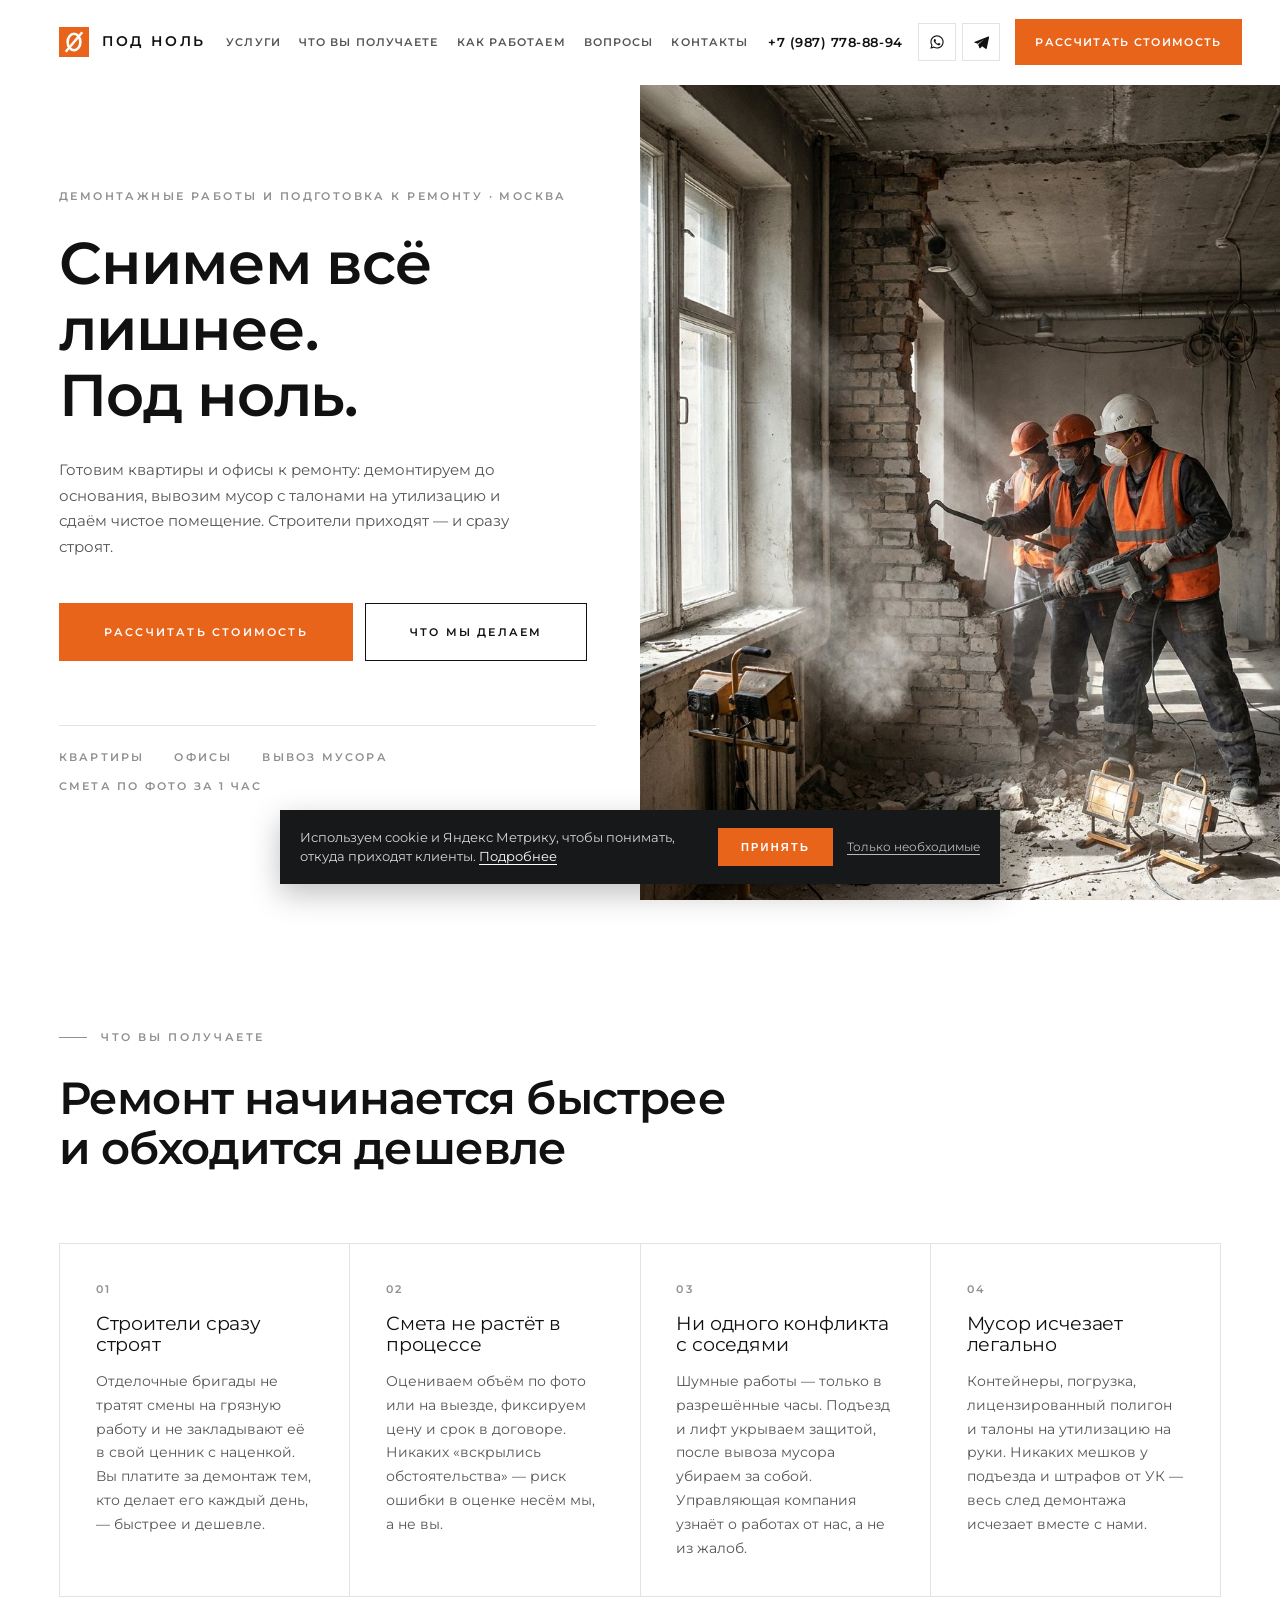
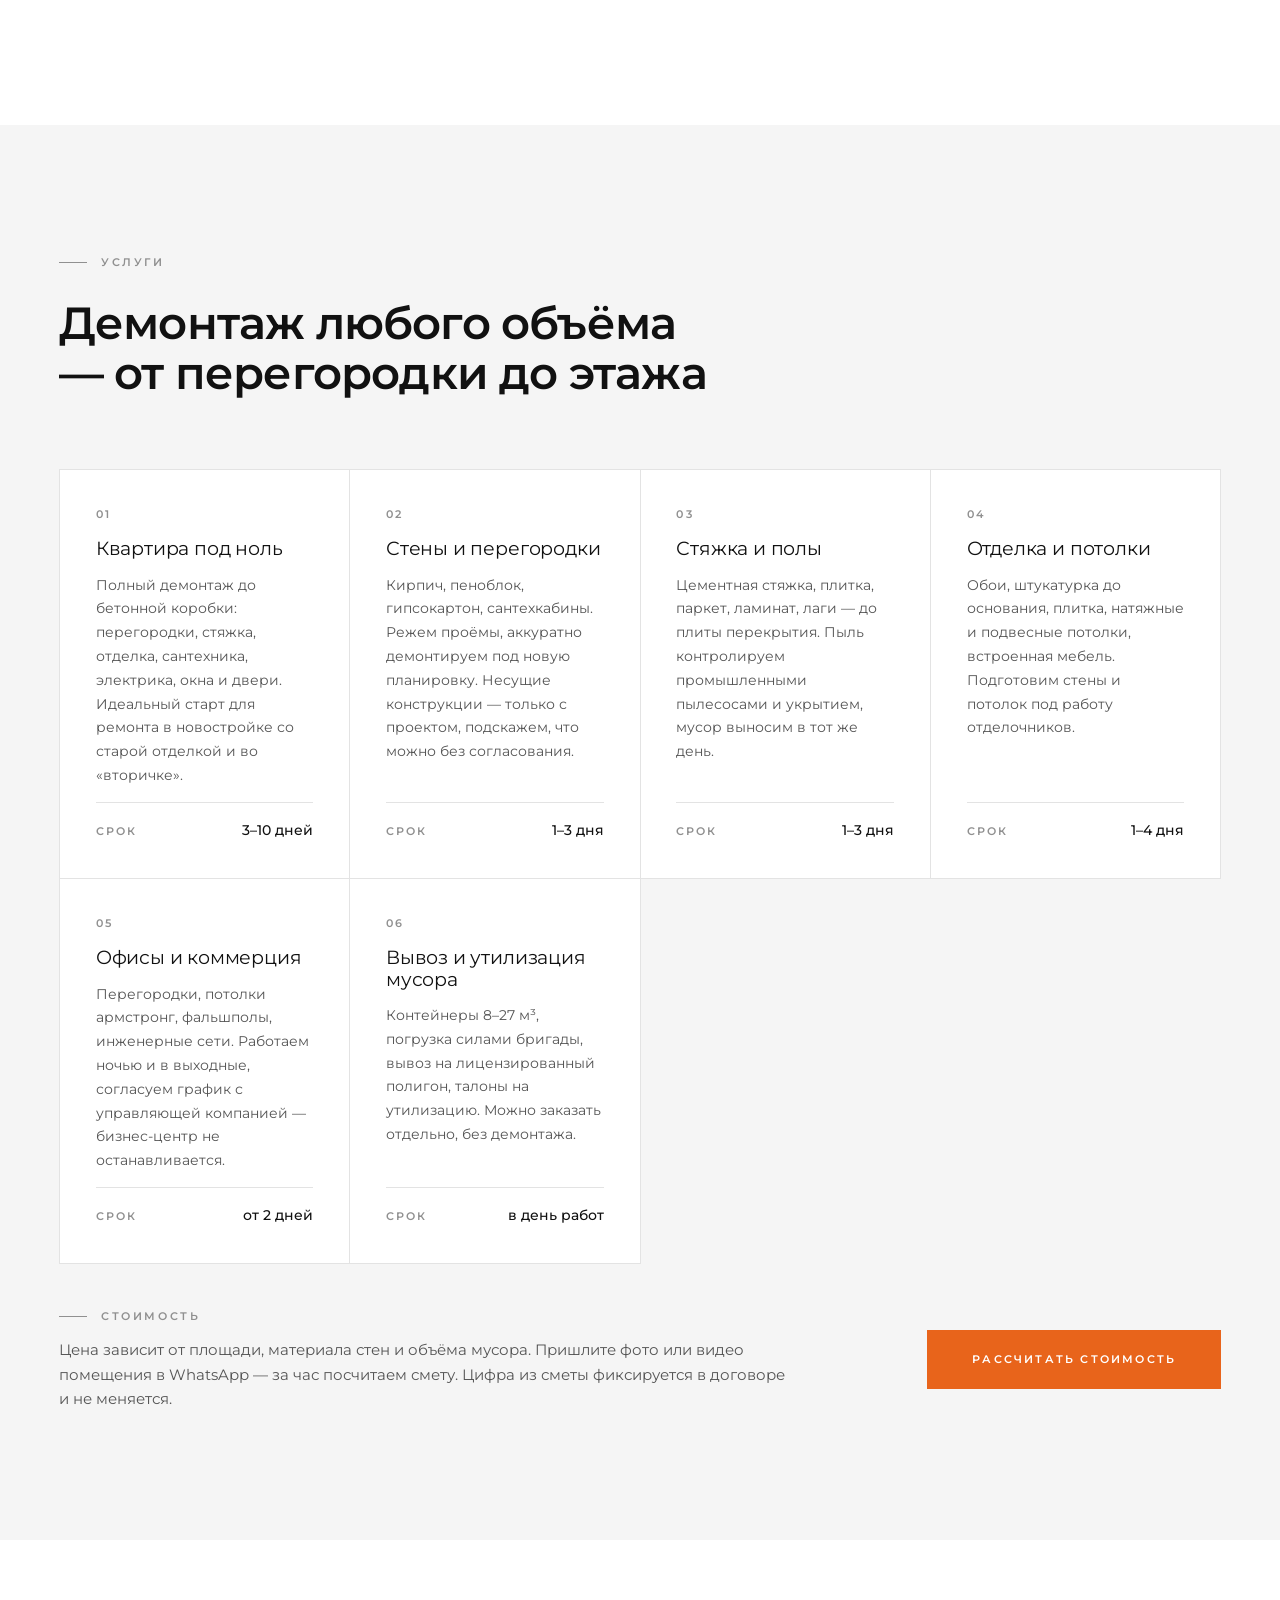
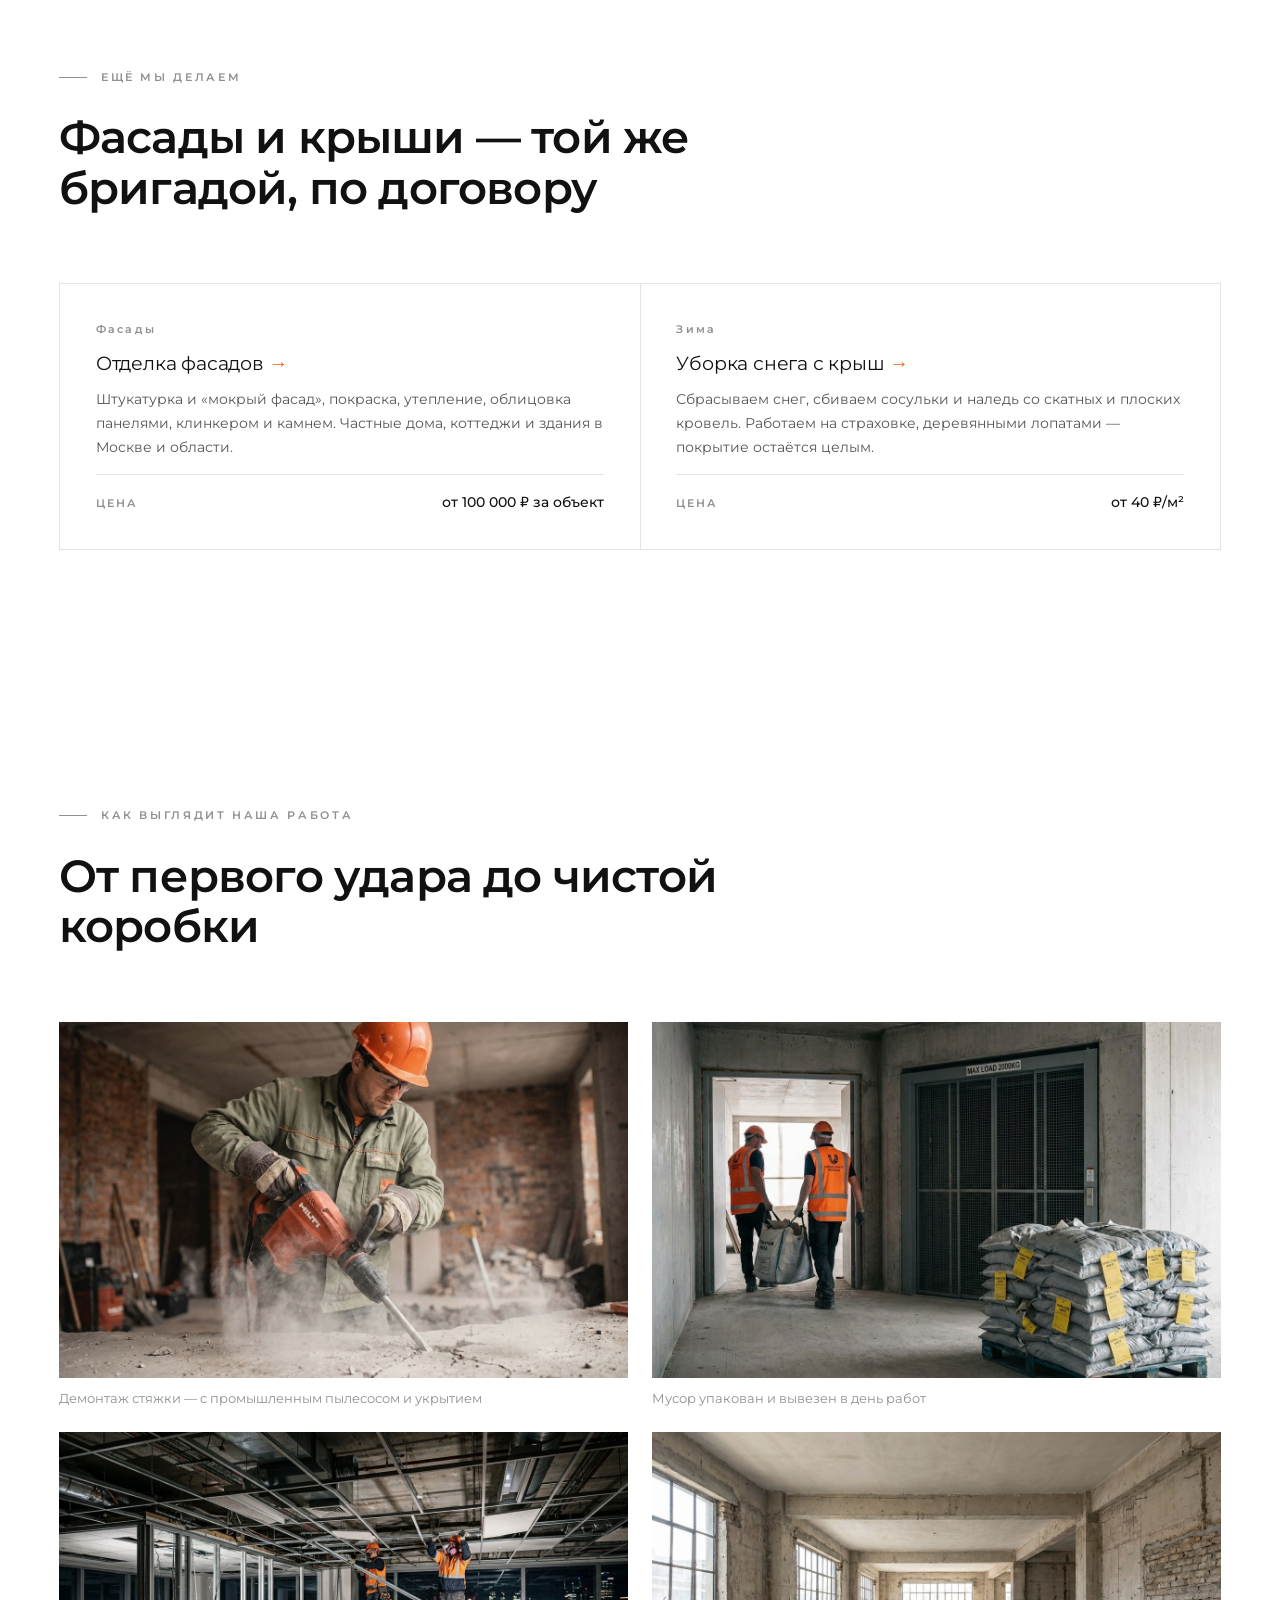
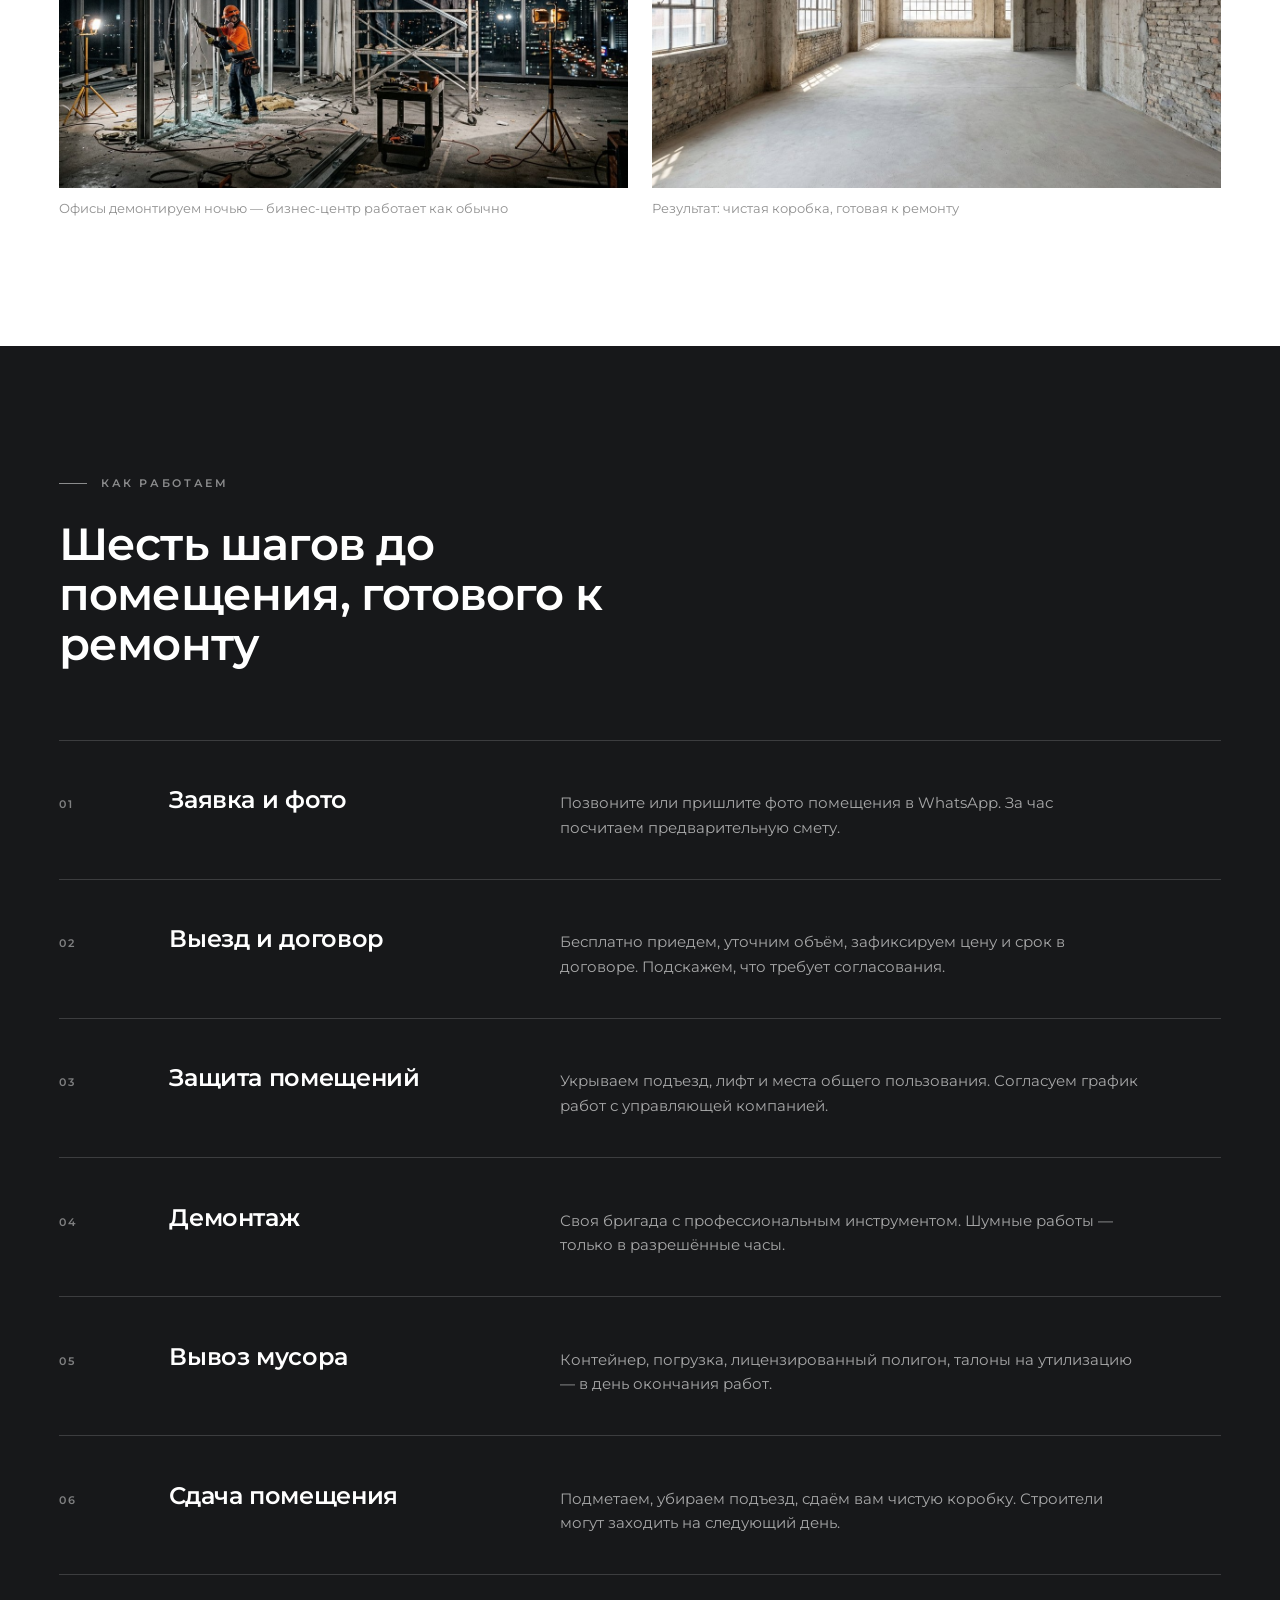
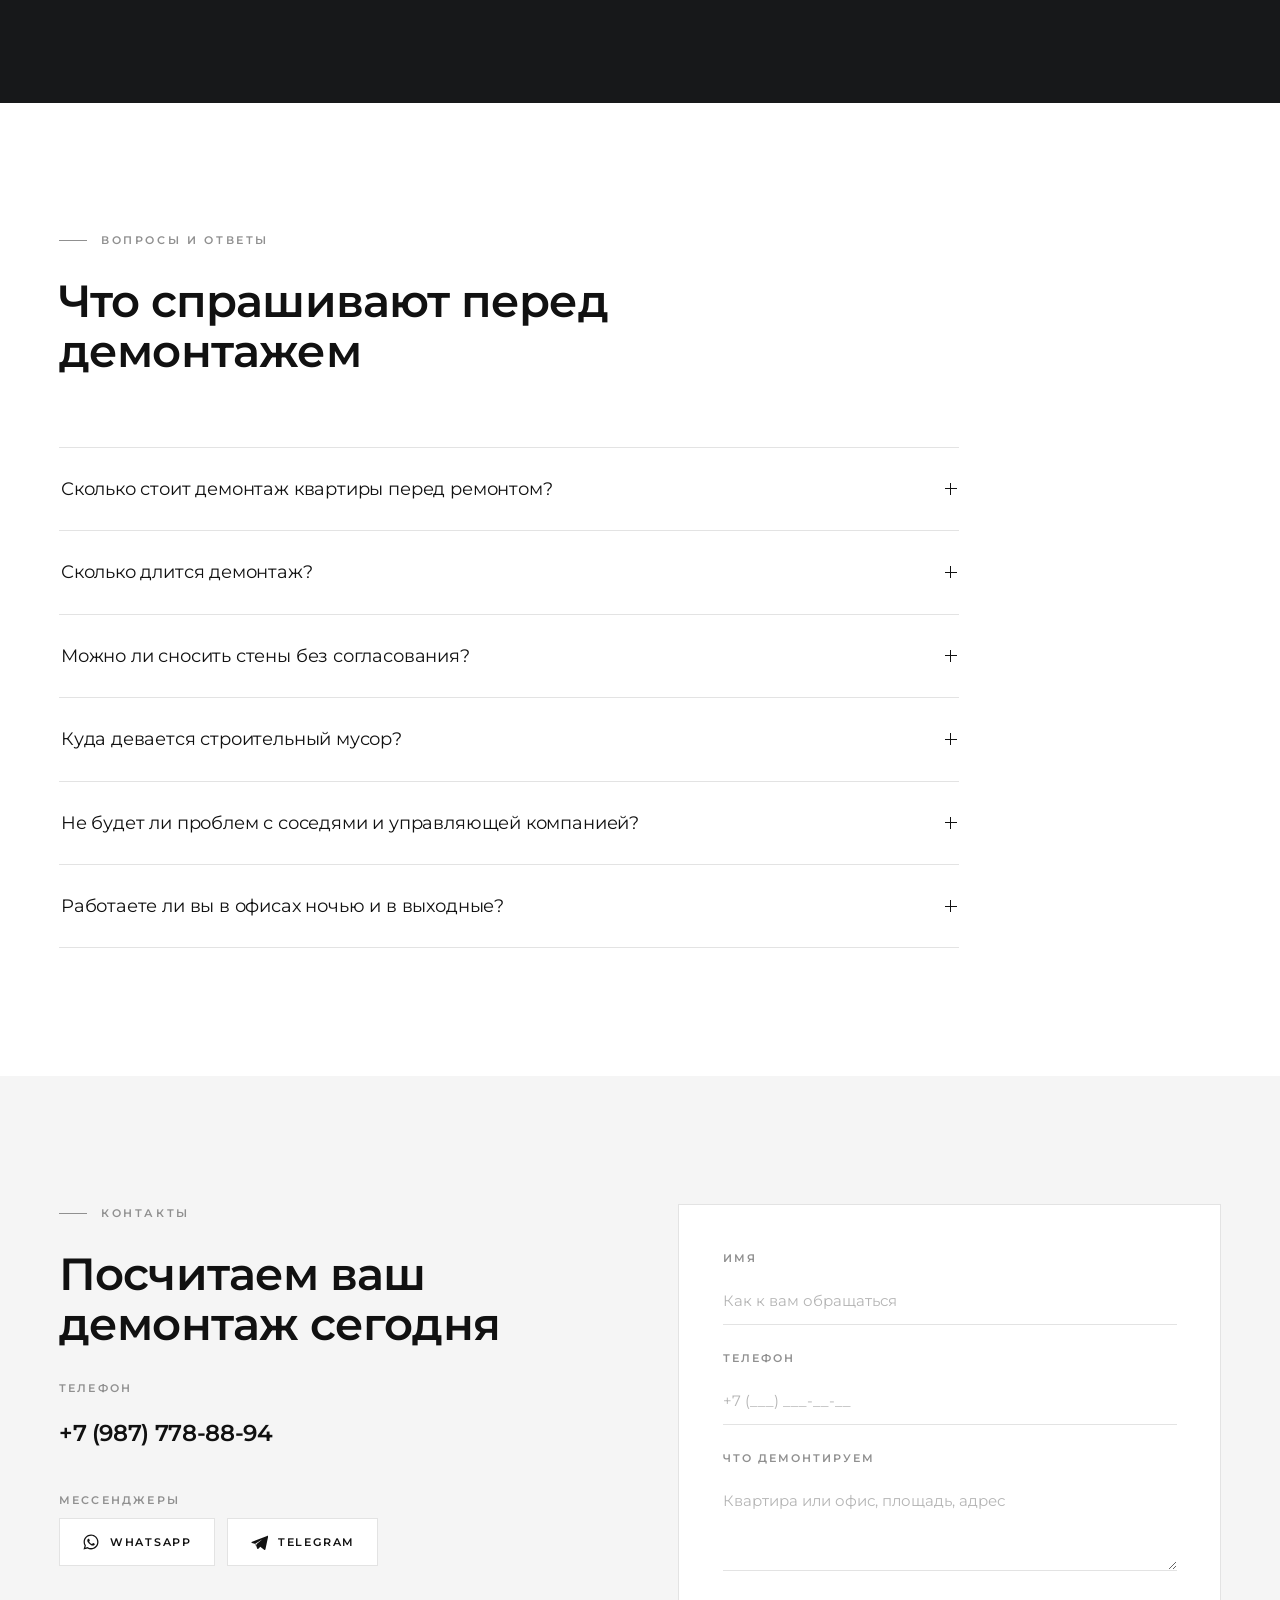
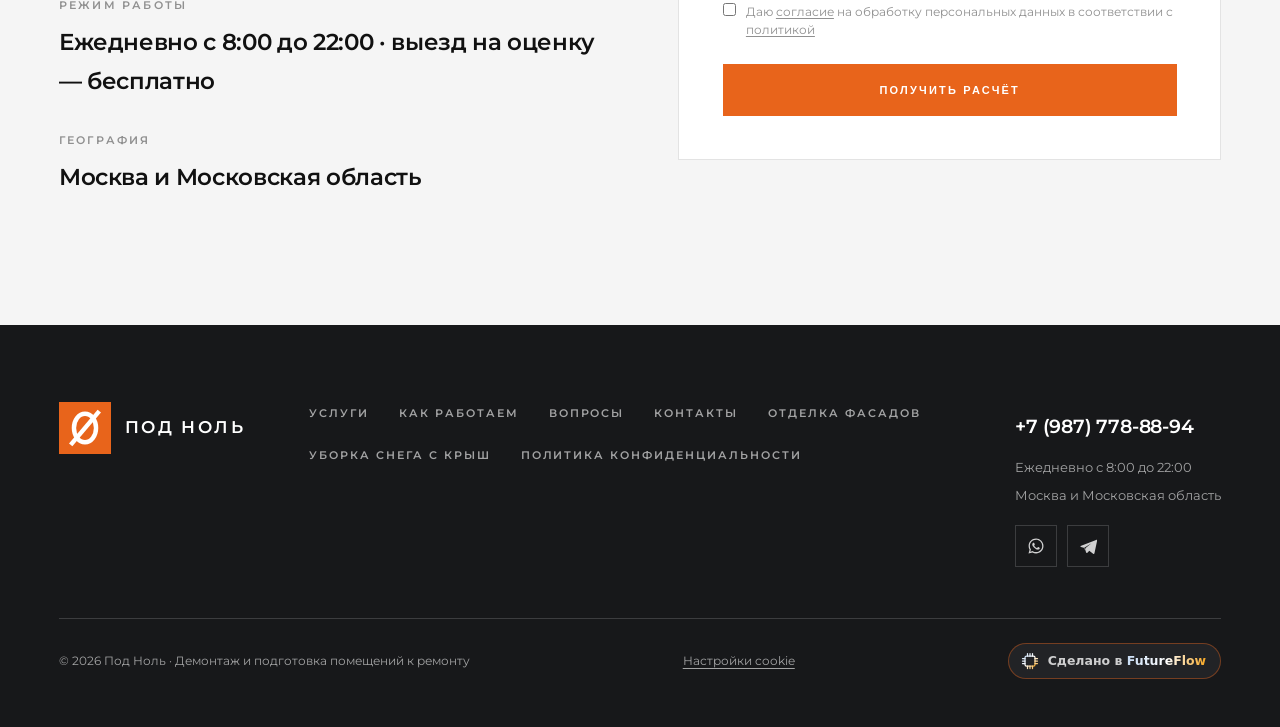
<file: index.html>
<!DOCTYPE html>
<html lang="ru">
<head>
  <meta charset="UTF-8">
  <meta name="viewport" content="width=device-width, initial-scale=1">
  <title>Демонтажные работы в Москве — подготовка квартир и офисов к ремонту | Под Ноль</title>
  <meta name="description" content="Демонтаж под ноль и подготовка помещений к ремонту в Москве: квартиры, офисы, коммерческие площади. Снос стен, демонтаж стяжки и отделки, вывоз мусора с талонами. Смета по фото за 1 час, фиксируем цену в договоре.">
  <link rel="canonical" href="https://xn--d1aofccc0h.xn--p1ai/">
  <meta name="robots" content="index, follow">

  <meta property="og:type" content="website">
  <meta property="og:site_name" content="Под Ноль">
  <meta property="og:locale" content="ru_RU">
  <meta property="og:title" content="Под Ноль — демонтаж и подготовка помещений к ремонту">
  <meta property="og:description" content="Готовим квартиры и офисы к ремонту: демонтаж до основания, вывоз мусора, чистое помещение к приходу строителей. Смета по фото за 1 час.">
  <meta property="og:url" content="https://xn--d1aofccc0h.xn--p1ai/">
  <meta property="og:image" content="https://xn--d1aofccc0h.xn--p1ai/assets/img/og-main.jpg">
  <meta property="og:image:width" content="1200">
  <meta property="og:image:height" content="630">
  <meta property="og:image:alt" content="Под Ноль — демонтаж под ноль в Москве">
  <meta name="twitter:card" content="summary_large_image">

  <link rel="icon" href="favicon.ico" sizes="32x32">
  <link rel="icon" href="favicon.svg" type="image/svg+xml">
  <link rel="apple-touch-icon" href="apple-touch-icon.png">
  <link rel="manifest" href="site.webmanifest">
  <meta name="theme-color" content="#17181A">

  <link rel="preload" href="assets/fonts/montserrat-cyrillic.woff2" as="font" type="font/woff2" crossorigin>
  <link rel="preload" href="assets/fonts/montserrat-latin.woff2" as="font" type="font/woff2" crossorigin>
  <link rel="stylesheet" href="css/style.css?v=2">
  <noscript><style>.reveal { opacity: 1; transform: none; }</style></noscript>
  <link rel="preload" as="image" href="assets/img/hero.jpg">

  <script type="application/ld+json">
  {
    "@context": "https://schema.org",
    "@type": "ProfessionalService",
    "@id": "https://xn--d1aofccc0h.xn--p1ai/#org",
    "name": "Под Ноль",
    "alternateName": "Под Ноль — демонтаж и подготовка помещений к ремонту",
    "description": "Демонтажные работы и подготовка помещений к ремонту в Москве: квартиры, офисы, коммерческие площади. Демонтаж стен, стяжки, отделки, вывоз и утилизация строительного мусора.",
    "url": "https://xn--d1aofccc0h.xn--p1ai/",
    "telephone": "+79877788894",
    "image": "https://xn--d1aofccc0h.xn--p1ai/assets/img/og-main.jpg",
    "logo": "https://xn--d1aofccc0h.xn--p1ai/assets/icons/icon-512.png",
    "priceRange": "₽₽",
    "address": { "@type": "PostalAddress", "addressLocality": "Москва", "addressCountry": "RU" },
    "areaServed": "Москва и Московская область",
    "openingHours": "Mo-Su 08:00-22:00",
    "hasOfferCatalog": {
      "@type": "OfferCatalog",
      "name": "Демонтажные работы",
      "itemListElement": [
        { "@type": "Offer", "itemOffered": { "@type": "Service", "name": "Комплексный демонтаж квартиры под ноль", "serviceType": "Демонтаж квартиры перед ремонтом", "description": "Полный демонтаж до бетонного основания: стены, стяжка, отделка, сантехника, электрика. Помещение готово к ремонту.", "areaServed": "Москва и Московская область", "provider": { "@id": "https://xn--d1aofccc0h.xn--p1ai/#org" } } },
        { "@type": "Offer", "itemOffered": { "@type": "Service", "name": "Демонтаж стен и перегородок", "serviceType": "Снос стен и перегородок", "description": "Кирпич, пеноблок, гипсокартон, сантехкабины. Аккуратная резка проёмов без повреждения несущих конструкций.", "areaServed": "Москва и Московская область", "provider": { "@id": "https://xn--d1aofccc0h.xn--p1ai/#org" } } },
        { "@type": "Offer", "itemOffered": { "@type": "Service", "name": "Демонтаж стяжки и полов", "serviceType": "Демонтаж напольных покрытий", "description": "Цементная стяжка, плитка, паркет, ламинат, лаги. Вынос и вывоз в тот же день.", "areaServed": "Москва и Московская область", "provider": { "@id": "https://xn--d1aofccc0h.xn--p1ai/#org" } } },
        { "@type": "Offer", "itemOffered": { "@type": "Service", "name": "Демонтаж в офисах и коммерческих помещениях", "serviceType": "Демонтаж офисных помещений", "description": "Перегородки, потолки армстронг, фальшполы, инженерия. Работаем ночью и в выходные — без остановки бизнес-центра.", "areaServed": "Москва и Московская область", "provider": { "@id": "https://xn--d1aofccc0h.xn--p1ai/#org" } } },
        { "@type": "Offer", "itemOffered": { "@type": "Service", "name": "Вывоз и утилизация строительного мусора", "serviceType": "Вывоз строительного мусора", "description": "Контейнеры 8–27 м³, погрузка, талоны на утилизацию. Мусор не остаётся у подъезда ни на день.", "areaServed": "Москва и Московская область", "provider": { "@id": "https://xn--d1aofccc0h.xn--p1ai/#org" } } },
        { "@type": "Offer", "priceSpecification": { "@type": "PriceSpecification", "minPrice": 100000, "priceCurrency": "RUB" }, "itemOffered": { "@type": "Service", "name": "Отделка фасадов", "serviceType": "Отделка фасадов частных домов и зданий", "url": "https://xn--d1aofccc0h.xn--p1ai/otdelka-fasadov.html", "areaServed": "Москва и Московская область", "provider": { "@id": "https://xn--d1aofccc0h.xn--p1ai/#org" } } },
        { "@type": "Offer", "priceSpecification": { "@type": "UnitPriceSpecification", "minPrice": 40, "priceCurrency": "RUB", "unitText": "м²" }, "itemOffered": { "@type": "Service", "name": "Уборка снега с крыш", "serviceType": "Очистка кровли от снега и наледи", "url": "https://xn--d1aofccc0h.xn--p1ai/uborka-snega-s-kryshi.html", "areaServed": "Москва и Московская область", "provider": { "@id": "https://xn--d1aofccc0h.xn--p1ai/#org" } } }
      ]
    }
  }
  </script>
  <script type="application/ld+json">
  {
    "@context": "https://schema.org",
    "@type": "FAQPage",
    "mainEntity": [
      { "@type": "Question", "name": "Сколько стоит демонтаж квартиры перед ремонтом?", "acceptedAnswer": { "@type": "Answer", "text": "Цена зависит от площади, материала стен и объёма мусора. Пришлите фото помещения в WhatsApp — за час посчитаем смету. Цифра из сметы фиксируется в договоре и не меняется в процессе." } },
      { "@type": "Question", "name": "Сколько длится демонтаж?", "acceptedAnswer": { "@type": "Answer", "text": "Однокомнатная квартира под ноль — 3–5 дней, трёхкомнатная — 5–10 дней, офис — от 2 дней в зависимости от площади. Точный срок фиксируем в договоре." } },
      { "@type": "Question", "name": "Можно ли сносить стены без согласования?", "acceptedAnswer": { "@type": "Answer", "text": "Ненесущие перегородки в большинстве случаев демонтируются без согласования, несущие конструкции не трогаем без проекта. Перед началом бесплатно подскажем, что в вашем помещении можно демонтировать сразу, а что требует согласования." } },
      { "@type": "Question", "name": "Куда девается строительный мусор?", "acceptedAnswer": { "@type": "Answer", "text": "Вывозим контейнерами на лицензированные полигоны и выдаём талоны на утилизацию. Мусор не остаётся у подъезда и не попадает в бытовые контейнеры — это защищает вас от штрафов и претензий управляющей компании." } },
      { "@type": "Question", "name": "Не будет ли проблем с соседями и управляющей компанией?", "acceptedAnswer": { "@type": "Answer", "text": "Работаем в разрешённые часы, места общего пользования укрываем защитными материалами, лифт — обивкой. После вывоза мусора убираем подъезд. Конфликты с УК — наша забота, а не ваша." } },
      { "@type": "Question", "name": "Работаете ли вы в офисах ночью и в выходные?", "acceptedAnswer": { "@type": "Answer", "text": "Да, демонтаж в бизнес-центрах чаще всего ведём ночью и в выходные, чтобы не мешать работе арендаторов. Согласуем график с управляющей компанией здания." } }
    ]
  }
  </script>
</head>
<body>

  <header class="header" id="header">
    <div class="container header__in">
      <a class="logo" href="./" aria-label="Под Ноль — на главную">
        <svg class="logo__mark" viewBox="0 0 40 40" aria-hidden="true">
          <rect x="0" y="0" width="40" height="40" fill="#E8641B"/>
          <ellipse cx="20" cy="20" rx="8.5" ry="11" fill="none" stroke="#fff" stroke-width="3.4"/>
          <path d="M9 33 31 7" stroke="#fff" stroke-width="3.4"/>
        </svg>
        <span class="logo__text">Под Ноль</span>
      </a>
      <nav class="nav" id="nav" aria-label="Основная навигация">
        <a href="#services">Услуги</a>
        <a href="#value">Что вы получаете</a>
        <a href="#process">Как работаем</a>
        <a href="#faq">Вопросы</a>
        <a href="#contacts">Контакты</a>
        <div class="nav__contacts">
          <a class="nav__phone" href="tel:+79877788894">+7 (987) 778-88-94</a>
          <div class="nav__messengers">
          <a href="https://wa.me/79877788894" rel="noopener" target="_blank" aria-label="Написать в WhatsApp"><svg viewBox="0 0 24 24" aria-hidden="true"><path d="M12.04 2C6.58 2 2.13 6.45 2.13 11.91c0 1.75.46 3.45 1.32 4.95L2 22l5.25-1.38a9.9 9.9 0 0 0 4.79 1.22h.01c5.46 0 9.91-4.45 9.91-9.91 0-2.65-1.03-5.14-2.9-7.01A9.82 9.82 0 0 0 12.04 2Zm0 18.15h-.01a8.2 8.2 0 0 1-4.19-1.15l-.3-.18-3.12.82.83-3.04-.2-.31a8.19 8.19 0 0 1-1.26-4.38c0-4.54 3.7-8.24 8.25-8.24 2.2 0 4.27.86 5.83 2.42a8.19 8.19 0 0 1 2.41 5.83c0 4.54-3.69 8.23-8.24 8.23Z"/><path d="M16.56 14.24c-.25-.13-1.47-.72-1.69-.81-.23-.08-.39-.12-.56.13-.16.24-.64.8-.78.97-.14.16-.29.19-.53.06-.25-.12-1.05-.38-1.99-1.23-.74-.65-1.23-1.46-1.38-1.71-.14-.24-.01-.38.11-.5.11-.11.25-.29.37-.44.13-.14.17-.24.25-.41.09-.16.04-.3-.02-.43-.06-.12-.56-1.34-.76-1.84-.2-.48-.4-.42-.56-.42-.14-.01-.3-.01-.47-.01-.16 0-.43.06-.65.3-.23.25-.86.84-.86 2.05s.88 2.38 1 2.54c.13.17 1.74 2.65 4.21 3.72.59.25 1.05.4 1.4.52.59.19 1.13.16 1.55.1.47-.07 1.46-.6 1.67-1.18.2-.58.2-1.07.14-1.18-.06-.1-.22-.16-.47-.29Z"/></svg></a>
          <a href="https://t.me/+79877788894" rel="noopener" target="_blank" aria-label="Написать в Telegram"><svg viewBox="0 0 24 24" aria-hidden="true"><path d="M21.94 4.3 2.9 11.64c-1.3.52-1.29 1.26-.24 1.58l4.89 1.52 1.87 5.75c.23.63.11.88.77.88.51 0 .73-.23 1.02-.51l2.47-2.4 5.14 3.8c.94.52 1.62.25 1.86-.87l3.37-15.88c.34-1.37-.53-1.99-1.42-1.58Zm-13.1 10.5-.02.03-.86 2.65-.98-3.03 9.6-6.02-7.74 6.37Z"/></svg></a>
        </div>
          <a class="btn nav__cta" href="#contacts" data-modal-open="Рассчитать стоимость">Рассчитать стоимость</a>
        </div>
      </nav>
      <div class="header__contacts">
        <a class="header__phone" href="tel:+79877788894">+7 (987) 778-88-94</a>
        <div class="header__messengers">
          <a href="https://wa.me/79877788894" rel="noopener" target="_blank" aria-label="Написать в WhatsApp"><svg viewBox="0 0 24 24" aria-hidden="true"><path d="M12.04 2C6.58 2 2.13 6.45 2.13 11.91c0 1.75.46 3.45 1.32 4.95L2 22l5.25-1.38a9.9 9.9 0 0 0 4.79 1.22h.01c5.46 0 9.91-4.45 9.91-9.91 0-2.65-1.03-5.14-2.9-7.01A9.82 9.82 0 0 0 12.04 2Zm0 18.15h-.01a8.2 8.2 0 0 1-4.19-1.15l-.3-.18-3.12.82.83-3.04-.2-.31a8.19 8.19 0 0 1-1.26-4.38c0-4.54 3.7-8.24 8.25-8.24 2.2 0 4.27.86 5.83 2.42a8.19 8.19 0 0 1 2.41 5.83c0 4.54-3.69 8.23-8.24 8.23Z"/><path d="M16.56 14.24c-.25-.13-1.47-.72-1.69-.81-.23-.08-.39-.12-.56.13-.16.24-.64.8-.78.97-.14.16-.29.19-.53.06-.25-.12-1.05-.38-1.99-1.23-.74-.65-1.23-1.46-1.38-1.71-.14-.24-.01-.38.11-.5.11-.11.25-.29.37-.44.13-.14.17-.24.25-.41.09-.16.04-.3-.02-.43-.06-.12-.56-1.34-.76-1.84-.2-.48-.4-.42-.56-.42-.14-.01-.3-.01-.47-.01-.16 0-.43.06-.65.3-.23.25-.86.84-.86 2.05s.88 2.38 1 2.54c.13.17 1.74 2.65 4.21 3.72.59.25 1.05.4 1.4.52.59.19 1.13.16 1.55.1.47-.07 1.46-.6 1.67-1.18.2-.58.2-1.07.14-1.18-.06-.1-.22-.16-.47-.29Z"/></svg></a>
          <a href="https://t.me/+79877788894" rel="noopener" target="_blank" aria-label="Написать в Telegram"><svg viewBox="0 0 24 24" aria-hidden="true"><path d="M21.94 4.3 2.9 11.64c-1.3.52-1.29 1.26-.24 1.58l4.89 1.52 1.87 5.75c.23.63.11.88.77.88.51 0 .73-.23 1.02-.51l2.47-2.4 5.14 3.8c.94.52 1.62.25 1.86-.87l3.37-15.88c.34-1.37-.53-1.99-1.42-1.58Zm-13.1 10.5-.02.03-.86 2.65-.98-3.03 9.6-6.02-7.74 6.37Z"/></svg></a>
        </div>
        <a class="btn btn--sm" href="#contacts" data-modal-open="Рассчитать стоимость">Рассчитать стоимость</a>
      </div>
      <button class="burger" id="burger" aria-label="Открыть меню" aria-expanded="false">
        <span></span><span></span><span></span>
      </button>
    </div>
  </header>

  <main>
    <section class="hero">
      <div class="hero__text">
        <h1 class="hero__eyebrow">Демонтажные работы и подготовка к ремонту · Москва</h1>
        <p class="hero__title">Снимем всё лишнее. Под ноль.</p>
        <p class="hero__sub">Готовим квартиры и офисы к ремонту: демонтируем до основания, вывозим мусор с талонами на утилизацию и сдаём чистое помещение. Строители приходят — и сразу строят.</p>
        <div class="hero__cta">
          <a class="btn" href="#contacts" data-modal-open="Рассчитать стоимость">Рассчитать стоимость</a>
          <a class="btn btn--ghost" href="#services">Что мы делаем</a>
        </div>
        <div class="hero__meta">
          <span>Квартиры</span>
          <span>Офисы</span>
          <span>Вывоз мусора</span>
          <span>Смета по фото за 1 час</span>
        </div>
      </div>
      <div class="hero__media">
        <img src="assets/img/hero.jpg" alt="Бригада в касках демонтирует кирпичную перегородку в квартире — демонтажные работы «Под Ноль»" fetchpriority="high" width="896" height="1200">
      </div>
    </section>

    <section class="section" id="value">
      <div class="container">
        <div class="section__head reveal">
          <div>
            <span class="section-label">Что вы получаете</span>
            <h2 class="section-title">Ремонт начинается быстрее и обходится дешевле</h2>
          </div>
        </div>
        <div class="services-grid">
          <article class="service reveal">
            <span class="service__num">01</span>
            <h3>Строители сразу строят</h3>
            <p>Отделочные бригады не тратят смены на грязную работу и не закладывают её в свой ценник с наценкой. Вы платите за демонтаж тем, кто делает его каждый день, — быстрее и дешевле.</p>
          </article>
          <article class="service reveal">
            <span class="service__num">02</span>
            <h3>Смета не растёт в процессе</h3>
            <p>Оцениваем объём по фото или на выезде, фиксируем цену и срок в договоре. Никаких «вскрылись обстоятельства» — риск ошибки в оценке несём мы, а не вы.</p>
          </article>
          <article class="service reveal">
            <span class="service__num">03</span>
            <h3>Ни одного конфликта с соседями</h3>
            <p>Шумные работы — только в разрешённые часы. Подъезд и лифт укрываем защитой, после вывоза мусора убираем за собой. Управляющая компания узнаёт о работах от нас, а не из жалоб.</p>
          </article>
          <article class="service reveal">
            <span class="service__num">04</span>
            <h3>Мусор исчезает легально</h3>
            <p>Контейнеры, погрузка, лицензированный полигон и талоны на утилизацию на руки. Никаких мешков у подъезда и штрафов от УК — весь след демонтажа исчезает вместе с нами.</p>
          </article>
        </div>
      </div>
    </section>

    <section class="section section--soft" id="services">
      <div class="container">
        <div class="section__head reveal">
          <div>
            <span class="section-label">Услуги</span>
            <h2 class="section-title">Демонтаж любого объёма — от перегородки до этажа</h2>
          </div>
        </div>
        <div class="services-grid">
          <article class="service reveal">
            <span class="service__num">01</span>
            <h3>Квартира под ноль</h3>
            <p>Полный демонтаж до бетонной коробки: перегородки, стяжка, отделка, сантехника, электрика, окна и двери. Идеальный старт для ремонта в новостройке со старой отделкой и во «вторичке».</p>
            <dl class="service__meta"><dt>Срок</dt><dd>3–10 дней</dd></dl>
          </article>
          <article class="service reveal">
            <span class="service__num">02</span>
            <h3>Стены и перегородки</h3>
            <p>Кирпич, пеноблок, гипсокартон, сантехкабины. Режем проёмы, аккуратно демонтируем под новую планировку. Несущие конструкции — только с проектом, подскажем, что можно без согласования.</p>
            <dl class="service__meta"><dt>Срок</dt><dd>1–3 дня</dd></dl>
          </article>
          <article class="service reveal">
            <span class="service__num">03</span>
            <h3>Стяжка и полы</h3>
            <p>Цементная стяжка, плитка, паркет, ламинат, лаги — до плиты перекрытия. Пыль контролируем промышленными пылесосами и укрытием, мусор выносим в тот же день.</p>
            <dl class="service__meta"><dt>Срок</dt><dd>1–3 дня</dd></dl>
          </article>
          <article class="service reveal">
            <span class="service__num">04</span>
            <h3>Отделка и потолки</h3>
            <p>Обои, штукатурка до основания, плитка, натяжные и подвесные потолки, встроенная мебель. Подготовим стены и потолок под работу отделочников.</p>
            <dl class="service__meta"><dt>Срок</dt><dd>1–4 дня</dd></dl>
          </article>
          <article class="service reveal">
            <span class="service__num">05</span>
            <h3>Офисы и коммерция</h3>
            <p>Перегородки, потолки армстронг, фальшполы, инженерные сети. Работаем ночью и в выходные, согласуем график с управляющей компанией — бизнес-центр не останавливается.</p>
            <dl class="service__meta"><dt>Срок</dt><dd>от 2 дней</dd></dl>
          </article>
          <article class="service reveal">
            <span class="service__num">06</span>
            <h3>Вывоз и утилизация мусора</h3>
            <p>Контейнеры 8–27 м³, погрузка силами бригады, вывоз на лицензированный полигон, талоны на утилизацию. Можно заказать отдельно, без демонтажа.</p>
            <dl class="service__meta"><dt>Срок</dt><dd>в день работ</dd></dl>
          </article>
        </div>
        <div class="services-note reveal">
          <div class="services-note__text">
            <span class="section-label">Стоимость</span>
            <p>Цена зависит от площади, материала стен и объёма мусора. Пришлите фото или видео помещения в WhatsApp — за час посчитаем смету. Цифра из сметы фиксируется в договоре и не меняется.</p>
          </div>
          <a class="btn" href="#contacts" data-modal-open="Рассчитать стоимость">Рассчитать стоимость</a>
        </div>
      </div>
    </section>

    <section class="section" id="more-services">
      <div class="container">
        <div class="section__head reveal">
          <div>
            <span class="section-label">Ещё мы делаем</span>
            <h2 class="section-title">Фасады и крыши — той же бригадой, по договору</h2>
          </div>
        </div>
        <div class="services-grid services-grid--two">
          <a class="service service--link reveal" href="otdelka-fasadov.html">
            <span class="service__num">Фасады</span>
            <h3>Отделка фасадов</h3>
            <p>Штукатурка и «мокрый фасад», покраска, утепление, облицовка панелями, клинкером и камнем. Частные дома, коттеджи и здания в Москве и области.</p>
            <dl class="service__meta"><dt>Цена</dt><dd>от 100 000 ₽ за объект</dd></dl>
          </a>
          <a class="service service--link reveal" href="uborka-snega-s-kryshi.html">
            <span class="service__num">Зима</span>
            <h3>Уборка снега с крыш</h3>
            <p>Сбрасываем снег, сбиваем сосульки и наледь со скатных и плоских кровель. Работаем на страховке, деревянными лопатами — покрытие остаётся целым.</p>
            <dl class="service__meta"><dt>Цена</dt><dd>от 40 ₽/м²</dd></dl>
          </a>
        </div>
      </div>
    </section>

    <section class="section">
      <div class="container">
        <div class="section__head reveal">
          <div>
            <span class="section-label">Как выглядит наша работа</span>
            <h2 class="section-title">От первого удара до чистой коробки</h2>
          </div>
        </div>
        <div class="photos">
          <figure class="reveal"><img src="assets/img/screed.jpg" alt="Демонтаж стяжки пола отбойным молотком в квартире" loading="lazy" width="1376" height="768"><figcaption>Демонтаж стяжки — с промышленным пылесосом и укрытием</figcaption></figure>
          <figure class="reveal"><img src="assets/img/waste.jpg" alt="Вынос мешков со строительным мусором из квартиры" loading="lazy" width="1376" height="768"><figcaption>Мусор упакован и вывезен в день работ</figcaption></figure>
          <figure class="reveal"><img src="assets/img/office.jpg" alt="Ночной демонтаж подвесного потолка и перегородок в офисе бизнес-центра" loading="lazy" width="1376" height="768"><figcaption>Офисы демонтируем ночью — бизнес-центр работает как обычно</figcaption></figure>
          <figure class="reveal"><img src="assets/img/shell.jpg" alt="Квартира после полного демонтажа — чистая бетонная коробка, готовая к ремонту" loading="lazy" width="1376" height="768"><figcaption>Результат: чистая коробка, готовая к ремонту</figcaption></figure>
        </div>
      </div>
    </section>

    <section class="section section--dark" id="process">
      <div class="container">
        <div class="section__head reveal">
          <div>
            <span class="section-label">Как работаем</span>
            <h2 class="section-title">Шесть шагов до помещения, готового к ремонту</h2>
          </div>
        </div>
        <div class="process">
          <div class="process__row reveal">
            <span class="process__num">01</span>
            <span class="process__name">Заявка и фото</span>
            <p class="process__text">Позвоните или пришлите фото помещения в WhatsApp. За час посчитаем предварительную смету.</p>
          </div>
          <div class="process__row reveal">
            <span class="process__num">02</span>
            <span class="process__name">Выезд и договор</span>
            <p class="process__text">Бесплатно приедем, уточним объём, зафиксируем цену и срок в договоре. Подскажем, что требует согласования.</p>
          </div>
          <div class="process__row reveal">
            <span class="process__num">03</span>
            <span class="process__name">Защита помещений</span>
            <p class="process__text">Укрываем подъезд, лифт и места общего пользования. Согласуем график работ с управляющей компанией.</p>
          </div>
          <div class="process__row reveal">
            <span class="process__num">04</span>
            <span class="process__name">Демонтаж</span>
            <p class="process__text">Своя бригада с профессиональным инструментом. Шумные работы — только в разрешённые часы.</p>
          </div>
          <div class="process__row reveal">
            <span class="process__num">05</span>
            <span class="process__name">Вывоз мусора</span>
            <p class="process__text">Контейнер, погрузка, лицензированный полигон, талоны на утилизацию — в день окончания работ.</p>
          </div>
          <div class="process__row reveal">
            <span class="process__num">06</span>
            <span class="process__name">Сдача помещения</span>
            <p class="process__text">Подметаем, убираем подъезд, сдаём вам чистую коробку. Строители могут заходить на следующий день.</p>
          </div>
        </div>
      </div>
    </section>

    <section class="section" id="faq">
      <div class="container">
        <div class="section__head reveal">
          <div>
            <span class="section-label">Вопросы и ответы</span>
            <h2 class="section-title">Что спрашивают перед демонтажем</h2>
          </div>
        </div>
        <div class="faq reveal">
          <details>
            <summary>Сколько стоит демонтаж квартиры перед ремонтом?</summary>
            <p class="faq__a">Цена зависит от площади, материала стен и объёма мусора. Пришлите фото помещения в WhatsApp на <a href="https://wa.me/79877788894" rel="noopener" target="_blank">+7&nbsp;(987)&nbsp;778-88-94</a> — за час посчитаем смету. Цифра из сметы фиксируется в договоре и не меняется в процессе.</p>
          </details>
          <details>
            <summary>Сколько длится демонтаж?</summary>
            <p class="faq__a">Однокомнатная квартира под ноль — 3–5 дней, трёхкомнатная — 5–10 дней, офис — от 2 дней в зависимости от площади. Точный срок фиксируем в договоре.</p>
          </details>
          <details>
            <summary>Можно ли сносить стены без согласования?</summary>
            <p class="faq__a">Ненесущие перегородки в большинстве случаев демонтируются без согласования, несущие конструкции не трогаем без проекта. Перед началом бесплатно подскажем, что в вашем помещении можно демонтировать сразу, а что требует согласования.</p>
          </details>
          <details>
            <summary>Куда девается строительный мусор?</summary>
            <p class="faq__a">Вывозим контейнерами на лицензированные полигоны и выдаём талоны на утилизацию. Мусор не остаётся у подъезда и не попадает в бытовые контейнеры — это защищает вас от штрафов и претензий управляющей компании.</p>
          </details>
          <details>
            <summary>Не будет ли проблем с соседями и управляющей компанией?</summary>
            <p class="faq__a">Работаем в разрешённые часы, места общего пользования укрываем защитными материалами, лифт — обивкой. После вывоза мусора убираем подъезд. Конфликты с УК — наша забота, а не ваша.</p>
          </details>
          <details>
            <summary>Работаете ли вы в офисах ночью и в выходные?</summary>
            <p class="faq__a">Да, демонтаж в бизнес-центрах чаще всего ведём ночью и в выходные, чтобы не мешать работе арендаторов. Согласуем график с управляющей компанией здания.</p>
          </details>
        </div>
      </div>
    </section>

    <section class="section section--soft" id="contacts">
      <div class="container contact">
        <div class="contact__info reveal">
          <div>
            <span class="section-label">Контакты</span>
            <h2 class="section-title">Посчитаем ваш демонтаж сегодня</h2>
          </div>
          <div class="contact__row">
            <div class="contact__label">Телефон</div>
            <a href="tel:+79877788894">+7 (987) 778-88-94</a>
          </div>
          <div class="contact__row">
            <div class="contact__label">Мессенджеры</div>
            <div class="messengers">
              <a class="messenger" href="https://wa.me/79877788894" rel="noopener" target="_blank" aria-label="Написать в WhatsApp на +7 987 778-88-94">
                <svg viewBox="0 0 24 24" aria-hidden="true" focusable="false"><path d="M12.04 2C6.58 2 2.13 6.45 2.13 11.91c0 1.75.46 3.45 1.32 4.95L2 22l5.25-1.38a9.9 9.9 0 0 0 4.79 1.22h.01c5.46 0 9.91-4.45 9.91-9.91 0-2.65-1.03-5.14-2.9-7.01A9.82 9.82 0 0 0 12.04 2Zm0 18.15h-.01a8.2 8.2 0 0 1-4.19-1.15l-.3-.18-3.12.82.83-3.04-.2-.31a8.19 8.19 0 0 1-1.26-4.38c0-4.54 3.7-8.24 8.25-8.24 2.2 0 4.27.86 5.83 2.42a8.19 8.19 0 0 1 2.41 5.83c0 4.54-3.69 8.23-8.24 8.23Z"/><path d="M16.56 14.24c-.25-.13-1.47-.72-1.69-.81-.23-.08-.39-.12-.56.13-.16.24-.64.8-.78.97-.14.16-.29.19-.53.06-.25-.12-1.05-.38-1.99-1.23-.74-.65-1.23-1.46-1.38-1.71-.14-.24-.01-.38.11-.5.11-.11.25-.29.37-.44.13-.14.17-.24.25-.41.09-.16.04-.3-.02-.43-.06-.12-.56-1.34-.76-1.84-.2-.48-.4-.42-.56-.42-.14-.01-.3-.01-.47-.01-.16 0-.43.06-.65.3-.23.25-.86.84-.86 2.05s.88 2.38 1 2.54c.13.17 1.74 2.65 4.21 3.72.59.25 1.05.4 1.4.52.59.19 1.13.16 1.55.1.47-.07 1.46-.6 1.67-1.18.2-.58.2-1.07.14-1.18-.06-.1-.22-.16-.47-.29Z"/></svg>
                <span>WhatsApp</span>
              </a>
              <a class="messenger" href="https://t.me/+79877788894" rel="noopener" target="_blank" aria-label="Написать в Telegram на +7 987 778-88-94">
                <svg viewBox="0 0 24 24" aria-hidden="true" focusable="false"><path d="M21.94 4.3 2.9 11.64c-1.3.52-1.29 1.26-.24 1.58l4.89 1.52 1.87 5.75c.23.63.11.88.77.88.51 0 .73-.23 1.02-.51l2.47-2.4 5.14 3.8c.94.52 1.62.25 1.86-.87l3.37-15.88c.34-1.37-.53-1.99-1.42-1.58Zm-13.1 10.5-.02.03-.86 2.65-.98-3.03 9.6-6.02-7.74 6.37Z"/></svg>
                <span>Telegram</span>
              </a>
            </div>
          </div>
          <div class="contact__row">
            <div class="contact__label">Режим работы</div>
            <p>Ежедневно с 8:00 до 22:00 · выезд на оценку — бесплатно</p>
          </div>
          <div class="contact__row">
            <div class="contact__label">География</div>
            <p>Москва и Московская область</p>
          </div>
        </div>
        <form class="form reveal" id="lead-form" novalidate data-endpoint="api/lead.php">
          <input class="form__trap" type="text" name="company" tabindex="-1" autocomplete="off" aria-hidden="true">
          <input type="hidden" name="site" value="подноль.рф">
        <input type="hidden" name="source" value="Форма в разделе «Контакты»">
          <div class="form__field">
            <label for="f-name">Имя</label>
            <input id="f-name" name="name" type="text" autocomplete="name" required placeholder="Как к вам обращаться">
          </div>
          <div class="form__field">
            <label for="f-phone">Телефон</label>
            <input id="f-phone" name="phone" type="tel" autocomplete="tel" required placeholder="+7 (___) ___-__-__">
          </div>
          <div class="form__field">
            <label for="f-msg">Что демонтируем</label>
            <textarea id="f-msg" name="message" rows="3" placeholder="Квартира или офис, площадь, адрес"></textarea>
          </div>
          <label class="form__consent">
            <input type="checkbox" required>
            <span>Даю <a href="consent.html">согласие</a> на обработку персональных данных в соответствии с <a href="privacy.html">политикой</a></span>
          </label>
          <button class="btn" type="submit">Получить расчёт</button>
          <p class="form__done">Спасибо! Перезвоним в течение часа в рабочее время.</p>
        </form>
      </div>
    </section>
  </main>

  <footer class="footer">
    <div class="container">
      <div class="footer__top">
        <a class="footer__logo" href="./" aria-label="Под Ноль — на главную">
          <svg viewBox="0 0 40 40" width="52" height="52" aria-hidden="true">
            <rect x="0" y="0" width="40" height="40" fill="#E8641B"/>
            <ellipse cx="20" cy="20" rx="8.5" ry="11" fill="none" stroke="#fff" stroke-width="3.4"/>
            <path d="M9 33 31 7" stroke="#fff" stroke-width="3.4"/>
          </svg>
          <span class="footer__wordmark">Под Ноль</span>
        </a>
        <nav class="footer__nav" aria-label="Навигация в подвале">
          <a href="#services">Услуги</a>
          <a href="#process">Как работаем</a>
          <a href="#faq">Вопросы</a>
          <a href="#contacts">Контакты</a>
          <a href="otdelka-fasadov.html">Отделка фасадов</a>
          <a href="uborka-snega-s-kryshi.html">Уборка снега с крыш</a>
          <a href="privacy.html">Политика конфиденциальности</a>
        </nav>
        <div class="footer__contact">
          <a class="footer__phone" href="tel:+79877788894">+7 (987) 778-88-94</a>
          <span>Ежедневно с 8:00 до 22:00</span>
          <span>Москва и Московская область</span>
          <div class="footer__messengers">
            <a href="https://wa.me/79877788894" rel="noopener" target="_blank" aria-label="Написать в WhatsApp"><svg viewBox="0 0 24 24" aria-hidden="true"><path d="M12.04 2C6.58 2 2.13 6.45 2.13 11.91c0 1.75.46 3.45 1.32 4.95L2 22l5.25-1.38a9.9 9.9 0 0 0 4.79 1.22h.01c5.46 0 9.91-4.45 9.91-9.91 0-2.65-1.03-5.14-2.9-7.01A9.82 9.82 0 0 0 12.04 2Zm0 18.15h-.01a8.2 8.2 0 0 1-4.19-1.15l-.3-.18-3.12.82.83-3.04-.2-.31a8.19 8.19 0 0 1-1.26-4.38c0-4.54 3.7-8.24 8.25-8.24 2.2 0 4.27.86 5.83 2.42a8.19 8.19 0 0 1 2.41 5.83c0 4.54-3.69 8.23-8.24 8.23Z"/><path d="M16.56 14.24c-.25-.13-1.47-.72-1.69-.81-.23-.08-.39-.12-.56.13-.16.24-.64.8-.78.97-.14.16-.29.19-.53.06-.25-.12-1.05-.38-1.99-1.23-.74-.65-1.23-1.46-1.38-1.71-.14-.24-.01-.38.11-.5.11-.11.25-.29.37-.44.13-.14.17-.24.25-.41.09-.16.04-.3-.02-.43-.06-.12-.56-1.34-.76-1.84-.2-.48-.4-.42-.56-.42-.14-.01-.3-.01-.47-.01-.16 0-.43.06-.65.3-.23.25-.86.84-.86 2.05s.88 2.38 1 2.54c.13.17 1.74 2.65 4.21 3.72.59.25 1.05.4 1.4.52.59.19 1.13.16 1.55.1.47-.07 1.46-.6 1.67-1.18.2-.58.2-1.07.14-1.18-.06-.1-.22-.16-.47-.29Z"/></svg></a>
            <a href="https://t.me/+79877788894" rel="noopener" target="_blank" aria-label="Написать в Telegram"><svg viewBox="0 0 24 24" aria-hidden="true"><path d="M21.94 4.3 2.9 11.64c-1.3.52-1.29 1.26-.24 1.58l4.89 1.52 1.87 5.75c.23.63.11.88.77.88.51 0 .73-.23 1.02-.51l2.47-2.4 5.14 3.8c.94.52 1.62.25 1.86-.87l3.37-15.88c.34-1.37-.53-1.99-1.42-1.58Zm-13.1 10.5-.02.03-.86 2.65-.98-3.03 9.6-6.02-7.74 6.37Z"/></svg></a>
          </div>
        </div>
      </div>
      <div class="footer__bottom">
        <span>© 2026 Под Ноль · Демонтаж и подготовка помещений к ремонту</span>
        <a class="ff-badge" href="https://futureflow.ru" target="_blank" rel="noopener" aria-label="Сделано в FutureFlow"
           style="display:inline-flex;align-items:center;gap:8px;padding:7px 14px 7px 11px;border-radius:100px;background:#222326;border:1px solid rgba(232,100,27,.42);color:rgba(255,255,255,.78);text-decoration:none;font:600 12.5px/1 system-ui,-apple-system,'Segoe UI',Roboto,Arial,sans-serif">
          <svg width="20" height="20" viewBox="0 0 32 32" fill="none" stroke="url(#ffGrad)" stroke-width="2" stroke-linecap="round" stroke-linejoin="round" aria-hidden="true">
            <defs><linearGradient id="ffGrad" x1="0" y1="0" x2="1" y2="1"><stop offset="0" stop-color="#c8dcf4"/><stop offset=".5" stop-color="#fff"/><stop offset="1" stop-color="#f5a623"/></linearGradient></defs>
            <rect x="8" y="8" width="16" height="16" rx="2.5"/>
            <path d="M12 8V4M16 8V4M20 8V4 M12 28V24M16 28V24M20 28V24 M8 12H4M8 16H4M8 20H4 M28 12H24M28 16H24M28 20H24"/>
          </svg>
          <span>Сделано в&nbsp;<span style="font-weight:700;background:linear-gradient(90deg,#c8dcf4,#fff 50%,#f5a623);-webkit-background-clip:text;background-clip:text;-webkit-text-fill-color:transparent;color:transparent">FutureFlow</span></span>
        </a>
      </div>
    </div>
  </footer>

  <!-- Быстрая связь: показывается только на смартфонах -->
  <div class="fab" id="fab">
    <div class="fab__menu" id="fab-menu">
      <a class="fab__item" href="tel:+79877788894"><svg viewBox="0 0 24 24" aria-hidden="true"><path d="M6.6 10.8a15.1 15.1 0 0 0 6.6 6.6l2.2-2.2c.3-.3.7-.4 1-.2 1.2.4 2.4.6 3.6.6.6 0 1 .4 1 1V20c0 .6-.4 1-1 1-9.4 0-17-7.6-17-17 0-.6.4-1 1-1h3.5c.6 0 1 .4 1 1 0 1.3.2 2.5.6 3.6.1.4 0 .7-.2 1l-2.3 2.2Z"/></svg><span>Позвонить</span></a>
      <a class="fab__item" href="https://wa.me/79877788894" rel="noopener" target="_blank"><svg viewBox="0 0 24 24" aria-hidden="true"><path d="M12.04 2C6.58 2 2.13 6.45 2.13 11.91c0 1.75.46 3.45 1.32 4.95L2 22l5.25-1.38a9.9 9.9 0 0 0 4.79 1.22h.01c5.46 0 9.91-4.45 9.91-9.91 0-2.65-1.03-5.14-2.9-7.01A9.82 9.82 0 0 0 12.04 2Zm0 18.15h-.01a8.2 8.2 0 0 1-4.19-1.15l-.3-.18-3.12.82.83-3.04-.2-.31a8.19 8.19 0 0 1-1.26-4.38c0-4.54 3.7-8.24 8.25-8.24 2.2 0 4.27.86 5.83 2.42a8.19 8.19 0 0 1 2.41 5.83c0 4.54-3.69 8.23-8.24 8.23Z"/><path d="M16.56 14.24c-.25-.13-1.47-.72-1.69-.81-.23-.08-.39-.12-.56.13-.16.24-.64.8-.78.97-.14.16-.29.19-.53.06-.25-.12-1.05-.38-1.99-1.23-.74-.65-1.23-1.46-1.38-1.71-.14-.24-.01-.38.11-.5.11-.11.25-.29.37-.44.13-.14.17-.24.25-.41.09-.16.04-.3-.02-.43-.06-.12-.56-1.34-.76-1.84-.2-.48-.4-.42-.56-.42-.14-.01-.3-.01-.47-.01-.16 0-.43.06-.65.3-.23.25-.86.84-.86 2.05s.88 2.38 1 2.54c.13.17 1.74 2.65 4.21 3.72.59.25 1.05.4 1.4.52.59.19 1.13.16 1.55.1.47-.07 1.46-.6 1.67-1.18.2-.58.2-1.07.14-1.18-.06-.1-.22-.16-.47-.29Z"/></svg><span>WhatsApp</span></a>
      <a class="fab__item" href="https://t.me/+79877788894" rel="noopener" target="_blank"><svg viewBox="0 0 24 24" aria-hidden="true"><path d="M21.94 4.3 2.9 11.64c-1.3.52-1.29 1.26-.24 1.58l4.89 1.52 1.87 5.75c.23.63.11.88.77.88.51 0 .73-.23 1.02-.51l2.47-2.4 5.14 3.8c.94.52 1.62.25 1.86-.87l3.37-15.88c.34-1.37-.53-1.99-1.42-1.58Zm-13.1 10.5-.02.03-.86 2.65-.98-3.03 9.6-6.02-7.74 6.37Z"/></svg><span>Telegram</span></a>
    </div>
    <button class="fab__toggle" id="fab-toggle" type="button" aria-label="Связаться с нами" aria-expanded="false" aria-controls="fab-menu"><svg viewBox="0 0 24 24" aria-hidden="true"><path d="M11 5h2v14h-2z"/><path d="M5 11h14v2H5z"/></svg></button>
  </div>

  <div class="modal" id="callback-modal" aria-hidden="true">
    <div class="modal__overlay" data-modal-close></div>
    <div class="modal__box" role="dialog" aria-modal="true" aria-labelledby="callback-title" tabindex="-1">
      <button class="modal__close" type="button" data-modal-close aria-label="Закрыть окно"></button>
      <h2 class="modal__title" id="callback-title">Рассчитать стоимость</h2>
      <p class="modal__text">Оставьте имя и телефон — перезвоним в течение часа в рабочее время и посчитаем смету.</p>
      <form class="form" id="callback-form" novalidate data-endpoint="api/lead.php">
        <input class="form__trap" type="text" name="company" tabindex="-1" autocomplete="off" aria-hidden="true">
        <input type="hidden" name="site" value="подноль.рф">
        <input type="hidden" name="source" value="Рассчитать стоимость">
        <div class="form__field">
          <label for="cb-name">Имя</label>
          <input id="cb-name" name="name" type="text" autocomplete="name" required placeholder="Как к вам обращаться">
        </div>
        <div class="form__field">
          <label for="cb-phone">Телефон</label>
          <input id="cb-phone" name="phone" type="tel" autocomplete="tel" required placeholder="+7 (___) ___-__-__">
        </div>
        <label class="form__consent">
          <input type="checkbox" required>
          <span>Даю <a href="consent.html">согласие</a> на обработку персональных данных в соответствии с <a href="privacy.html">политикой</a></span>
        </label>
        <button class="btn" type="submit">Получить расчёт</button>
        <p class="form__done">Спасибо! Перезвоним в течение часа в рабочее время.</p>
      </form>
    </div>
  </div>

  <script src="js/main.js?v=3" defer></script>
</body>
</html>
</file>
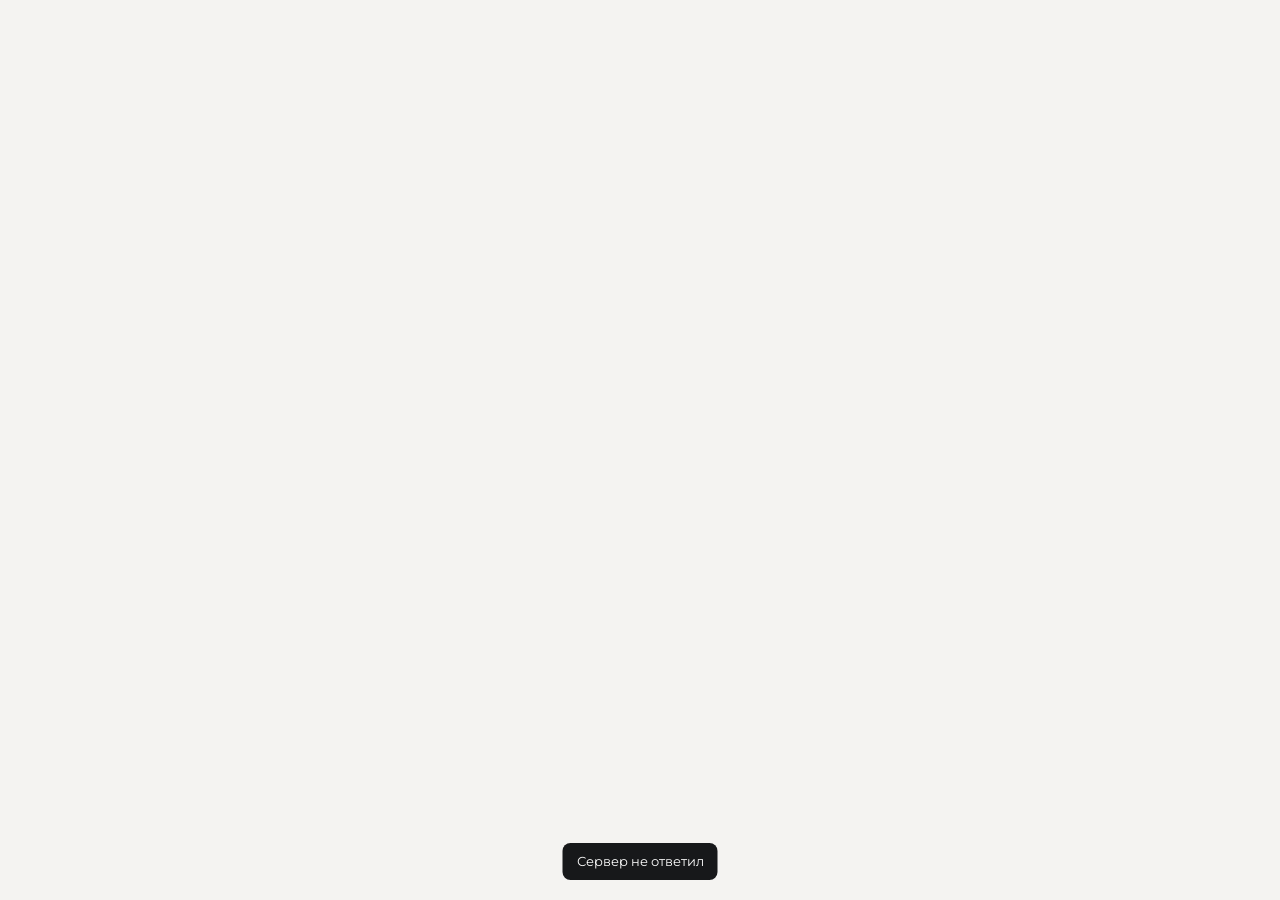
<file: crm/index.html>
<!doctype html>
<html lang="ru">
<head>
<meta charset="utf-8">
<meta name="viewport" content="width=device-width, initial-scale=1, viewport-fit=cover">
<meta name="robots" content="noindex, nofollow">
<meta name="theme-color" content="#17181A">
<title>CRM · Под Ноль</title>
<link rel="icon" href="../favicon.svg" type="image/svg+xml">
<link rel="preload" href="../assets/fonts/montserrat-cyrillic.woff2" as="font" type="font/woff2" crossorigin>
<link rel="stylesheet" href="app.css?v=12">
</head>
<body>
<div id="app" aria-live="polite"></div>
<div id="toast" role="status"></div>
<script src="app.js?v=14"></script>
</body>
</html>
</file>
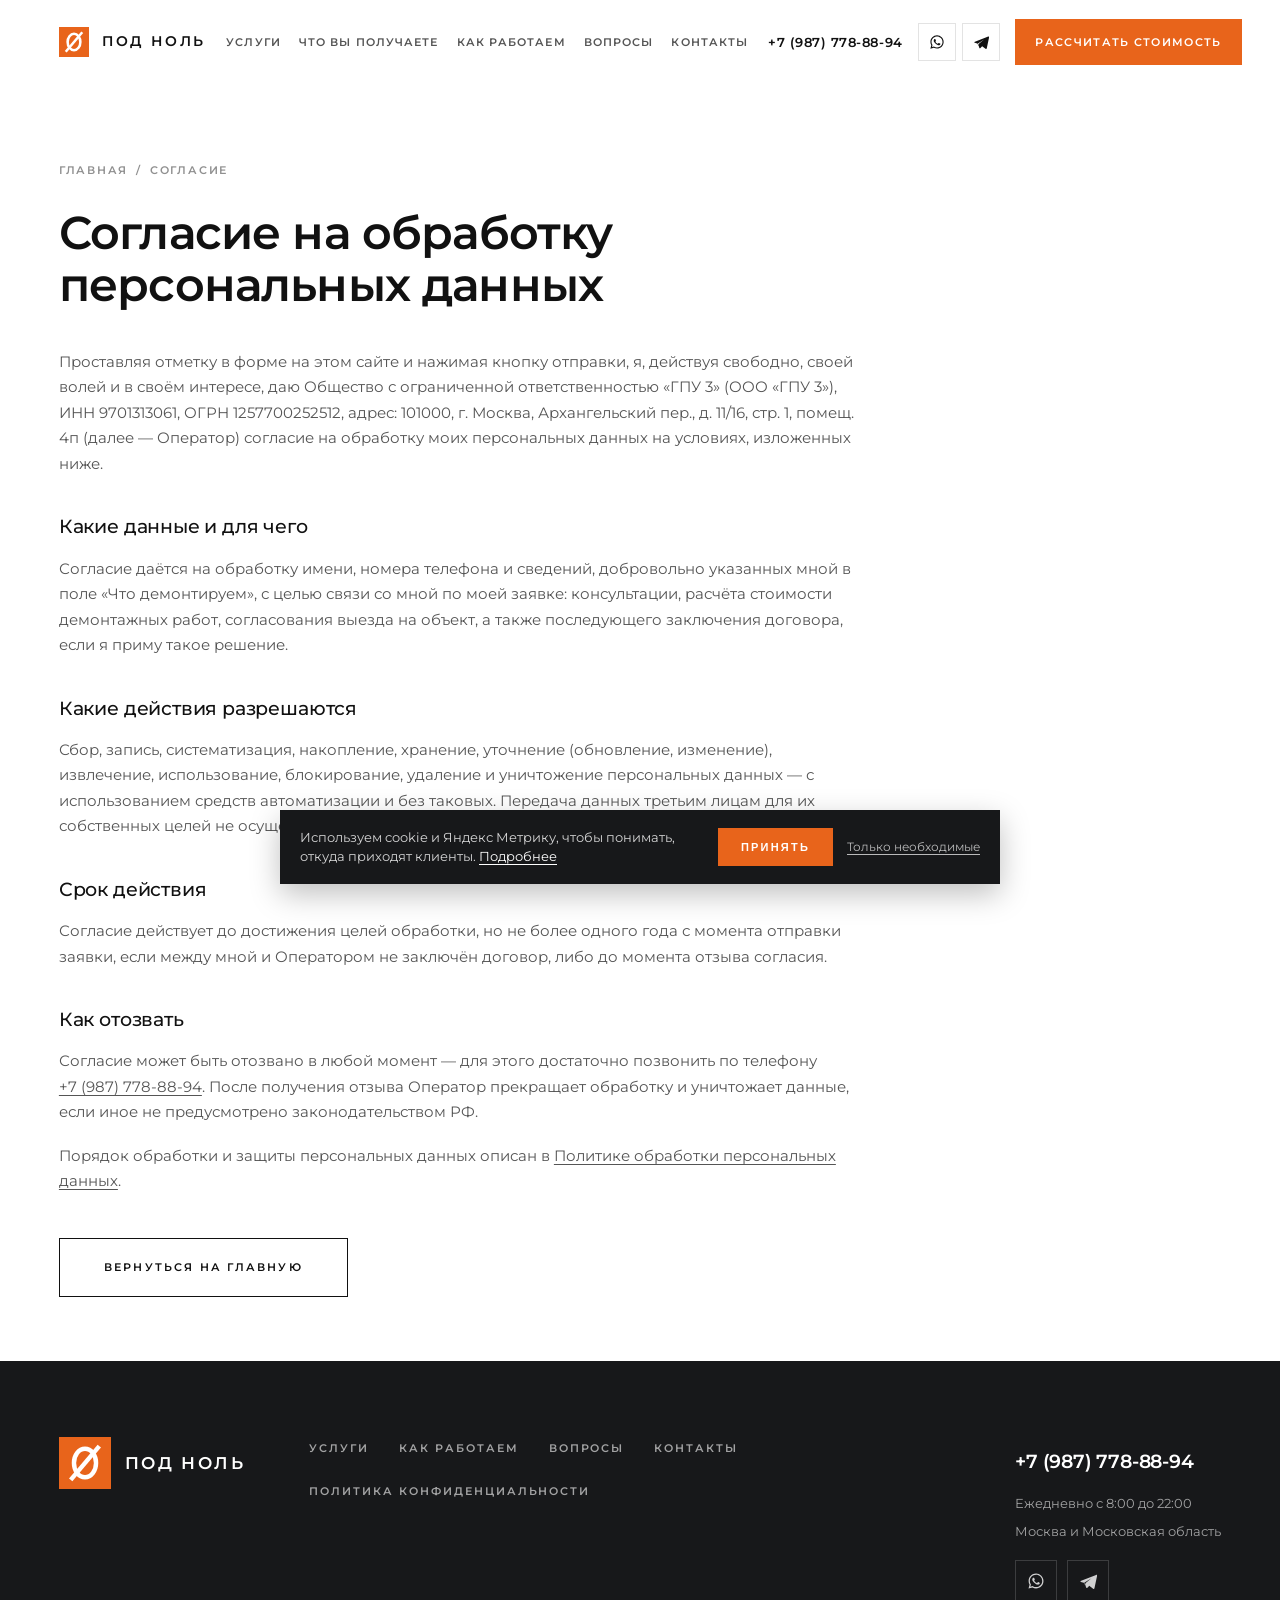
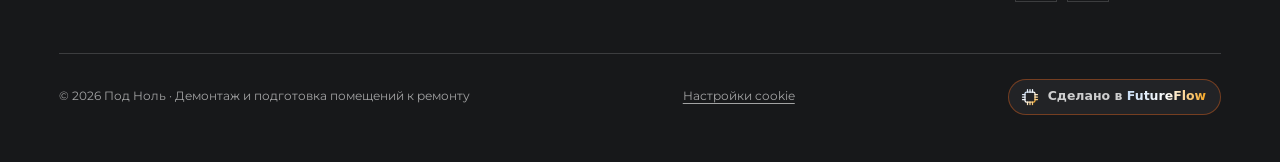
<file: consent.html>
<!DOCTYPE html>
<html lang="ru">
<head>
  <meta charset="UTF-8">
  <meta name="viewport" content="width=device-width, initial-scale=1">
  <title>Согласие на обработку персональных данных | Под Ноль</title>
  <meta name="description" content="Согласие на обработку персональных данных, которое посетитель сайта даёт при отправке формы.">
  <link rel="canonical" href="https://xn--d1aofccc0h.xn--p1ai/consent.html">
  <meta name="robots" content="noindex, follow">
  <link rel="icon" href="favicon.ico" sizes="32x32">
  <link rel="icon" href="favicon.svg" type="image/svg+xml">
  <link rel="apple-touch-icon" href="apple-touch-icon.png">
  <link rel="manifest" href="site.webmanifest">
  <meta name="theme-color" content="#17181A">
  <link rel="preload" href="assets/fonts/montserrat-cyrillic.woff2" as="font" type="font/woff2" crossorigin>
  <link rel="preload" href="assets/fonts/montserrat-latin.woff2" as="font" type="font/woff2" crossorigin>
  <link rel="stylesheet" href="css/style.css?v=2">
  <noscript><style>.reveal { opacity: 1; transform: none; }</style></noscript>
</head>
<body>

  <header class="header" id="header">
    <div class="container header__in">
      <a class="logo" href="./" aria-label="Под Ноль — на главную">
        <svg class="logo__mark" viewBox="0 0 40 40" aria-hidden="true">
          <rect x="0" y="0" width="40" height="40" fill="#E8641B"/>
          <ellipse cx="20" cy="20" rx="8.5" ry="11" fill="none" stroke="#fff" stroke-width="3.4"/>
          <path d="M9 33 31 7" stroke="#fff" stroke-width="3.4"/>
        </svg>
        <span class="logo__text">Под Ноль</span>
      </a>
      <nav class="nav" id="nav" aria-label="Основная навигация">
        <a href="index.html#services">Услуги</a>
        <a href="index.html#value">Что вы получаете</a>
        <a href="index.html#process">Как работаем</a>
        <a href="index.html#faq">Вопросы</a>
        <a href="index.html#contacts">Контакты</a>
        <div class="nav__contacts">
          <a class="nav__phone" href="tel:+79877788894">+7 (987) 778-88-94</a>
          <div class="nav__messengers">
          <a href="https://wa.me/79877788894" rel="noopener" target="_blank" aria-label="Написать в WhatsApp"><svg viewBox="0 0 24 24" aria-hidden="true"><path d="M12.04 2C6.58 2 2.13 6.45 2.13 11.91c0 1.75.46 3.45 1.32 4.95L2 22l5.25-1.38a9.9 9.9 0 0 0 4.79 1.22h.01c5.46 0 9.91-4.45 9.91-9.91 0-2.65-1.03-5.14-2.9-7.01A9.82 9.82 0 0 0 12.04 2Zm0 18.15h-.01a8.2 8.2 0 0 1-4.19-1.15l-.3-.18-3.12.82.83-3.04-.2-.31a8.19 8.19 0 0 1-1.26-4.38c0-4.54 3.7-8.24 8.25-8.24 2.2 0 4.27.86 5.83 2.42a8.19 8.19 0 0 1 2.41 5.83c0 4.54-3.69 8.23-8.24 8.23Z"/><path d="M16.56 14.24c-.25-.13-1.47-.72-1.69-.81-.23-.08-.39-.12-.56.13-.16.24-.64.8-.78.97-.14.16-.29.19-.53.06-.25-.12-1.05-.38-1.99-1.23-.74-.65-1.23-1.46-1.38-1.71-.14-.24-.01-.38.11-.5.11-.11.25-.29.37-.44.13-.14.17-.24.25-.41.09-.16.04-.3-.02-.43-.06-.12-.56-1.34-.76-1.84-.2-.48-.4-.42-.56-.42-.14-.01-.3-.01-.47-.01-.16 0-.43.06-.65.3-.23.25-.86.84-.86 2.05s.88 2.38 1 2.54c.13.17 1.74 2.65 4.21 3.72.59.25 1.05.4 1.4.52.59.19 1.13.16 1.55.1.47-.07 1.46-.6 1.67-1.18.2-.58.2-1.07.14-1.18-.06-.1-.22-.16-.47-.29Z"/></svg></a>
          <a href="https://t.me/+79877788894" rel="noopener" target="_blank" aria-label="Написать в Telegram"><svg viewBox="0 0 24 24" aria-hidden="true"><path d="M21.94 4.3 2.9 11.64c-1.3.52-1.29 1.26-.24 1.58l4.89 1.52 1.87 5.75c.23.63.11.88.77.88.51 0 .73-.23 1.02-.51l2.47-2.4 5.14 3.8c.94.52 1.62.25 1.86-.87l3.37-15.88c.34-1.37-.53-1.99-1.42-1.58Zm-13.1 10.5-.02.03-.86 2.65-.98-3.03 9.6-6.02-7.74 6.37Z"/></svg></a>
        </div>
          <a class="btn nav__cta" href="index.html#contacts" data-modal-open="Рассчитать стоимость">Рассчитать стоимость</a>
        </div>
      </nav>
      <div class="header__contacts">
        <a class="header__phone" href="tel:+79877788894">+7 (987) 778-88-94</a>
        <div class="header__messengers">
          <a href="https://wa.me/79877788894" rel="noopener" target="_blank" aria-label="Написать в WhatsApp"><svg viewBox="0 0 24 24" aria-hidden="true"><path d="M12.04 2C6.58 2 2.13 6.45 2.13 11.91c0 1.75.46 3.45 1.32 4.95L2 22l5.25-1.38a9.9 9.9 0 0 0 4.79 1.22h.01c5.46 0 9.91-4.45 9.91-9.91 0-2.65-1.03-5.14-2.9-7.01A9.82 9.82 0 0 0 12.04 2Zm0 18.15h-.01a8.2 8.2 0 0 1-4.19-1.15l-.3-.18-3.12.82.83-3.04-.2-.31a8.19 8.19 0 0 1-1.26-4.38c0-4.54 3.7-8.24 8.25-8.24 2.2 0 4.27.86 5.83 2.42a8.19 8.19 0 0 1 2.41 5.83c0 4.54-3.69 8.23-8.24 8.23Z"/><path d="M16.56 14.24c-.25-.13-1.47-.72-1.69-.81-.23-.08-.39-.12-.56.13-.16.24-.64.8-.78.97-.14.16-.29.19-.53.06-.25-.12-1.05-.38-1.99-1.23-.74-.65-1.23-1.46-1.38-1.71-.14-.24-.01-.38.11-.5.11-.11.25-.29.37-.44.13-.14.17-.24.25-.41.09-.16.04-.3-.02-.43-.06-.12-.56-1.34-.76-1.84-.2-.48-.4-.42-.56-.42-.14-.01-.3-.01-.47-.01-.16 0-.43.06-.65.3-.23.25-.86.84-.86 2.05s.88 2.38 1 2.54c.13.17 1.74 2.65 4.21 3.72.59.25 1.05.4 1.4.52.59.19 1.13.16 1.55.1.47-.07 1.46-.6 1.67-1.18.2-.58.2-1.07.14-1.18-.06-.1-.22-.16-.47-.29Z"/></svg></a>
          <a href="https://t.me/+79877788894" rel="noopener" target="_blank" aria-label="Написать в Telegram"><svg viewBox="0 0 24 24" aria-hidden="true"><path d="M21.94 4.3 2.9 11.64c-1.3.52-1.29 1.26-.24 1.58l4.89 1.52 1.87 5.75c.23.63.11.88.77.88.51 0 .73-.23 1.02-.51l2.47-2.4 5.14 3.8c.94.52 1.62.25 1.86-.87l3.37-15.88c.34-1.37-.53-1.99-1.42-1.58Zm-13.1 10.5-.02.03-.86 2.65-.98-3.03 9.6-6.02-7.74 6.37Z"/></svg></a>
        </div>
        <a class="btn btn--sm" href="index.html#contacts" data-modal-open="Рассчитать стоимость">Рассчитать стоимость</a>
      </div>
      <button class="burger" id="burger" aria-label="Открыть меню" aria-expanded="false">
        <span></span><span></span><span></span>
      </button>
    </div>
  </header>

  <main>
    <section class="project-hero">
      <div class="container">
        <div class="text-page">
          <nav class="breadcrumbs" aria-label="Хлебные крошки">
            <a href="./">Главная</a><span>/</span><span>Согласие</span>
          </nav>
          <h1 style="font-size: clamp(28px, 3.6vw, 46px)">Согласие на обработку персональных данных</h1>
          <div class="text-page__body">
            <p>Проставляя отметку в форме на этом сайте и нажимая кнопку отправки, я, действуя свободно, своей волей и в своём интересе, даю Общество с ограниченной ответственностью «ГПУ 3» (ООО «ГПУ 3»), ИНН 9701313061, ОГРН 1257700252512, адрес: 101000, г. Москва, Архангельский пер., д. 11/16, стр. 1, помещ. 4п (далее — Оператор) согласие на обработку моих персональных данных на условиях, изложенных ниже.</p>

            <h2>Какие данные и для чего</h2>
            <p>Согласие даётся на обработку имени, номера телефона и сведений, добровольно указанных мной в поле «Что демонтируем», с целью связи со мной по моей заявке: консультации, расчёта стоимости демонтажных работ, согласования выезда на объект, а также последующего заключения договора, если я приму такое решение.</p>

            <h2>Какие действия разрешаются</h2>
            <p>Сбор, запись, систематизация, накопление, хранение, уточнение (обновление, изменение), извлечение, использование, блокирование, удаление и уничтожение персональных данных — с использованием средств автоматизации и без таковых. Передача данных третьим лицам для их собственных целей не осуществляется.</p>

            <h2>Срок действия</h2>
            <p>Согласие действует до достижения целей обработки, но не более одного года с момента отправки заявки, если между мной и Оператором не заключён договор, либо до момента отзыва согласия.</p>

            <h2>Как отозвать</h2>
            <p>Согласие может быть отозвано в любой момент — для этого достаточно позвонить по телефону <a href="tel:+79877788894">+7&nbsp;(987)&nbsp;778-88-94</a>. После получения отзыва Оператор прекращает обработку и уничтожает данные, если иное не предусмотрено законодательством РФ.</p>

            <p>Порядок обработки и защиты персональных данных описан в <a href="privacy.html">Политике обработки персональных данных</a>.</p>
          </div>
          <p style="margin-top: 44px"><a class="btn btn--ghost" href="./">Вернуться на главную</a></p>
        </div>
      </div>
    </section>
  </main>

  <footer class="footer">
    <div class="container">
      <div class="footer__top">
        <a class="footer__logo" href="./" aria-label="Под Ноль — на главную">
          <svg viewBox="0 0 40 40" width="52" height="52" aria-hidden="true">
            <rect x="0" y="0" width="40" height="40" fill="#E8641B"/>
            <ellipse cx="20" cy="20" rx="8.5" ry="11" fill="none" stroke="#fff" stroke-width="3.4"/>
            <path d="M9 33 31 7" stroke="#fff" stroke-width="3.4"/>
          </svg>
          <span class="footer__wordmark">Под Ноль</span>
        </a>
        <nav class="footer__nav" aria-label="Навигация в подвале">
          <a href="index.html#services">Услуги</a>
          <a href="index.html#process">Как работаем</a>
          <a href="index.html#faq">Вопросы</a>
          <a href="index.html#contacts">Контакты</a>
          <a href="privacy.html">Политика конфиденциальности</a>
        </nav>
        <div class="footer__contact">
          <a class="footer__phone" href="tel:+79877788894">+7 (987) 778-88-94</a>
          <span>Ежедневно с 8:00 до 22:00</span>
          <span>Москва и Московская область</span>
          <div class="footer__messengers">
            <a href="https://wa.me/79877788894" rel="noopener" target="_blank" aria-label="Написать в WhatsApp"><svg viewBox="0 0 24 24" aria-hidden="true"><path d="M12.04 2C6.58 2 2.13 6.45 2.13 11.91c0 1.75.46 3.45 1.32 4.95L2 22l5.25-1.38a9.9 9.9 0 0 0 4.79 1.22h.01c5.46 0 9.91-4.45 9.91-9.91 0-2.65-1.03-5.14-2.9-7.01A9.82 9.82 0 0 0 12.04 2Zm0 18.15h-.01a8.2 8.2 0 0 1-4.19-1.15l-.3-.18-3.12.82.83-3.04-.2-.31a8.19 8.19 0 0 1-1.26-4.38c0-4.54 3.7-8.24 8.25-8.24 2.2 0 4.27.86 5.83 2.42a8.19 8.19 0 0 1 2.41 5.83c0 4.54-3.69 8.23-8.24 8.23Z"/><path d="M16.56 14.24c-.25-.13-1.47-.72-1.69-.81-.23-.08-.39-.12-.56.13-.16.24-.64.8-.78.97-.14.16-.29.19-.53.06-.25-.12-1.05-.38-1.99-1.23-.74-.65-1.23-1.46-1.38-1.71-.14-.24-.01-.38.11-.5.11-.11.25-.29.37-.44.13-.14.17-.24.25-.41.09-.16.04-.3-.02-.43-.06-.12-.56-1.34-.76-1.84-.2-.48-.4-.42-.56-.42-.14-.01-.3-.01-.47-.01-.16 0-.43.06-.65.3-.23.25-.86.84-.86 2.05s.88 2.38 1 2.54c.13.17 1.74 2.65 4.21 3.72.59.25 1.05.4 1.4.52.59.19 1.13.16 1.55.1.47-.07 1.46-.6 1.67-1.18.2-.58.2-1.07.14-1.18-.06-.1-.22-.16-.47-.29Z"/></svg></a>
            <a href="https://t.me/+79877788894" rel="noopener" target="_blank" aria-label="Написать в Telegram"><svg viewBox="0 0 24 24" aria-hidden="true"><path d="M21.94 4.3 2.9 11.64c-1.3.52-1.29 1.26-.24 1.58l4.89 1.52 1.87 5.75c.23.63.11.88.77.88.51 0 .73-.23 1.02-.51l2.47-2.4 5.14 3.8c.94.52 1.62.25 1.86-.87l3.37-15.88c.34-1.37-.53-1.99-1.42-1.58Zm-13.1 10.5-.02.03-.86 2.65-.98-3.03 9.6-6.02-7.74 6.37Z"/></svg></a>
          </div>
        </div>
      </div>
      <div class="footer__bottom">
        <span>© 2026 Под Ноль · Демонтаж и подготовка помещений к ремонту</span>
        <a class="ff-badge" href="https://futureflow.ru" target="_blank" rel="noopener" aria-label="Сделано в FutureFlow"
           style="display:inline-flex;align-items:center;gap:8px;padding:7px 14px 7px 11px;border-radius:100px;background:#222326;border:1px solid rgba(232,100,27,.42);color:rgba(255,255,255,.78);text-decoration:none;font:600 12.5px/1 system-ui,-apple-system,'Segoe UI',Roboto,Arial,sans-serif">
          <svg width="20" height="20" viewBox="0 0 32 32" fill="none" stroke="url(#ffGrad)" stroke-width="2" stroke-linecap="round" stroke-linejoin="round" aria-hidden="true">
            <defs><linearGradient id="ffGrad" x1="0" y1="0" x2="1" y2="1"><stop offset="0" stop-color="#c8dcf4"/><stop offset=".5" stop-color="#fff"/><stop offset="1" stop-color="#f5a623"/></linearGradient></defs>
            <rect x="8" y="8" width="16" height="16" rx="2.5"/>
            <path d="M12 8V4M16 8V4M20 8V4 M12 28V24M16 28V24M20 28V24 M8 12H4M8 16H4M8 20H4 M28 12H24M28 16H24M28 20H24"/>
          </svg>
          <span>Сделано в&nbsp;<span style="font-weight:700;background:linear-gradient(90deg,#c8dcf4,#fff 50%,#f5a623);-webkit-background-clip:text;background-clip:text;-webkit-text-fill-color:transparent;color:transparent">FutureFlow</span></span>
        </a>
      </div>
    </div>
  </footer>

  <!-- Быстрая связь: показывается только на смартфонах -->
  <div class="fab" id="fab">
    <div class="fab__menu" id="fab-menu">
      <a class="fab__item" href="tel:+79877788894"><svg viewBox="0 0 24 24" aria-hidden="true"><path d="M6.6 10.8a15.1 15.1 0 0 0 6.6 6.6l2.2-2.2c.3-.3.7-.4 1-.2 1.2.4 2.4.6 3.6.6.6 0 1 .4 1 1V20c0 .6-.4 1-1 1-9.4 0-17-7.6-17-17 0-.6.4-1 1-1h3.5c.6 0 1 .4 1 1 0 1.3.2 2.5.6 3.6.1.4 0 .7-.2 1l-2.3 2.2Z"/></svg><span>Позвонить</span></a>
      <a class="fab__item" href="https://wa.me/79877788894" rel="noopener" target="_blank"><svg viewBox="0 0 24 24" aria-hidden="true"><path d="M12.04 2C6.58 2 2.13 6.45 2.13 11.91c0 1.75.46 3.45 1.32 4.95L2 22l5.25-1.38a9.9 9.9 0 0 0 4.79 1.22h.01c5.46 0 9.91-4.45 9.91-9.91 0-2.65-1.03-5.14-2.9-7.01A9.82 9.82 0 0 0 12.04 2Zm0 18.15h-.01a8.2 8.2 0 0 1-4.19-1.15l-.3-.18-3.12.82.83-3.04-.2-.31a8.19 8.19 0 0 1-1.26-4.38c0-4.54 3.7-8.24 8.25-8.24 2.2 0 4.27.86 5.83 2.42a8.19 8.19 0 0 1 2.41 5.83c0 4.54-3.69 8.23-8.24 8.23Z"/><path d="M16.56 14.24c-.25-.13-1.47-.72-1.69-.81-.23-.08-.39-.12-.56.13-.16.24-.64.8-.78.97-.14.16-.29.19-.53.06-.25-.12-1.05-.38-1.99-1.23-.74-.65-1.23-1.46-1.38-1.71-.14-.24-.01-.38.11-.5.11-.11.25-.29.37-.44.13-.14.17-.24.25-.41.09-.16.04-.3-.02-.43-.06-.12-.56-1.34-.76-1.84-.2-.48-.4-.42-.56-.42-.14-.01-.3-.01-.47-.01-.16 0-.43.06-.65.3-.23.25-.86.84-.86 2.05s.88 2.38 1 2.54c.13.17 1.74 2.65 4.21 3.72.59.25 1.05.4 1.4.52.59.19 1.13.16 1.55.1.47-.07 1.46-.6 1.67-1.18.2-.58.2-1.07.14-1.18-.06-.1-.22-.16-.47-.29Z"/></svg><span>WhatsApp</span></a>
      <a class="fab__item" href="https://t.me/+79877788894" rel="noopener" target="_blank"><svg viewBox="0 0 24 24" aria-hidden="true"><path d="M21.94 4.3 2.9 11.64c-1.3.52-1.29 1.26-.24 1.58l4.89 1.52 1.87 5.75c.23.63.11.88.77.88.51 0 .73-.23 1.02-.51l2.47-2.4 5.14 3.8c.94.52 1.62.25 1.86-.87l3.37-15.88c.34-1.37-.53-1.99-1.42-1.58Zm-13.1 10.5-.02.03-.86 2.65-.98-3.03 9.6-6.02-7.74 6.37Z"/></svg><span>Telegram</span></a>
    </div>
    <button class="fab__toggle" id="fab-toggle" type="button" aria-label="Связаться с нами" aria-expanded="false" aria-controls="fab-menu"><svg viewBox="0 0 24 24" aria-hidden="true"><path d="M11 5h2v14h-2z"/><path d="M5 11h14v2H5z"/></svg></button>
  </div>

  <div class="modal" id="callback-modal" aria-hidden="true">
    <div class="modal__overlay" data-modal-close></div>
    <div class="modal__box" role="dialog" aria-modal="true" aria-labelledby="callback-title" tabindex="-1">
      <button class="modal__close" type="button" data-modal-close aria-label="Закрыть окно"></button>
      <h2 class="modal__title" id="callback-title">Рассчитать стоимость</h2>
      <p class="modal__text">Оставьте имя и телефон — перезвоним в течение часа в рабочее время и посчитаем смету.</p>
      <form class="form" id="callback-form" novalidate data-endpoint="api/lead.php">
        <input class="form__trap" type="text" name="company" tabindex="-1" autocomplete="off" aria-hidden="true">
        <input type="hidden" name="site" value="подноль.рф">
        <input type="hidden" name="source" value="Рассчитать стоимость">
        <div class="form__field">
          <label for="cb-name">Имя</label>
          <input id="cb-name" name="name" type="text" autocomplete="name" required placeholder="Как к вам обращаться">
        </div>
        <div class="form__field">
          <label for="cb-phone">Телефон</label>
          <input id="cb-phone" name="phone" type="tel" autocomplete="tel" required placeholder="+7 (___) ___-__-__">
        </div>
        <label class="form__consent">
          <input type="checkbox" required>
          <span>Даю <a href="consent.html">согласие</a> на обработку персональных данных в соответствии с <a href="privacy.html">политикой</a></span>
        </label>
        <button class="btn" type="submit">Получить расчёт</button>
        <p class="form__done">Спасибо! Перезвоним в течение часа в рабочее время.</p>
      </form>
    </div>
  </div>

  <script src="js/main.js?v=3" defer></script>
</body>
</html>
</file>
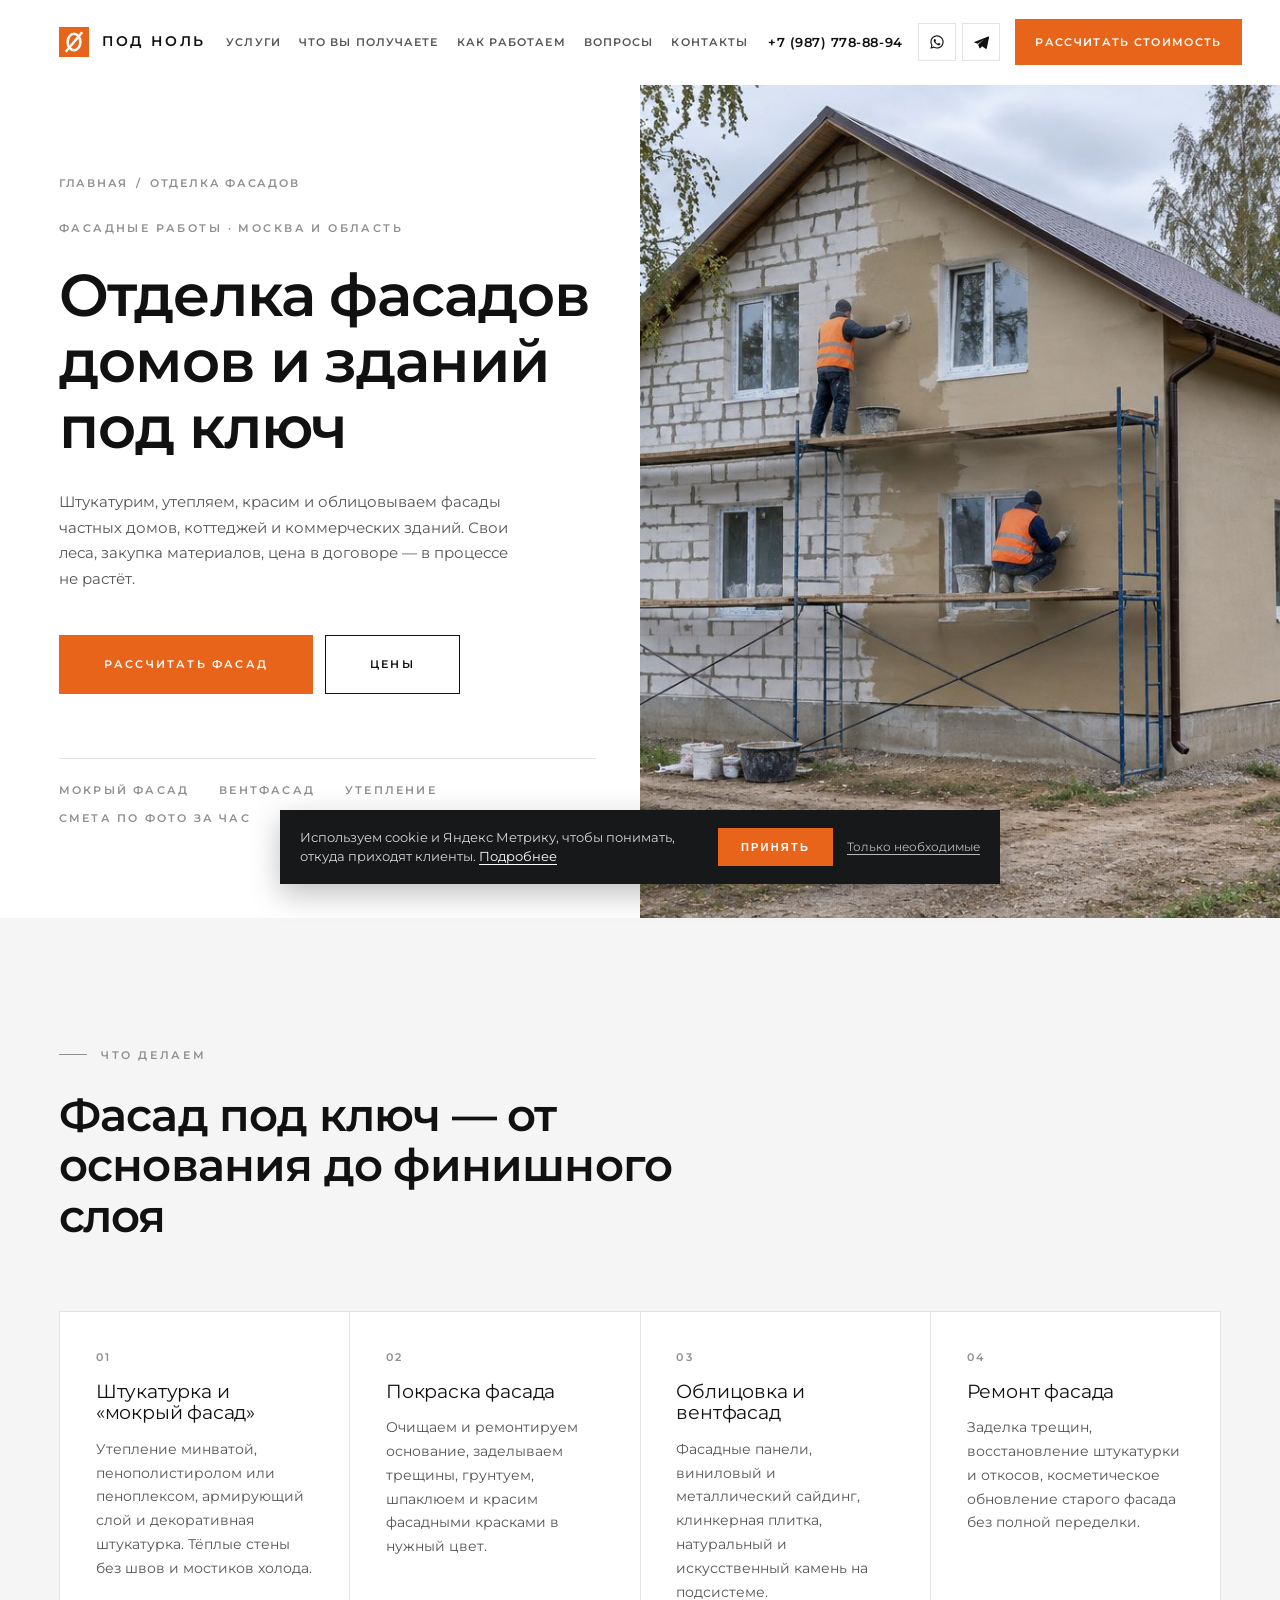
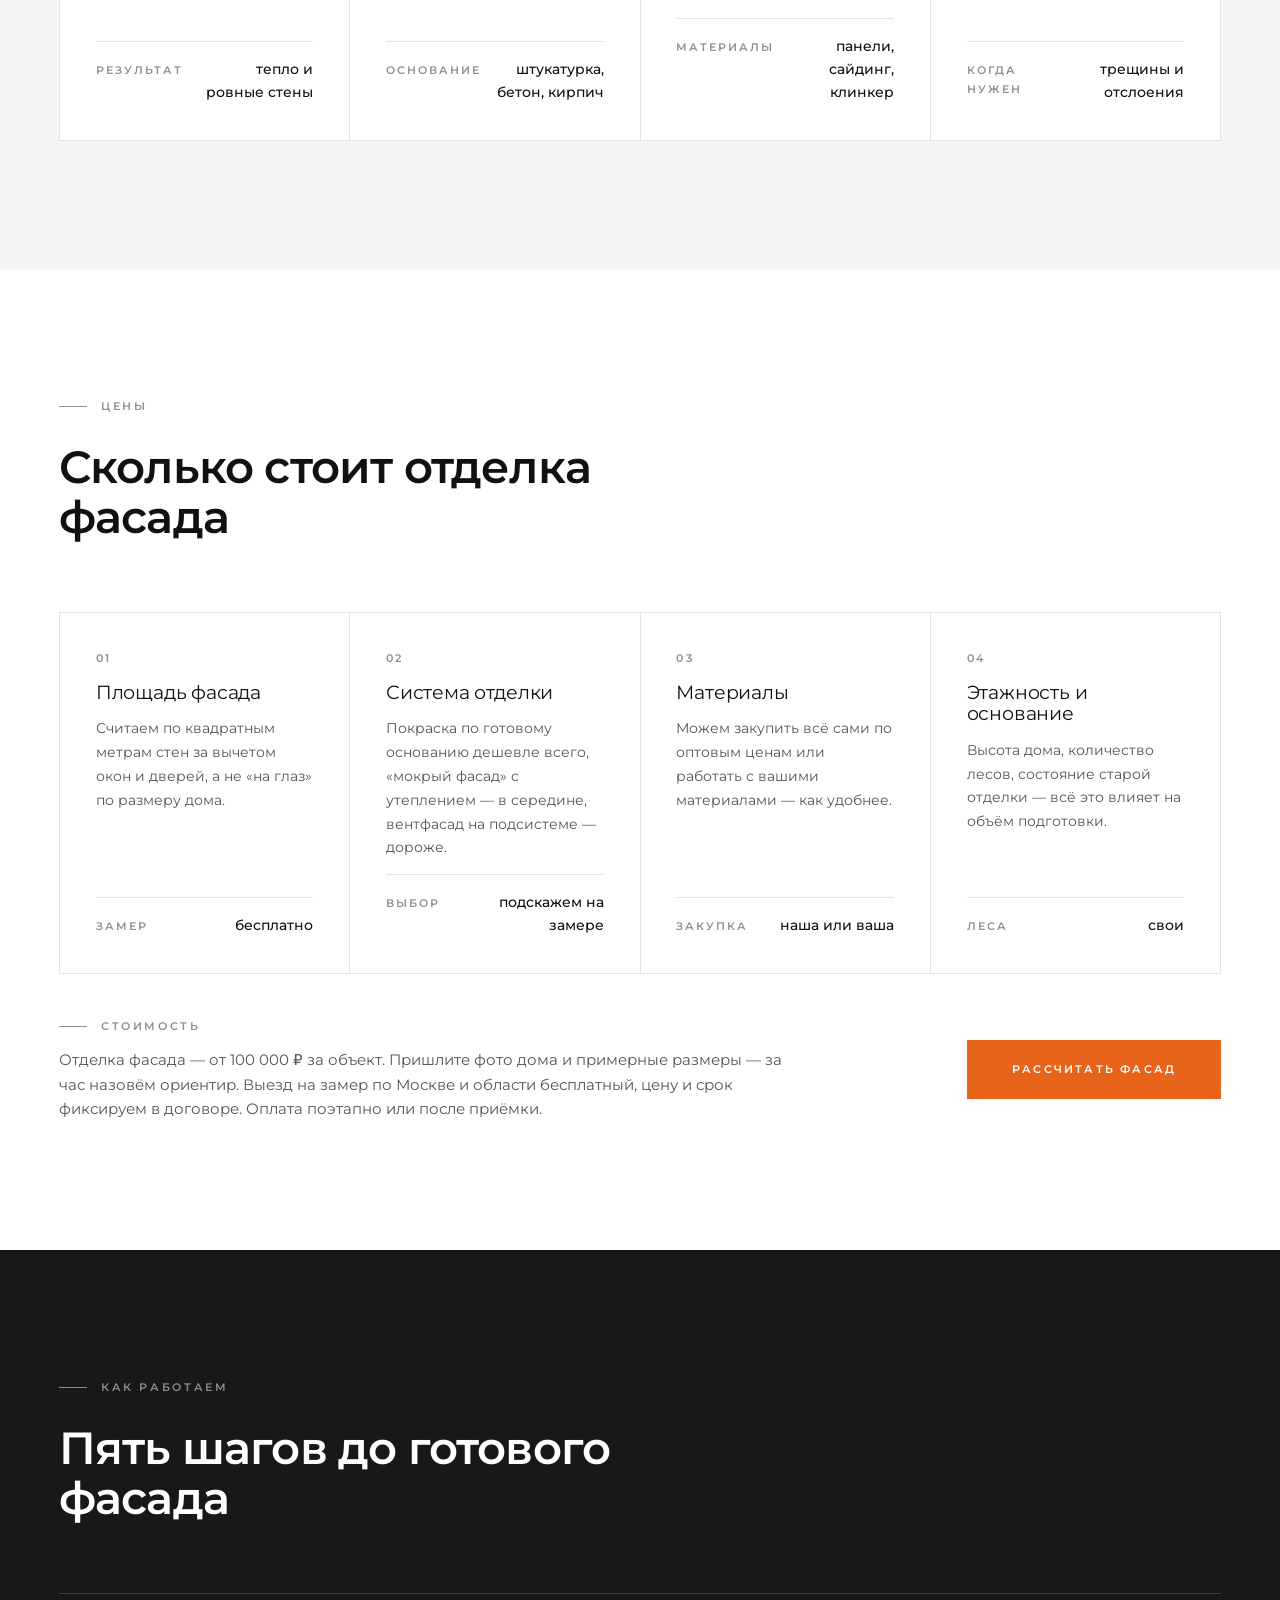
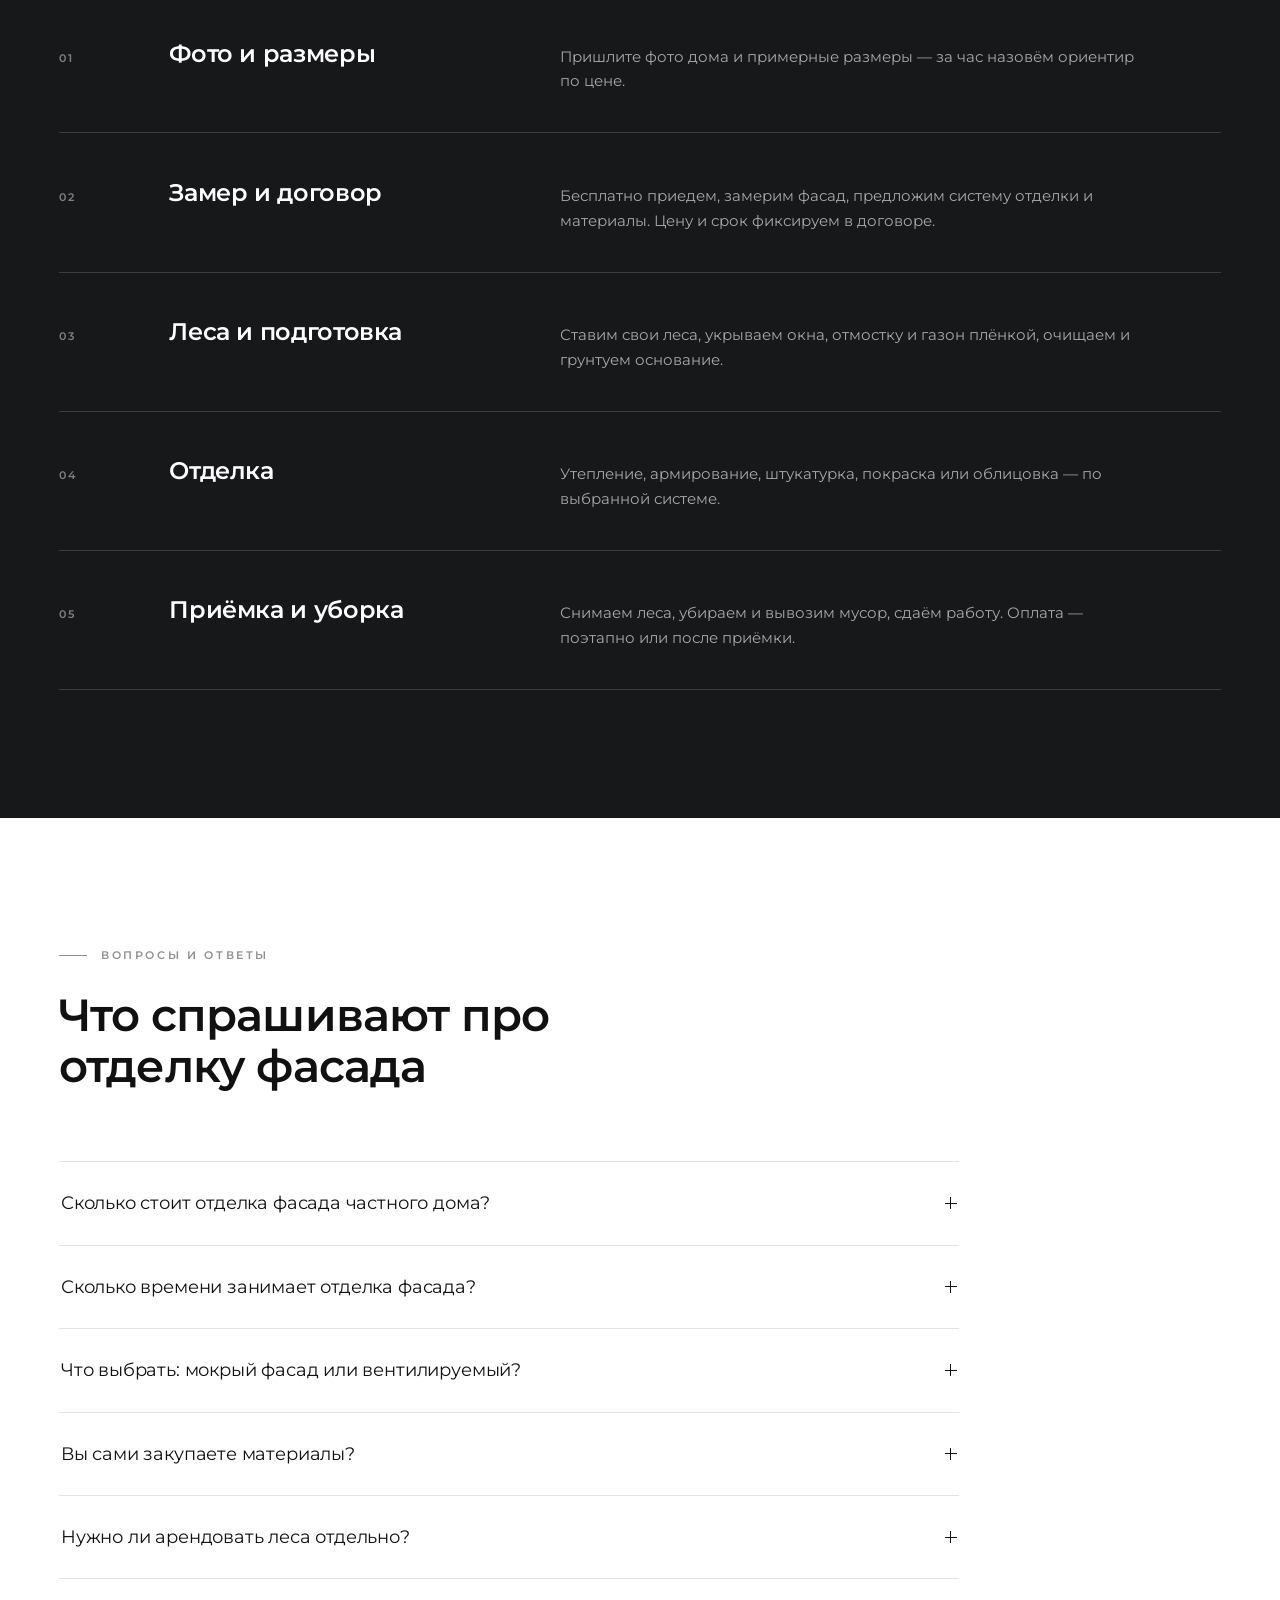
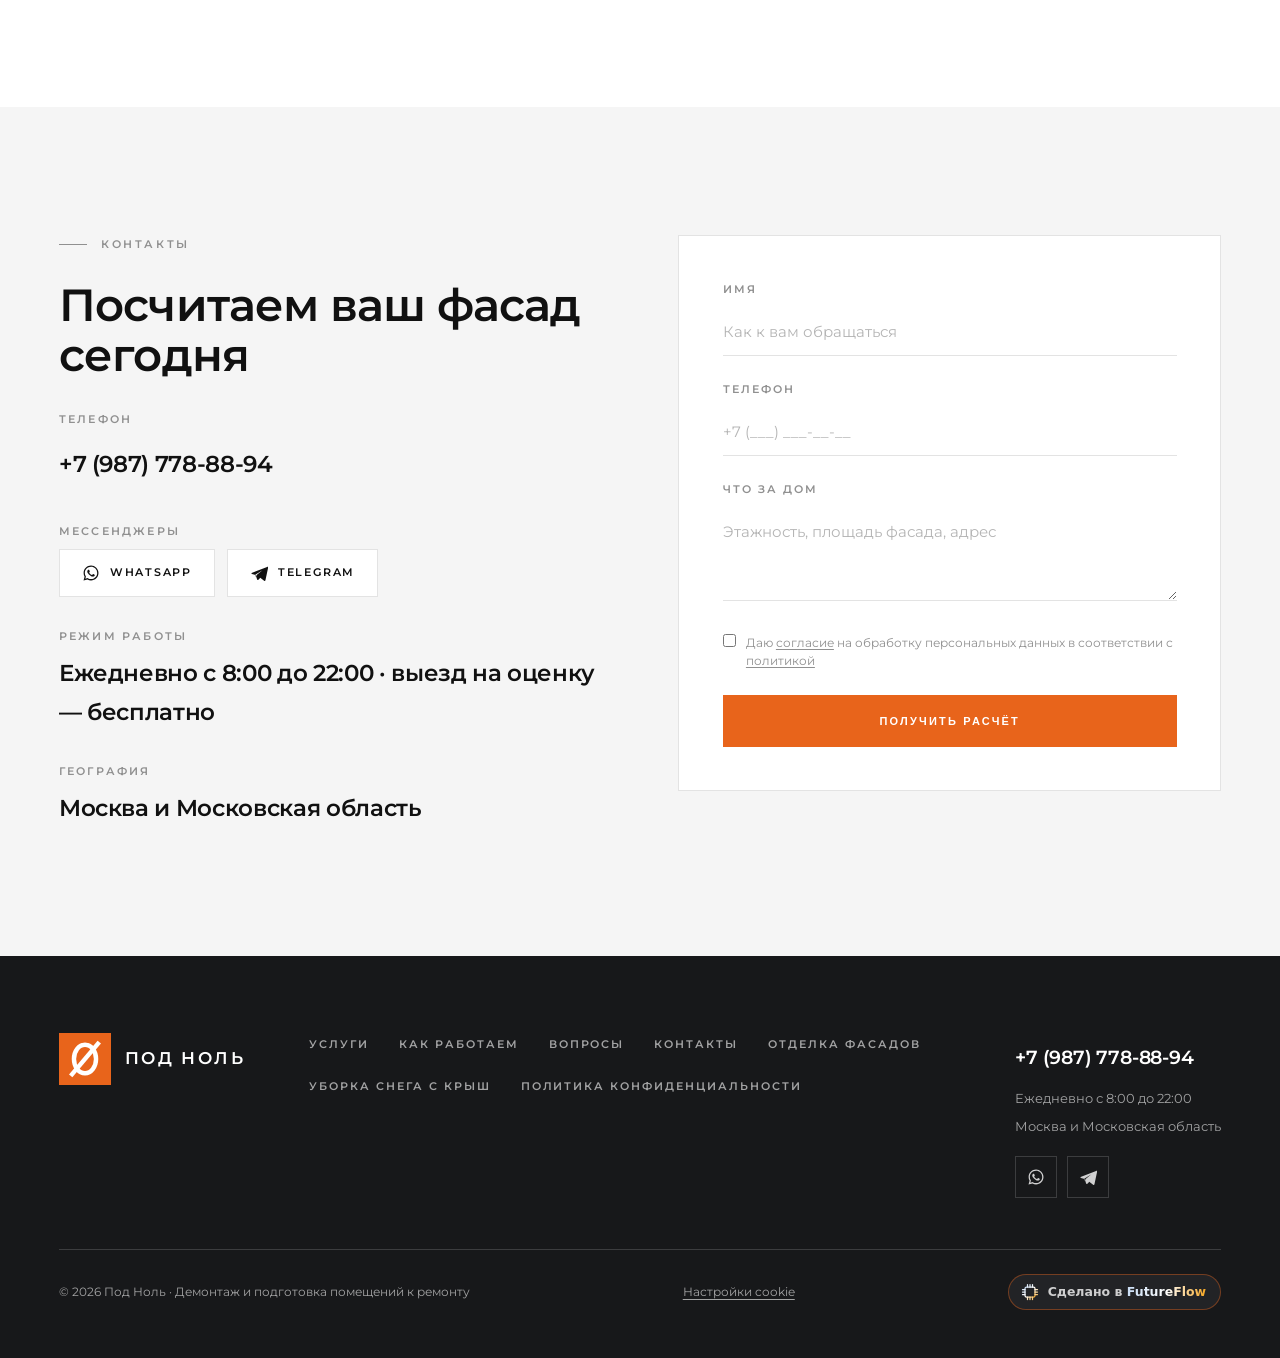
<file: otdelka-fasadov.html>
<!DOCTYPE html>
<html lang="ru">
<head>
  <meta charset="UTF-8">
  <meta name="viewport" content="width=device-width, initial-scale=1">
  <title>Отделка фасадов в Москве и области — от 100 000 ₽ | Под Ноль</title>
  <meta name="description" content="Отделка фасадов частных домов, коттеджей и зданий под ключ: штукатурка и мокрый фасад, покраска, утепление, облицовка. Свои леса, цена в договоре.">
  <link rel="canonical" href="https://xn--d1aofccc0h.xn--p1ai/otdelka-fasadov.html">
  <meta name="robots" content="index, follow">

  <meta property="og:type" content="website">
  <meta property="og:site_name" content="Под Ноль">
  <meta property="og:locale" content="ru_RU">
  <meta property="og:title" content="Отделка фасадов домов и зданий под ключ — Под Ноль">
  <meta property="og:description" content="Отделка фасадов частных домов, коттеджей и зданий под ключ: штукатурка и мокрый фасад, покраска, утепление, облицовка. Свои леса, цена в договоре.">
  <meta property="og:url" content="https://xn--d1aofccc0h.xn--p1ai/otdelka-fasadov.html">
  <meta property="og:image" content="https://xn--d1aofccc0h.xn--p1ai/assets/img/og-fasad.jpg">
  <meta property="og:image:width" content="1200">
  <meta property="og:image:height" content="630">
  <meta property="og:image:alt" content="Отделка фасадов домов и зданий под ключ — Под Ноль">
  <meta name="twitter:card" content="summary_large_image">

  <link rel="icon" href="favicon.ico" sizes="32x32">
  <link rel="icon" href="favicon.svg" type="image/svg+xml">
  <link rel="apple-touch-icon" href="apple-touch-icon.png">
  <link rel="manifest" href="site.webmanifest">
  <meta name="theme-color" content="#17181A">

  <link rel="preload" href="assets/fonts/montserrat-cyrillic.woff2" as="font" type="font/woff2" crossorigin>
  <link rel="preload" href="assets/fonts/montserrat-latin.woff2" as="font" type="font/woff2" crossorigin>
  <link rel="stylesheet" href="css/style.css?v=2">
  <noscript><style>.reveal { opacity: 1; transform: none; }</style></noscript>
  <link rel="preload" as="image" href="assets/img/fasad.jpg">

  <script type="application/ld+json">
  {
    "@context": "https://schema.org",
    "@type": "Service",
    "name": "Отделка фасадов",
    "serviceType": "Отделка фасадов частных домов и зданий",
    "description": "Отделка фасадов частных домов, коттеджей и зданий под ключ: штукатурка и мокрый фасад, покраска, утепление, облицовка. Свои леса, цена в договоре.",
    "url": "https://xn--d1aofccc0h.xn--p1ai/otdelka-fasadov.html",
    "image": "https://xn--d1aofccc0h.xn--p1ai/assets/img/fasad.jpg",
    "areaServed": "Москва и Московская область",
    "provider": {
      "@type": "ProfessionalService",
      "@id": "https://xn--d1aofccc0h.xn--p1ai/#org",
      "name": "Под Ноль",
      "telephone": "+79877788894",
      "url": "https://xn--d1aofccc0h.xn--p1ai/"
    },
    "offers": {
      "@type": "Offer",
      "priceCurrency": "RUB",
      "priceSpecification": {
        "@type": "PriceSpecification",
        "minPrice": 100000,
        "priceCurrency": "RUB"
      }
    }
  }
  </script>
  <script type="application/ld+json">
  {
    "@context": "https://schema.org",
    "@type": "BreadcrumbList",
    "itemListElement": [
      {
        "@type": "ListItem",
        "position": 1,
        "name": "Главная",
        "item": "https://xn--d1aofccc0h.xn--p1ai/"
      },
      {
        "@type": "ListItem",
        "position": 2,
        "name": "Отделка фасадов",
        "item": "https://xn--d1aofccc0h.xn--p1ai/otdelka-fasadov.html"
      }
    ]
  }
  </script>
  <script type="application/ld+json">
  {
    "@context": "https://schema.org",
    "@type": "FAQPage",
    "mainEntity": [
      {
        "@type": "Question",
        "name": "Сколько стоит отделка фасада частного дома?",
        "acceptedAnswer": {
          "@type": "Answer",
          "text": "От 100 000 ₽ за объект. Итог зависит от площади фасада, системы отделки и материалов. Пришлите фото дома в WhatsApp на +7&nbsp;(987)&nbsp;778-88-94 — за час назовём ориентир, замер бесплатный, цена фиксируется в договоре."
        }
      },
      {
        "@type": "Question",
        "name": "Сколько времени занимает отделка фасада?",
        "acceptedAnswer": {
          "@type": "Answer",
          "text": "Фасад частного дома площадью 150–200 м² — от 10 дней. Штукатурные работы ведём при плюсовой температуре. Точный срок фиксируем в договоре вместе с ценой."
        }
      },
      {
        "@type": "Question",
        "name": "Что выбрать: мокрый фасад или вентилируемый?",
        "acceptedAnswer": {
          "@type": "Answer",
          "text": "Мокрый фасад дешевле, выглядит монолитно и хорошо утепляет. Вентилируемый — дороже, облицовка крепится на подсистеме, он долговечнее и проще в ремонте. На замере посмотрим основание и подскажем, что подходит вашему дому."
        }
      },
      {
        "@type": "Question",
        "name": "Вы сами закупаете материалы?",
        "acceptedAnswer": {
          "@type": "Answer",
          "text": "Да, можем закупить всё сами или работать с вашими материалами. Закупку и доставку согласуем заранее и фиксируем в смете."
        }
      },
      {
        "@type": "Question",
        "name": "Нужно ли арендовать леса отдельно?",
        "acceptedAnswer": {
          "@type": "Answer",
          "text": "Нет, леса у нас свои — ставим и снимаем сами, отдельно ничего арендовать не нужно."
        }
      }
    ]
  }
  </script>
</head>
<body>

  <header class="header" id="header">
    <div class="container header__in">
      <a class="logo" href="./" aria-label="Под Ноль — на главную">
        <svg class="logo__mark" viewBox="0 0 40 40" aria-hidden="true">
          <rect x="0" y="0" width="40" height="40" fill="#E8641B"/>
          <ellipse cx="20" cy="20" rx="8.5" ry="11" fill="none" stroke="#fff" stroke-width="3.4"/>
          <path d="M9 33 31 7" stroke="#fff" stroke-width="3.4"/>
        </svg>
        <span class="logo__text">Под Ноль</span>
      </a>
      <nav class="nav" id="nav" aria-label="Основная навигация">
        <a href="./#services">Услуги</a>
        <a href="./#value">Что вы получаете</a>
        <a href="#process">Как работаем</a>
        <a href="#faq">Вопросы</a>
        <a href="#contacts">Контакты</a>
        <div class="nav__contacts">
          <a class="nav__phone" href="tel:+79877788894">+7 (987) 778-88-94</a>
          <div class="nav__messengers">
          <a href="https://wa.me/79877788894" rel="noopener" target="_blank" aria-label="Написать в WhatsApp"><svg viewBox="0 0 24 24" aria-hidden="true"><path d="M12.04 2C6.58 2 2.13 6.45 2.13 11.91c0 1.75.46 3.45 1.32 4.95L2 22l5.25-1.38a9.9 9.9 0 0 0 4.79 1.22h.01c5.46 0 9.91-4.45 9.91-9.91 0-2.65-1.03-5.14-2.9-7.01A9.82 9.82 0 0 0 12.04 2Zm0 18.15h-.01a8.2 8.2 0 0 1-4.19-1.15l-.3-.18-3.12.82.83-3.04-.2-.31a8.19 8.19 0 0 1-1.26-4.38c0-4.54 3.7-8.24 8.25-8.24 2.2 0 4.27.86 5.83 2.42a8.19 8.19 0 0 1 2.41 5.83c0 4.54-3.69 8.23-8.24 8.23Z"/><path d="M16.56 14.24c-.25-.13-1.47-.72-1.69-.81-.23-.08-.39-.12-.56.13-.16.24-.64.8-.78.97-.14.16-.29.19-.53.06-.25-.12-1.05-.38-1.99-1.23-.74-.65-1.23-1.46-1.38-1.71-.14-.24-.01-.38.11-.5.11-.11.25-.29.37-.44.13-.14.17-.24.25-.41.09-.16.04-.3-.02-.43-.06-.12-.56-1.34-.76-1.84-.2-.48-.4-.42-.56-.42-.14-.01-.3-.01-.47-.01-.16 0-.43.06-.65.3-.23.25-.86.84-.86 2.05s.88 2.38 1 2.54c.13.17 1.74 2.65 4.21 3.72.59.25 1.05.4 1.4.52.59.19 1.13.16 1.55.1.47-.07 1.46-.6 1.67-1.18.2-.58.2-1.07.14-1.18-.06-.1-.22-.16-.47-.29Z"/></svg></a>
          <a href="https://t.me/+79877788894" rel="noopener" target="_blank" aria-label="Написать в Telegram"><svg viewBox="0 0 24 24" aria-hidden="true"><path d="M21.94 4.3 2.9 11.64c-1.3.52-1.29 1.26-.24 1.58l4.89 1.52 1.87 5.75c.23.63.11.88.77.88.51 0 .73-.23 1.02-.51l2.47-2.4 5.14 3.8c.94.52 1.62.25 1.86-.87l3.37-15.88c.34-1.37-.53-1.99-1.42-1.58Zm-13.1 10.5-.02.03-.86 2.65-.98-3.03 9.6-6.02-7.74 6.37Z"/></svg></a>
        </div>
          <a class="btn nav__cta" href="#contacts" data-modal-open="Рассчитать стоимость">Рассчитать стоимость</a>
        </div>
      </nav>
      <div class="header__contacts">
        <a class="header__phone" href="tel:+79877788894">+7 (987) 778-88-94</a>
        <div class="header__messengers">
          <a href="https://wa.me/79877788894" rel="noopener" target="_blank" aria-label="Написать в WhatsApp"><svg viewBox="0 0 24 24" aria-hidden="true"><path d="M12.04 2C6.58 2 2.13 6.45 2.13 11.91c0 1.75.46 3.45 1.32 4.95L2 22l5.25-1.38a9.9 9.9 0 0 0 4.79 1.22h.01c5.46 0 9.91-4.45 9.91-9.91 0-2.65-1.03-5.14-2.9-7.01A9.82 9.82 0 0 0 12.04 2Zm0 18.15h-.01a8.2 8.2 0 0 1-4.19-1.15l-.3-.18-3.12.82.83-3.04-.2-.31a8.19 8.19 0 0 1-1.26-4.38c0-4.54 3.7-8.24 8.25-8.24 2.2 0 4.27.86 5.83 2.42a8.19 8.19 0 0 1 2.41 5.83c0 4.54-3.69 8.23-8.24 8.23Z"/><path d="M16.56 14.24c-.25-.13-1.47-.72-1.69-.81-.23-.08-.39-.12-.56.13-.16.24-.64.8-.78.97-.14.16-.29.19-.53.06-.25-.12-1.05-.38-1.99-1.23-.74-.65-1.23-1.46-1.38-1.71-.14-.24-.01-.38.11-.5.11-.11.25-.29.37-.44.13-.14.17-.24.25-.41.09-.16.04-.3-.02-.43-.06-.12-.56-1.34-.76-1.84-.2-.48-.4-.42-.56-.42-.14-.01-.3-.01-.47-.01-.16 0-.43.06-.65.3-.23.25-.86.84-.86 2.05s.88 2.38 1 2.54c.13.17 1.74 2.65 4.21 3.72.59.25 1.05.4 1.4.52.59.19 1.13.16 1.55.1.47-.07 1.46-.6 1.67-1.18.2-.58.2-1.07.14-1.18-.06-.1-.22-.16-.47-.29Z"/></svg></a>
          <a href="https://t.me/+79877788894" rel="noopener" target="_blank" aria-label="Написать в Telegram"><svg viewBox="0 0 24 24" aria-hidden="true"><path d="M21.94 4.3 2.9 11.64c-1.3.52-1.29 1.26-.24 1.58l4.89 1.52 1.87 5.75c.23.63.11.88.77.88.51 0 .73-.23 1.02-.51l2.47-2.4 5.14 3.8c.94.52 1.62.25 1.86-.87l3.37-15.88c.34-1.37-.53-1.99-1.42-1.58Zm-13.1 10.5-.02.03-.86 2.65-.98-3.03 9.6-6.02-7.74 6.37Z"/></svg></a>
        </div>
        <a class="btn btn--sm" href="#contacts" data-modal-open="Рассчитать стоимость">Рассчитать стоимость</a>
      </div>
      <button class="burger" id="burger" aria-label="Открыть меню" aria-expanded="false">
        <span></span><span></span><span></span>
      </button>
    </div>
  </header>

  <main>
    <section class="hero">
      <div class="hero__text">
        <nav class="breadcrumbs" aria-label="Навигационная цепочка">
          <a href="./">Главная</a><span>/</span><span>Отделка фасадов</span>
        </nav>
        <span class="hero__eyebrow">Фасадные работы · Москва и область</span>
        <h1 class="hero__title">Отделка фасадов домов и зданий под ключ</h1>
        <p class="hero__sub">Штукатурим, утепляем, красим и облицовываем фасады частных домов, коттеджей и коммерческих зданий. Свои леса, закупка материалов, цена в договоре — в процессе не растёт.</p>
        <div class="hero__cta">
          <a class="btn" href="#contacts" data-modal-open="Рассчитать фасад">Рассчитать фасад</a>
          <a class="btn btn--ghost" href="#prices">Цены</a>
        </div>
        <div class="hero__meta">
          <span>Мокрый фасад</span>
          <span>Вентфасад</span>
          <span>Утепление</span>
          <span>Смета по фото за час</span>
        </div>
      </div>
      <div class="hero__media">
        <img src="assets/img/fasad.jpg" alt="Рабочие на лесах штукатурят фасад частного дома из газобетона — отделка фасада «Под Ноль»" fetchpriority="high" width="1168" height="880">
      </div>
    </section>

    <section class="section section--soft" id="uslugi">
      <div class="container">
        <div class="section__head reveal">
          <div>
            <span class="section-label">Что делаем</span>
            <h2 class="section-title">Фасад под ключ — от основания до финишного слоя</h2>
          </div>
        </div>
        <div class="services-grid">
          <article class="service reveal">
            <span class="service__num">01</span>
            <h3>Штукатурка и «мокрый фасад»</h3>
            <p>Утепление минватой, пенополистиролом или пеноплексом, армирующий слой и декоративная штукатурка. Тёплые стены без швов и мостиков холода.</p>
            <dl class="service__meta"><dt>Результат</dt><dd>тепло и ровные стены</dd></dl>
          </article>
          <article class="service reveal">
            <span class="service__num">02</span>
            <h3>Покраска фасада</h3>
            <p>Очищаем и ремонтируем основание, заделываем трещины, грунтуем, шпаклюем и красим фасадными красками в нужный цвет.</p>
            <dl class="service__meta"><dt>Основание</dt><dd>штукатурка, бетон, кирпич</dd></dl>
          </article>
          <article class="service reveal">
            <span class="service__num">03</span>
            <h3>Облицовка и вентфасад</h3>
            <p>Фасадные панели, виниловый и металлический сайдинг, клинкерная плитка, натуральный и искусственный камень на подсистеме.</p>
            <dl class="service__meta"><dt>Материалы</dt><dd>панели, сайдинг, клинкер</dd></dl>
          </article>
          <article class="service reveal">
            <span class="service__num">04</span>
            <h3>Ремонт фасада</h3>
            <p>Заделка трещин, восстановление штукатурки и откосов, косметическое обновление старого фасада без полной переделки.</p>
            <dl class="service__meta"><dt>Когда нужен</dt><dd>трещины и отслоения</dd></dl>
          </article>
        </div>
      </div>
    </section>

    <section class="section" id="prices">
      <div class="container">
        <div class="section__head reveal">
          <div>
            <span class="section-label">Цены</span>
            <h2 class="section-title">Сколько стоит отделка фасада</h2>
          </div>
        </div>
        <div class="services-grid">
          <article class="service reveal">
            <span class="service__num">01</span>
            <h3>Площадь фасада</h3>
            <p>Считаем по квадратным метрам стен за вычетом окон и дверей, а не «на глаз» по размеру дома.</p>
            <dl class="service__meta"><dt>Замер</dt><dd>бесплатно</dd></dl>
          </article>
          <article class="service reveal">
            <span class="service__num">02</span>
            <h3>Система отделки</h3>
            <p>Покраска по готовому основанию дешевле всего, «мокрый фасад» с утеплением — в середине, вентфасад на подсистеме — дороже.</p>
            <dl class="service__meta"><dt>Выбор</dt><dd>подскажем на замере</dd></dl>
          </article>
          <article class="service reveal">
            <span class="service__num">03</span>
            <h3>Материалы</h3>
            <p>Можем закупить всё сами по оптовым ценам или работать с вашими материалами — как удобнее.</p>
            <dl class="service__meta"><dt>Закупка</dt><dd>наша или ваша</dd></dl>
          </article>
          <article class="service reveal">
            <span class="service__num">04</span>
            <h3>Этажность и основание</h3>
            <p>Высота дома, количество лесов, состояние старой отделки — всё это влияет на объём подготовки.</p>
            <dl class="service__meta"><dt>Леса</dt><dd>свои</dd></dl>
          </article>
        </div>
        <div class="services-note reveal">
          <div class="services-note__text">
            <span class="section-label">Стоимость</span>
            <p>Отделка фасада — от 100 000 ₽ за объект. Пришлите фото дома и примерные размеры — за час назовём ориентир. Выезд на замер по Москве и области бесплатный, цену и срок фиксируем в договоре. Оплата поэтапно или после приёмки.</p>
          </div>
          <a class="btn" href="#contacts" data-modal-open="Рассчитать фасад">Рассчитать фасад</a>
        </div>
      </div>
    </section>

    <section class="section section--dark" id="process">
      <div class="container">
        <div class="section__head reveal">
          <div>
            <span class="section-label">Как работаем</span>
            <h2 class="section-title">Пять шагов до готового фасада</h2>
          </div>
        </div>
        <div class="process">
          <div class="process__row reveal">
            <span class="process__num">01</span>
            <span class="process__name">Фото и размеры</span>
            <p class="process__text">Пришлите фото дома и примерные размеры — за час назовём ориентир по цене.</p>
          </div>
          <div class="process__row reveal">
            <span class="process__num">02</span>
            <span class="process__name">Замер и договор</span>
            <p class="process__text">Бесплатно приедем, замерим фасад, предложим систему отделки и материалы. Цену и срок фиксируем в договоре.</p>
          </div>
          <div class="process__row reveal">
            <span class="process__num">03</span>
            <span class="process__name">Леса и подготовка</span>
            <p class="process__text">Ставим свои леса, укрываем окна, отмостку и газон плёнкой, очищаем и грунтуем основание.</p>
          </div>
          <div class="process__row reveal">
            <span class="process__num">04</span>
            <span class="process__name">Отделка</span>
            <p class="process__text">Утепление, армирование, штукатурка, покраска или облицовка — по выбранной системе.</p>
          </div>
          <div class="process__row reveal">
            <span class="process__num">05</span>
            <span class="process__name">Приёмка и уборка</span>
            <p class="process__text">Снимаем леса, убираем и вывозим мусор, сдаём работу. Оплата — поэтапно или после приёмки.</p>
          </div>
        </div>
      </div>
    </section>

    <section class="section" id="faq">
      <div class="container">
        <div class="section__head reveal">
          <div>
            <span class="section-label">Вопросы и ответы</span>
            <h2 class="section-title">Что спрашивают про отделку фасада</h2>
          </div>
        </div>
        <div class="faq reveal">
          <details>
            <summary>Сколько стоит отделка фасада частного дома?</summary>
            <p class="faq__a">От 100 000 ₽ за объект. Итог зависит от площади фасада, системы отделки и материалов. Пришлите фото дома в WhatsApp на <a href="https://wa.me/79877788894" rel="noopener" target="_blank">+7&nbsp;(987)&nbsp;778-88-94</a> — за час назовём ориентир, замер бесплатный, цена фиксируется в договоре.</p>
          </details>
          <details>
            <summary>Сколько времени занимает отделка фасада?</summary>
            <p class="faq__a">Фасад частного дома площадью 150–200 м² — от 10 дней. Штукатурные работы ведём при плюсовой температуре. Точный срок фиксируем в договоре вместе с ценой.</p>
          </details>
          <details>
            <summary>Что выбрать: мокрый фасад или вентилируемый?</summary>
            <p class="faq__a">Мокрый фасад дешевле, выглядит монолитно и хорошо утепляет. Вентилируемый — дороже, облицовка крепится на подсистеме, он долговечнее и проще в ремонте. На замере посмотрим основание и подскажем, что подходит вашему дому.</p>
          </details>
          <details>
            <summary>Вы сами закупаете материалы?</summary>
            <p class="faq__a">Да, можем закупить всё сами или работать с вашими материалами. Закупку и доставку согласуем заранее и фиксируем в смете.</p>
          </details>
          <details>
            <summary>Нужно ли арендовать леса отдельно?</summary>
            <p class="faq__a">Нет, леса у нас свои — ставим и снимаем сами, отдельно ничего арендовать не нужно.</p>
          </details>
        </div>
      </div>
    </section>

    <section class="section section--soft" id="contacts">
      <div class="container contact">
        <div class="contact__info reveal">
          <div>
            <span class="section-label">Контакты</span>
            <h2 class="section-title">Посчитаем ваш фасад сегодня</h2>
          </div>
          <div class="contact__row">
            <div class="contact__label">Телефон</div>
            <a href="tel:+79877788894">+7 (987) 778-88-94</a>
          </div>
          <div class="contact__row">
            <div class="contact__label">Мессенджеры</div>
            <div class="messengers">
              <a class="messenger" href="https://wa.me/79877788894" rel="noopener" target="_blank" aria-label="Написать в WhatsApp на +7 987 778-88-94">
                <svg viewBox="0 0 24 24" aria-hidden="true" focusable="false"><path d="M12.04 2C6.58 2 2.13 6.45 2.13 11.91c0 1.75.46 3.45 1.32 4.95L2 22l5.25-1.38a9.9 9.9 0 0 0 4.79 1.22h.01c5.46 0 9.91-4.45 9.91-9.91 0-2.65-1.03-5.14-2.9-7.01A9.82 9.82 0 0 0 12.04 2Zm0 18.15h-.01a8.2 8.2 0 0 1-4.19-1.15l-.3-.18-3.12.82.83-3.04-.2-.31a8.19 8.19 0 0 1-1.26-4.38c0-4.54 3.7-8.24 8.25-8.24 2.2 0 4.27.86 5.83 2.42a8.19 8.19 0 0 1 2.41 5.83c0 4.54-3.69 8.23-8.24 8.23Z"/><path d="M16.56 14.24c-.25-.13-1.47-.72-1.69-.81-.23-.08-.39-.12-.56.13-.16.24-.64.8-.78.97-.14.16-.29.19-.53.06-.25-.12-1.05-.38-1.99-1.23-.74-.65-1.23-1.46-1.38-1.71-.14-.24-.01-.38.11-.5.11-.11.25-.29.37-.44.13-.14.17-.24.25-.41.09-.16.04-.3-.02-.43-.06-.12-.56-1.34-.76-1.84-.2-.48-.4-.42-.56-.42-.14-.01-.3-.01-.47-.01-.16 0-.43.06-.65.3-.23.25-.86.84-.86 2.05s.88 2.38 1 2.54c.13.17 1.74 2.65 4.21 3.72.59.25 1.05.4 1.4.52.59.19 1.13.16 1.55.1.47-.07 1.46-.6 1.67-1.18.2-.58.2-1.07.14-1.18-.06-.1-.22-.16-.47-.29Z"/></svg>
                <span>WhatsApp</span>
              </a>
              <a class="messenger" href="https://t.me/+79877788894" rel="noopener" target="_blank" aria-label="Написать в Telegram на +7 987 778-88-94">
                <svg viewBox="0 0 24 24" aria-hidden="true" focusable="false"><path d="M21.94 4.3 2.9 11.64c-1.3.52-1.29 1.26-.24 1.58l4.89 1.52 1.87 5.75c.23.63.11.88.77.88.51 0 .73-.23 1.02-.51l2.47-2.4 5.14 3.8c.94.52 1.62.25 1.86-.87l3.37-15.88c.34-1.37-.53-1.99-1.42-1.58Zm-13.1 10.5-.02.03-.86 2.65-.98-3.03 9.6-6.02-7.74 6.37Z"/></svg>
                <span>Telegram</span>
              </a>
            </div>
          </div>
          <div class="contact__row">
            <div class="contact__label">Режим работы</div>
            <p>Ежедневно с 8:00 до 22:00 · выезд на оценку — бесплатно</p>
          </div>
          <div class="contact__row">
            <div class="contact__label">География</div>
            <p>Москва и Московская область</p>
          </div>
        </div>
        <form class="form reveal" id="lead-form" novalidate data-endpoint="api/lead.php">
          <input class="form__trap" type="text" name="company" tabindex="-1" autocomplete="off" aria-hidden="true">
          <input type="hidden" name="site" value="подноль.рф">
        <input type="hidden" name="source" value="Форма на странице «Отделка фасадов»">
          <div class="form__field">
            <label for="f-name">Имя</label>
            <input id="f-name" name="name" type="text" autocomplete="name" required placeholder="Как к вам обращаться">
          </div>
          <div class="form__field">
            <label for="f-phone">Телефон</label>
            <input id="f-phone" name="phone" type="tel" autocomplete="tel" required placeholder="+7 (___) ___-__-__">
          </div>
          <div class="form__field">
            <label for="f-msg">Что за дом</label>
            <textarea id="f-msg" name="message" rows="3" placeholder="Этажность, площадь фасада, адрес"></textarea>
          </div>
          <label class="form__consent">
            <input type="checkbox" required>
            <span>Даю <a href="consent.html">согласие</a> на обработку персональных данных в соответствии с <a href="privacy.html">политикой</a></span>
          </label>
          <button class="btn" type="submit">Получить расчёт</button>
          <p class="form__done">Спасибо! Перезвоним в течение часа в рабочее время.</p>
        </form>
      </div>
    </section>
  </main>

  <footer class="footer">
    <div class="container">
      <div class="footer__top">
        <a class="footer__logo" href="./" aria-label="Под Ноль — на главную">
          <svg viewBox="0 0 40 40" width="52" height="52" aria-hidden="true">
            <rect x="0" y="0" width="40" height="40" fill="#E8641B"/>
            <ellipse cx="20" cy="20" rx="8.5" ry="11" fill="none" stroke="#fff" stroke-width="3.4"/>
            <path d="M9 33 31 7" stroke="#fff" stroke-width="3.4"/>
          </svg>
          <span class="footer__wordmark">Под Ноль</span>
        </a>
        <nav class="footer__nav" aria-label="Навигация в подвале">
          <a href="./#services">Услуги</a>
          <a href="#process">Как работаем</a>
          <a href="#faq">Вопросы</a>
          <a href="#contacts">Контакты</a>
          <a href="otdelka-fasadov.html">Отделка фасадов</a>
          <a href="uborka-snega-s-kryshi.html">Уборка снега с крыш</a>
          <a href="privacy.html">Политика конфиденциальности</a>
        </nav>
        <div class="footer__contact">
          <a class="footer__phone" href="tel:+79877788894">+7 (987) 778-88-94</a>
          <span>Ежедневно с 8:00 до 22:00</span>
          <span>Москва и Московская область</span>
          <div class="footer__messengers">
            <a href="https://wa.me/79877788894" rel="noopener" target="_blank" aria-label="Написать в WhatsApp"><svg viewBox="0 0 24 24" aria-hidden="true"><path d="M12.04 2C6.58 2 2.13 6.45 2.13 11.91c0 1.75.46 3.45 1.32 4.95L2 22l5.25-1.38a9.9 9.9 0 0 0 4.79 1.22h.01c5.46 0 9.91-4.45 9.91-9.91 0-2.65-1.03-5.14-2.9-7.01A9.82 9.82 0 0 0 12.04 2Zm0 18.15h-.01a8.2 8.2 0 0 1-4.19-1.15l-.3-.18-3.12.82.83-3.04-.2-.31a8.19 8.19 0 0 1-1.26-4.38c0-4.54 3.7-8.24 8.25-8.24 2.2 0 4.27.86 5.83 2.42a8.19 8.19 0 0 1 2.41 5.83c0 4.54-3.69 8.23-8.24 8.23Z"/><path d="M16.56 14.24c-.25-.13-1.47-.72-1.69-.81-.23-.08-.39-.12-.56.13-.16.24-.64.8-.78.97-.14.16-.29.19-.53.06-.25-.12-1.05-.38-1.99-1.23-.74-.65-1.23-1.46-1.38-1.71-.14-.24-.01-.38.11-.5.11-.11.25-.29.37-.44.13-.14.17-.24.25-.41.09-.16.04-.3-.02-.43-.06-.12-.56-1.34-.76-1.84-.2-.48-.4-.42-.56-.42-.14-.01-.3-.01-.47-.01-.16 0-.43.06-.65.3-.23.25-.86.84-.86 2.05s.88 2.38 1 2.54c.13.17 1.74 2.65 4.21 3.72.59.25 1.05.4 1.4.52.59.19 1.13.16 1.55.1.47-.07 1.46-.6 1.67-1.18.2-.58.2-1.07.14-1.18-.06-.1-.22-.16-.47-.29Z"/></svg></a>
            <a href="https://t.me/+79877788894" rel="noopener" target="_blank" aria-label="Написать в Telegram"><svg viewBox="0 0 24 24" aria-hidden="true"><path d="M21.94 4.3 2.9 11.64c-1.3.52-1.29 1.26-.24 1.58l4.89 1.52 1.87 5.75c.23.63.11.88.77.88.51 0 .73-.23 1.02-.51l2.47-2.4 5.14 3.8c.94.52 1.62.25 1.86-.87l3.37-15.88c.34-1.37-.53-1.99-1.42-1.58Zm-13.1 10.5-.02.03-.86 2.65-.98-3.03 9.6-6.02-7.74 6.37Z"/></svg></a>
          </div>
        </div>
      </div>
      <div class="footer__bottom">
        <span>© 2026 Под Ноль · Демонтаж и подготовка помещений к ремонту</span>
        <a class="ff-badge" href="https://futureflow.ru" target="_blank" rel="noopener" aria-label="Сделано в FutureFlow"
           style="display:inline-flex;align-items:center;gap:8px;padding:7px 14px 7px 11px;border-radius:100px;background:#222326;border:1px solid rgba(232,100,27,.42);color:rgba(255,255,255,.78);text-decoration:none;font:600 12.5px/1 system-ui,-apple-system,'Segoe UI',Roboto,Arial,sans-serif">
          <svg width="20" height="20" viewBox="0 0 32 32" fill="none" stroke="url(#ffGrad)" stroke-width="2" stroke-linecap="round" stroke-linejoin="round" aria-hidden="true">
            <defs><linearGradient id="ffGrad" x1="0" y1="0" x2="1" y2="1"><stop offset="0" stop-color="#c8dcf4"/><stop offset=".5" stop-color="#fff"/><stop offset="1" stop-color="#f5a623"/></linearGradient></defs>
            <rect x="8" y="8" width="16" height="16" rx="2.5"/>
            <path d="M12 8V4M16 8V4M20 8V4 M12 28V24M16 28V24M20 28V24 M8 12H4M8 16H4M8 20H4 M28 12H24M28 16H24M28 20H24"/>
          </svg>
          <span>Сделано в&nbsp;<span style="font-weight:700;background:linear-gradient(90deg,#c8dcf4,#fff 50%,#f5a623);-webkit-background-clip:text;background-clip:text;-webkit-text-fill-color:transparent;color:transparent">FutureFlow</span></span>
        </a>
      </div>
    </div>
  </footer>

  <!-- Быстрая связь: показывается только на смартфонах -->
  <div class="fab" id="fab">
    <div class="fab__menu" id="fab-menu">
      <a class="fab__item" href="tel:+79877788894"><svg viewBox="0 0 24 24" aria-hidden="true"><path d="M6.6 10.8a15.1 15.1 0 0 0 6.6 6.6l2.2-2.2c.3-.3.7-.4 1-.2 1.2.4 2.4.6 3.6.6.6 0 1 .4 1 1V20c0 .6-.4 1-1 1-9.4 0-17-7.6-17-17 0-.6.4-1 1-1h3.5c.6 0 1 .4 1 1 0 1.3.2 2.5.6 3.6.1.4 0 .7-.2 1l-2.3 2.2Z"/></svg><span>Позвонить</span></a>
      <a class="fab__item" href="https://wa.me/79877788894" rel="noopener" target="_blank"><svg viewBox="0 0 24 24" aria-hidden="true"><path d="M12.04 2C6.58 2 2.13 6.45 2.13 11.91c0 1.75.46 3.45 1.32 4.95L2 22l5.25-1.38a9.9 9.9 0 0 0 4.79 1.22h.01c5.46 0 9.91-4.45 9.91-9.91 0-2.65-1.03-5.14-2.9-7.01A9.82 9.82 0 0 0 12.04 2Zm0 18.15h-.01a8.2 8.2 0 0 1-4.19-1.15l-.3-.18-3.12.82.83-3.04-.2-.31a8.19 8.19 0 0 1-1.26-4.38c0-4.54 3.7-8.24 8.25-8.24 2.2 0 4.27.86 5.83 2.42a8.19 8.19 0 0 1 2.41 5.83c0 4.54-3.69 8.23-8.24 8.23Z"/><path d="M16.56 14.24c-.25-.13-1.47-.72-1.69-.81-.23-.08-.39-.12-.56.13-.16.24-.64.8-.78.97-.14.16-.29.19-.53.06-.25-.12-1.05-.38-1.99-1.23-.74-.65-1.23-1.46-1.38-1.71-.14-.24-.01-.38.11-.5.11-.11.25-.29.37-.44.13-.14.17-.24.25-.41.09-.16.04-.3-.02-.43-.06-.12-.56-1.34-.76-1.84-.2-.48-.4-.42-.56-.42-.14-.01-.3-.01-.47-.01-.16 0-.43.06-.65.3-.23.25-.86.84-.86 2.05s.88 2.38 1 2.54c.13.17 1.74 2.65 4.21 3.72.59.25 1.05.4 1.4.52.59.19 1.13.16 1.55.1.47-.07 1.46-.6 1.67-1.18.2-.58.2-1.07.14-1.18-.06-.1-.22-.16-.47-.29Z"/></svg><span>WhatsApp</span></a>
      <a class="fab__item" href="https://t.me/+79877788894" rel="noopener" target="_blank"><svg viewBox="0 0 24 24" aria-hidden="true"><path d="M21.94 4.3 2.9 11.64c-1.3.52-1.29 1.26-.24 1.58l4.89 1.52 1.87 5.75c.23.63.11.88.77.88.51 0 .73-.23 1.02-.51l2.47-2.4 5.14 3.8c.94.52 1.62.25 1.86-.87l3.37-15.88c.34-1.37-.53-1.99-1.42-1.58Zm-13.1 10.5-.02.03-.86 2.65-.98-3.03 9.6-6.02-7.74 6.37Z"/></svg><span>Telegram</span></a>
    </div>
    <button class="fab__toggle" id="fab-toggle" type="button" aria-label="Связаться с нами" aria-expanded="false" aria-controls="fab-menu"><svg viewBox="0 0 24 24" aria-hidden="true"><path d="M11 5h2v14h-2z"/><path d="M5 11h14v2H5z"/></svg></button>
  </div>

  <div class="modal" id="callback-modal" aria-hidden="true">
    <div class="modal__overlay" data-modal-close></div>
    <div class="modal__box" role="dialog" aria-modal="true" aria-labelledby="callback-title" tabindex="-1">
      <button class="modal__close" type="button" data-modal-close aria-label="Закрыть окно"></button>
      <h2 class="modal__title" id="callback-title">Рассчитать стоимость</h2>
      <p class="modal__text">Оставьте имя и телефон — перезвоним в течение часа в рабочее время и посчитаем смету.</p>
      <form class="form" id="callback-form" novalidate data-endpoint="api/lead.php">
        <input class="form__trap" type="text" name="company" tabindex="-1" autocomplete="off" aria-hidden="true">
        <input type="hidden" name="site" value="подноль.рф">
        <input type="hidden" name="source" value="Рассчитать стоимость">
        <div class="form__field">
          <label for="cb-name">Имя</label>
          <input id="cb-name" name="name" type="text" autocomplete="name" required placeholder="Как к вам обращаться">
        </div>
        <div class="form__field">
          <label for="cb-phone">Телефон</label>
          <input id="cb-phone" name="phone" type="tel" autocomplete="tel" required placeholder="+7 (___) ___-__-__">
        </div>
        <label class="form__consent">
          <input type="checkbox" required>
          <span>Даю <a href="consent.html">согласие</a> на обработку персональных данных в соответствии с <a href="privacy.html">политикой</a></span>
        </label>
        <button class="btn" type="submit">Получить расчёт</button>
        <p class="form__done">Спасибо! Перезвоним в течение часа в рабочее время.</p>
      </form>
    </div>
  </div>

  <script src="js/main.js?v=3" defer></script>
</body>
</html>
</file>
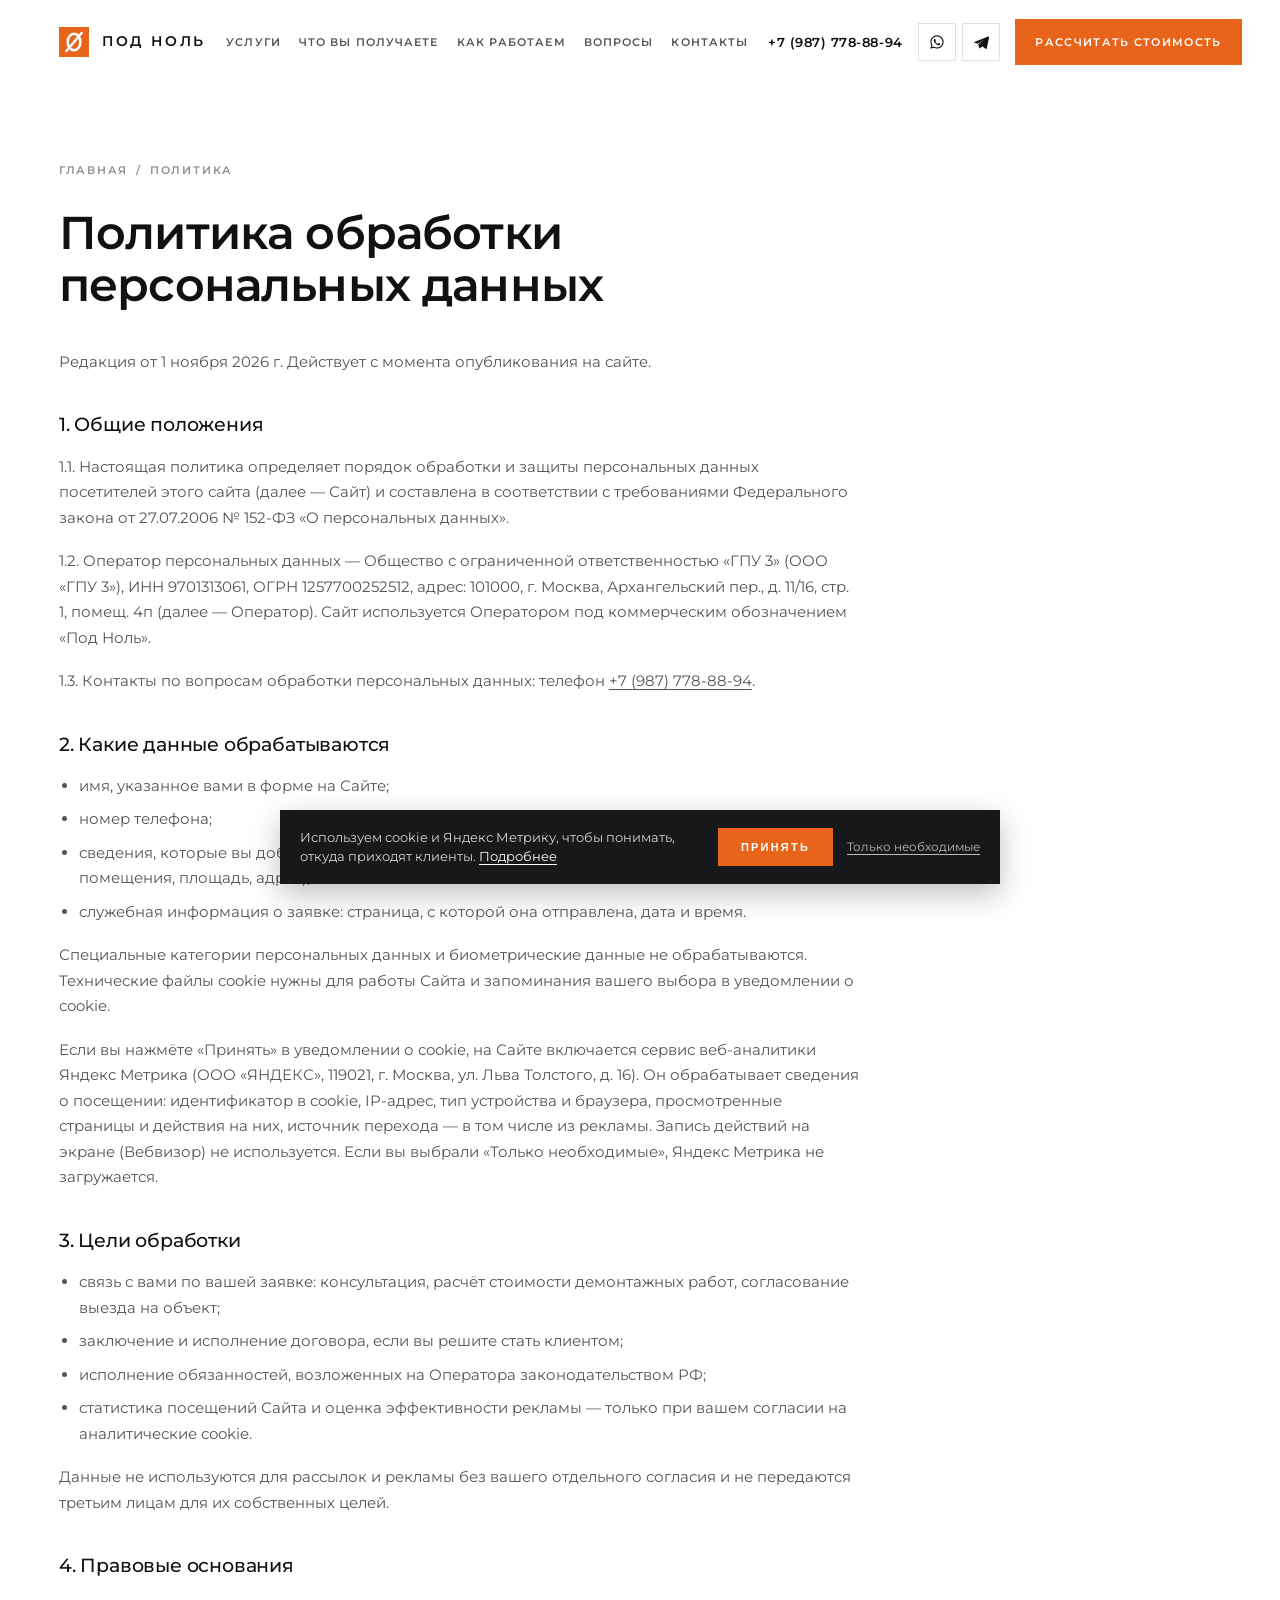
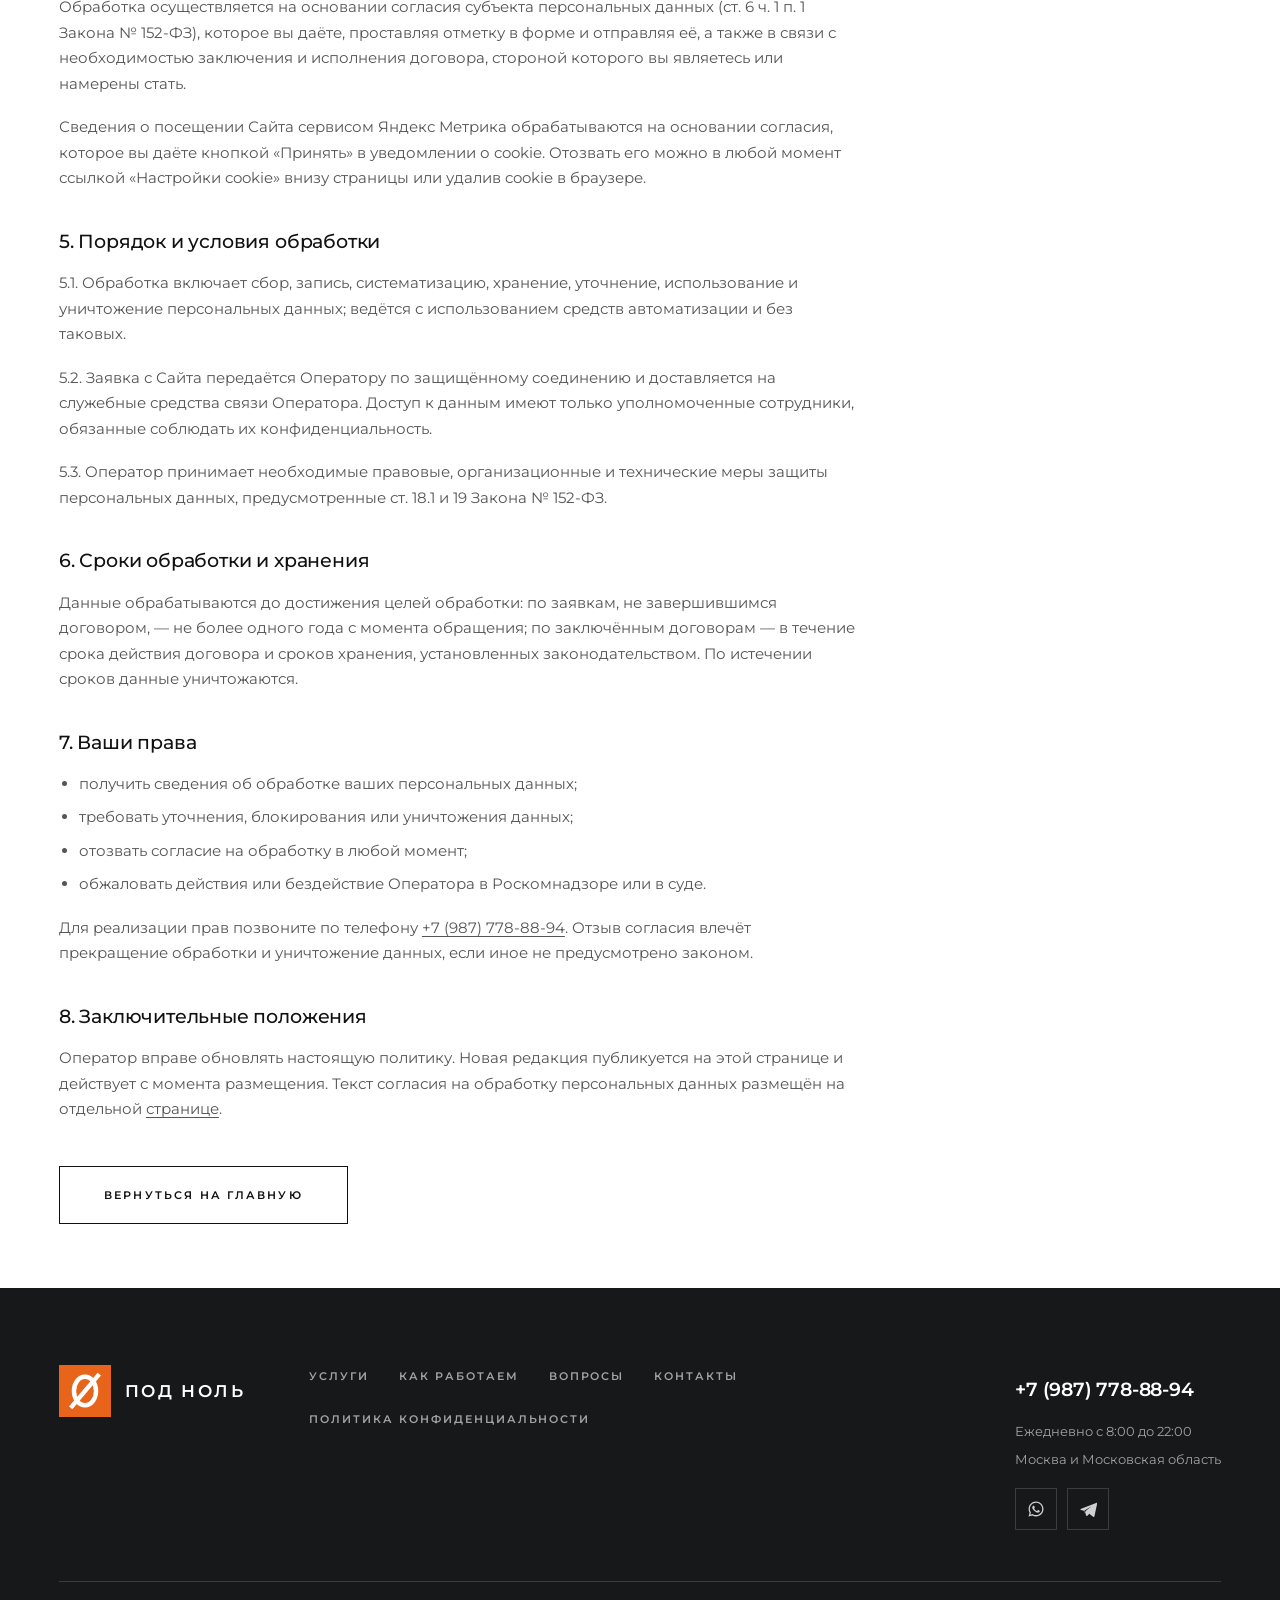
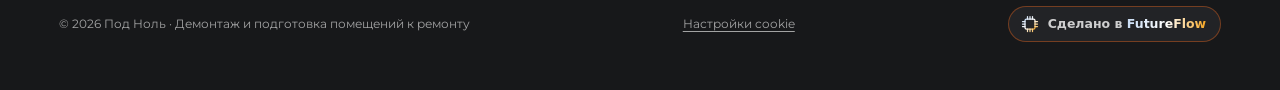
<file: privacy.html>
<!DOCTYPE html>
<html lang="ru">
<head>
  <meta charset="UTF-8">
  <meta name="viewport" content="width=device-width, initial-scale=1">
  <title>Политика обработки персональных данных | Под Ноль</title>
  <meta name="description" content="Политика обработки персональных данных сайта «Под Ноль».">
  <link rel="canonical" href="https://xn--d1aofccc0h.xn--p1ai/privacy.html">
  <meta name="robots" content="noindex, follow">
  <link rel="icon" href="favicon.ico" sizes="32x32">
  <link rel="icon" href="favicon.svg" type="image/svg+xml">
  <link rel="apple-touch-icon" href="apple-touch-icon.png">
  <link rel="manifest" href="site.webmanifest">
  <meta name="theme-color" content="#17181A">
  <link rel="preload" href="assets/fonts/montserrat-cyrillic.woff2" as="font" type="font/woff2" crossorigin>
  <link rel="preload" href="assets/fonts/montserrat-latin.woff2" as="font" type="font/woff2" crossorigin>
  <link rel="stylesheet" href="css/style.css?v=2">
  <noscript><style>.reveal { opacity: 1; transform: none; }</style></noscript>
</head>
<body>

  <header class="header" id="header">
    <div class="container header__in">
      <a class="logo" href="./" aria-label="Под Ноль — на главную">
        <svg class="logo__mark" viewBox="0 0 40 40" aria-hidden="true">
          <rect x="0" y="0" width="40" height="40" fill="#E8641B"/>
          <ellipse cx="20" cy="20" rx="8.5" ry="11" fill="none" stroke="#fff" stroke-width="3.4"/>
          <path d="M9 33 31 7" stroke="#fff" stroke-width="3.4"/>
        </svg>
        <span class="logo__text">Под Ноль</span>
      </a>
      <nav class="nav" id="nav" aria-label="Основная навигация">
        <a href="index.html#services">Услуги</a>
        <a href="index.html#value">Что вы получаете</a>
        <a href="index.html#process">Как работаем</a>
        <a href="index.html#faq">Вопросы</a>
        <a href="index.html#contacts">Контакты</a>
        <div class="nav__contacts">
          <a class="nav__phone" href="tel:+79877788894">+7 (987) 778-88-94</a>
          <div class="nav__messengers">
          <a href="https://wa.me/79877788894" rel="noopener" target="_blank" aria-label="Написать в WhatsApp"><svg viewBox="0 0 24 24" aria-hidden="true"><path d="M12.04 2C6.58 2 2.13 6.45 2.13 11.91c0 1.75.46 3.45 1.32 4.95L2 22l5.25-1.38a9.9 9.9 0 0 0 4.79 1.22h.01c5.46 0 9.91-4.45 9.91-9.91 0-2.65-1.03-5.14-2.9-7.01A9.82 9.82 0 0 0 12.04 2Zm0 18.15h-.01a8.2 8.2 0 0 1-4.19-1.15l-.3-.18-3.12.82.83-3.04-.2-.31a8.19 8.19 0 0 1-1.26-4.38c0-4.54 3.7-8.24 8.25-8.24 2.2 0 4.27.86 5.83 2.42a8.19 8.19 0 0 1 2.41 5.83c0 4.54-3.69 8.23-8.24 8.23Z"/><path d="M16.56 14.24c-.25-.13-1.47-.72-1.69-.81-.23-.08-.39-.12-.56.13-.16.24-.64.8-.78.97-.14.16-.29.19-.53.06-.25-.12-1.05-.38-1.99-1.23-.74-.65-1.23-1.46-1.38-1.71-.14-.24-.01-.38.11-.5.11-.11.25-.29.37-.44.13-.14.17-.24.25-.41.09-.16.04-.3-.02-.43-.06-.12-.56-1.34-.76-1.84-.2-.48-.4-.42-.56-.42-.14-.01-.3-.01-.47-.01-.16 0-.43.06-.65.3-.23.25-.86.84-.86 2.05s.88 2.38 1 2.54c.13.17 1.74 2.65 4.21 3.72.59.25 1.05.4 1.4.52.59.19 1.13.16 1.55.1.47-.07 1.46-.6 1.67-1.18.2-.58.2-1.07.14-1.18-.06-.1-.22-.16-.47-.29Z"/></svg></a>
          <a href="https://t.me/+79877788894" rel="noopener" target="_blank" aria-label="Написать в Telegram"><svg viewBox="0 0 24 24" aria-hidden="true"><path d="M21.94 4.3 2.9 11.64c-1.3.52-1.29 1.26-.24 1.58l4.89 1.52 1.87 5.75c.23.63.11.88.77.88.51 0 .73-.23 1.02-.51l2.47-2.4 5.14 3.8c.94.52 1.62.25 1.86-.87l3.37-15.88c.34-1.37-.53-1.99-1.42-1.58Zm-13.1 10.5-.02.03-.86 2.65-.98-3.03 9.6-6.02-7.74 6.37Z"/></svg></a>
        </div>
          <a class="btn nav__cta" href="index.html#contacts" data-modal-open="Рассчитать стоимость">Рассчитать стоимость</a>
        </div>
      </nav>
      <div class="header__contacts">
        <a class="header__phone" href="tel:+79877788894">+7 (987) 778-88-94</a>
        <div class="header__messengers">
          <a href="https://wa.me/79877788894" rel="noopener" target="_blank" aria-label="Написать в WhatsApp"><svg viewBox="0 0 24 24" aria-hidden="true"><path d="M12.04 2C6.58 2 2.13 6.45 2.13 11.91c0 1.75.46 3.45 1.32 4.95L2 22l5.25-1.38a9.9 9.9 0 0 0 4.79 1.22h.01c5.46 0 9.91-4.45 9.91-9.91 0-2.65-1.03-5.14-2.9-7.01A9.82 9.82 0 0 0 12.04 2Zm0 18.15h-.01a8.2 8.2 0 0 1-4.19-1.15l-.3-.18-3.12.82.83-3.04-.2-.31a8.19 8.19 0 0 1-1.26-4.38c0-4.54 3.7-8.24 8.25-8.24 2.2 0 4.27.86 5.83 2.42a8.19 8.19 0 0 1 2.41 5.83c0 4.54-3.69 8.23-8.24 8.23Z"/><path d="M16.56 14.24c-.25-.13-1.47-.72-1.69-.81-.23-.08-.39-.12-.56.13-.16.24-.64.8-.78.97-.14.16-.29.19-.53.06-.25-.12-1.05-.38-1.99-1.23-.74-.65-1.23-1.46-1.38-1.71-.14-.24-.01-.38.11-.5.11-.11.25-.29.37-.44.13-.14.17-.24.25-.41.09-.16.04-.3-.02-.43-.06-.12-.56-1.34-.76-1.84-.2-.48-.4-.42-.56-.42-.14-.01-.3-.01-.47-.01-.16 0-.43.06-.65.3-.23.25-.86.84-.86 2.05s.88 2.38 1 2.54c.13.17 1.74 2.65 4.21 3.72.59.25 1.05.4 1.4.52.59.19 1.13.16 1.55.1.47-.07 1.46-.6 1.67-1.18.2-.58.2-1.07.14-1.18-.06-.1-.22-.16-.47-.29Z"/></svg></a>
          <a href="https://t.me/+79877788894" rel="noopener" target="_blank" aria-label="Написать в Telegram"><svg viewBox="0 0 24 24" aria-hidden="true"><path d="M21.94 4.3 2.9 11.64c-1.3.52-1.29 1.26-.24 1.58l4.89 1.52 1.87 5.75c.23.63.11.88.77.88.51 0 .73-.23 1.02-.51l2.47-2.4 5.14 3.8c.94.52 1.62.25 1.86-.87l3.37-15.88c.34-1.37-.53-1.99-1.42-1.58Zm-13.1 10.5-.02.03-.86 2.65-.98-3.03 9.6-6.02-7.74 6.37Z"/></svg></a>
        </div>
        <a class="btn btn--sm" href="index.html#contacts" data-modal-open="Рассчитать стоимость">Рассчитать стоимость</a>
      </div>
      <button class="burger" id="burger" aria-label="Открыть меню" aria-expanded="false">
        <span></span><span></span><span></span>
      </button>
    </div>
  </header>

  <main>
    <section class="project-hero">
      <div class="container">
        <div class="text-page">
          <nav class="breadcrumbs" aria-label="Хлебные крошки">
            <a href="./">Главная</a><span>/</span><span>Политика</span>
          </nav>
          <h1 style="font-size: clamp(28px, 3.6vw, 46px)">Политика обработки персональных данных</h1>
          <div class="text-page__body">
            <p>Редакция от 1 ноября 2026 г. Действует с момента опубликования на сайте.</p>

            <h2>1. Общие положения</h2>
            <p>1.1. Настоящая политика определяет порядок обработки и защиты персональных данных посетителей этого сайта (далее — Сайт) и составлена в соответствии с требованиями Федерального закона от 27.07.2006 № 152-ФЗ «О персональных данных».</p>
            <p>1.2. Оператор персональных данных — Общество с ограниченной ответственностью «ГПУ 3» (ООО «ГПУ 3»), ИНН 9701313061, ОГРН 1257700252512, адрес: 101000, г. Москва, Архангельский пер., д. 11/16, стр. 1, помещ. 4п (далее — Оператор). Сайт используется Оператором под коммерческим обозначением «Под Ноль».</p>
            <p>1.3. Контакты по вопросам обработки персональных данных: телефон <a href="tel:+79877788894">+7 (987) 778-88-94</a>.</p>

            <h2>2. Какие данные обрабатываются</h2>
            <ul>
              <li>имя, указанное вами в форме на Сайте;</li>
              <li>номер телефона;</li>
              <li>сведения, которые вы добровольно сообщаете в поле «Что демонтируем» (например, тип помещения, площадь, адрес);</li>
              <li>служебная информация о заявке: страница, с которой она отправлена, дата и время.</li>
            </ul>
            <p>Специальные категории персональных данных и биометрические данные не обрабатываются. Технические файлы cookie нужны для работы Сайта и запоминания вашего выбора в уведомлении о cookie.</p>
            <p>Если вы нажмёте «Принять» в уведомлении о cookie, на Сайте включается сервис веб-аналитики Яндекс Метрика (ООО «ЯНДЕКС», 119021, г. Москва, ул. Льва Толстого, д. 16). Он обрабатывает сведения о посещении: идентификатор в cookie, IP-адрес, тип устройства и браузера, просмотренные страницы и действия на них, источник перехода — в том числе из рекламы. Запись действий на экране (Вебвизор) не используется. Если вы выбрали «Только необходимые», Яндекс Метрика не загружается.</p>

            <h2>3. Цели обработки</h2>
            <ul>
              <li>связь с вами по вашей заявке: консультация, расчёт стоимости демонтажных работ, согласование выезда на объект;</li>
              <li>заключение и исполнение договора, если вы решите стать клиентом;</li>
              <li>исполнение обязанностей, возложенных на Оператора законодательством РФ;</li>
              <li>статистика посещений Сайта и оценка эффективности рекламы — только при вашем согласии на аналитические cookie.</li>
            </ul>
            <p>Данные не используются для рассылок и рекламы без вашего отдельного согласия и не передаются третьим лицам для их собственных целей.</p>

            <h2>4. Правовые основания</h2>
            <p>Обработка осуществляется на основании согласия субъекта персональных данных (ст. 6 ч. 1 п. 1 Закона № 152-ФЗ), которое вы даёте, проставляя отметку в форме и отправляя её, а также в связи с необходимостью заключения и исполнения договора, стороной которого вы являетесь или намерены стать.</p>
            <p>Сведения о посещении Сайта сервисом Яндекс Метрика обрабатываются на основании согласия, которое вы даёте кнопкой «Принять» в уведомлении о cookie. Отозвать его можно в любой момент ссылкой «Настройки cookie» внизу страницы или удалив cookie в браузере.</p>

            <h2>5. Порядок и условия обработки</h2>
            <p>5.1. Обработка включает сбор, запись, систематизацию, хранение, уточнение, использование и уничтожение персональных данных; ведётся с использованием средств автоматизации и без таковых.</p>
            <p>5.2. Заявка с Сайта передаётся Оператору по защищённому соединению и доставляется на служебные средства связи Оператора. Доступ к данным имеют только уполномоченные сотрудники, обязанные соблюдать их конфиденциальность.</p>
            <p>5.3. Оператор принимает необходимые правовые, организационные и технические меры защиты персональных данных, предусмотренные ст. 18.1 и 19 Закона № 152-ФЗ.</p>

            <h2>6. Сроки обработки и хранения</h2>
            <p>Данные обрабатываются до достижения целей обработки: по заявкам, не завершившимся договором, — не более одного года с момента обращения; по заключённым договорам — в течение срока действия договора и сроков хранения, установленных законодательством. По истечении сроков данные уничтожаются.</p>

            <h2>7. Ваши права</h2>
            <ul>
              <li>получить сведения об обработке ваших персональных данных;</li>
              <li>требовать уточнения, блокирования или уничтожения данных;</li>
              <li>отозвать согласие на обработку в любой момент;</li>
              <li>обжаловать действия или бездействие Оператора в Роскомнадзоре или в суде.</li>
            </ul>
            <p>Для реализации прав позвоните по телефону <a href="tel:+79877788894">+7&nbsp;(987)&nbsp;778-88-94</a>. Отзыв согласия влечёт прекращение обработки и уничтожение данных, если иное не предусмотрено законом.</p>

            <h2>8. Заключительные положения</h2>
            <p>Оператор вправе обновлять настоящую политику. Новая редакция публикуется на этой странице и действует с момента размещения. Текст согласия на обработку персональных данных размещён на отдельной <a href="consent.html">странице</a>.</p>
          </div>
          <p style="margin-top: 44px"><a class="btn btn--ghost" href="./">Вернуться на главную</a></p>
        </div>
      </div>
    </section>
  </main>

  <footer class="footer">
    <div class="container">
      <div class="footer__top">
        <a class="footer__logo" href="./" aria-label="Под Ноль — на главную">
          <svg viewBox="0 0 40 40" width="52" height="52" aria-hidden="true">
            <rect x="0" y="0" width="40" height="40" fill="#E8641B"/>
            <ellipse cx="20" cy="20" rx="8.5" ry="11" fill="none" stroke="#fff" stroke-width="3.4"/>
            <path d="M9 33 31 7" stroke="#fff" stroke-width="3.4"/>
          </svg>
          <span class="footer__wordmark">Под Ноль</span>
        </a>
        <nav class="footer__nav" aria-label="Навигация в подвале">
          <a href="index.html#services">Услуги</a>
          <a href="index.html#process">Как работаем</a>
          <a href="index.html#faq">Вопросы</a>
          <a href="index.html#contacts">Контакты</a>
          <a href="privacy.html">Политика конфиденциальности</a>
        </nav>
        <div class="footer__contact">
          <a class="footer__phone" href="tel:+79877788894">+7 (987) 778-88-94</a>
          <span>Ежедневно с 8:00 до 22:00</span>
          <span>Москва и Московская область</span>
          <div class="footer__messengers">
            <a href="https://wa.me/79877788894" rel="noopener" target="_blank" aria-label="Написать в WhatsApp"><svg viewBox="0 0 24 24" aria-hidden="true"><path d="M12.04 2C6.58 2 2.13 6.45 2.13 11.91c0 1.75.46 3.45 1.32 4.95L2 22l5.25-1.38a9.9 9.9 0 0 0 4.79 1.22h.01c5.46 0 9.91-4.45 9.91-9.91 0-2.65-1.03-5.14-2.9-7.01A9.82 9.82 0 0 0 12.04 2Zm0 18.15h-.01a8.2 8.2 0 0 1-4.19-1.15l-.3-.18-3.12.82.83-3.04-.2-.31a8.19 8.19 0 0 1-1.26-4.38c0-4.54 3.7-8.24 8.25-8.24 2.2 0 4.27.86 5.83 2.42a8.19 8.19 0 0 1 2.41 5.83c0 4.54-3.69 8.23-8.24 8.23Z"/><path d="M16.56 14.24c-.25-.13-1.47-.72-1.69-.81-.23-.08-.39-.12-.56.13-.16.24-.64.8-.78.97-.14.16-.29.19-.53.06-.25-.12-1.05-.38-1.99-1.23-.74-.65-1.23-1.46-1.38-1.71-.14-.24-.01-.38.11-.5.11-.11.25-.29.37-.44.13-.14.17-.24.25-.41.09-.16.04-.3-.02-.43-.06-.12-.56-1.34-.76-1.84-.2-.48-.4-.42-.56-.42-.14-.01-.3-.01-.47-.01-.16 0-.43.06-.65.3-.23.25-.86.84-.86 2.05s.88 2.38 1 2.54c.13.17 1.74 2.65 4.21 3.72.59.25 1.05.4 1.4.52.59.19 1.13.16 1.55.1.47-.07 1.46-.6 1.67-1.18.2-.58.2-1.07.14-1.18-.06-.1-.22-.16-.47-.29Z"/></svg></a>
            <a href="https://t.me/+79877788894" rel="noopener" target="_blank" aria-label="Написать в Telegram"><svg viewBox="0 0 24 24" aria-hidden="true"><path d="M21.94 4.3 2.9 11.64c-1.3.52-1.29 1.26-.24 1.58l4.89 1.52 1.87 5.75c.23.63.11.88.77.88.51 0 .73-.23 1.02-.51l2.47-2.4 5.14 3.8c.94.52 1.62.25 1.86-.87l3.37-15.88c.34-1.37-.53-1.99-1.42-1.58Zm-13.1 10.5-.02.03-.86 2.65-.98-3.03 9.6-6.02-7.74 6.37Z"/></svg></a>
          </div>
        </div>
      </div>
      <div class="footer__bottom">
        <span>© 2026 Под Ноль · Демонтаж и подготовка помещений к ремонту</span>
        <a class="ff-badge" href="https://futureflow.ru" target="_blank" rel="noopener" aria-label="Сделано в FutureFlow"
           style="display:inline-flex;align-items:center;gap:8px;padding:7px 14px 7px 11px;border-radius:100px;background:#222326;border:1px solid rgba(232,100,27,.42);color:rgba(255,255,255,.78);text-decoration:none;font:600 12.5px/1 system-ui,-apple-system,'Segoe UI',Roboto,Arial,sans-serif">
          <svg width="20" height="20" viewBox="0 0 32 32" fill="none" stroke="url(#ffGrad)" stroke-width="2" stroke-linecap="round" stroke-linejoin="round" aria-hidden="true">
            <defs><linearGradient id="ffGrad" x1="0" y1="0" x2="1" y2="1"><stop offset="0" stop-color="#c8dcf4"/><stop offset=".5" stop-color="#fff"/><stop offset="1" stop-color="#f5a623"/></linearGradient></defs>
            <rect x="8" y="8" width="16" height="16" rx="2.5"/>
            <path d="M12 8V4M16 8V4M20 8V4 M12 28V24M16 28V24M20 28V24 M8 12H4M8 16H4M8 20H4 M28 12H24M28 16H24M28 20H24"/>
          </svg>
          <span>Сделано в&nbsp;<span style="font-weight:700;background:linear-gradient(90deg,#c8dcf4,#fff 50%,#f5a623);-webkit-background-clip:text;background-clip:text;-webkit-text-fill-color:transparent;color:transparent">FutureFlow</span></span>
        </a>
      </div>
    </div>
  </footer>

  <!-- Быстрая связь: показывается только на смартфонах -->
  <div class="fab" id="fab">
    <div class="fab__menu" id="fab-menu">
      <a class="fab__item" href="tel:+79877788894"><svg viewBox="0 0 24 24" aria-hidden="true"><path d="M6.6 10.8a15.1 15.1 0 0 0 6.6 6.6l2.2-2.2c.3-.3.7-.4 1-.2 1.2.4 2.4.6 3.6.6.6 0 1 .4 1 1V20c0 .6-.4 1-1 1-9.4 0-17-7.6-17-17 0-.6.4-1 1-1h3.5c.6 0 1 .4 1 1 0 1.3.2 2.5.6 3.6.1.4 0 .7-.2 1l-2.3 2.2Z"/></svg><span>Позвонить</span></a>
      <a class="fab__item" href="https://wa.me/79877788894" rel="noopener" target="_blank"><svg viewBox="0 0 24 24" aria-hidden="true"><path d="M12.04 2C6.58 2 2.13 6.45 2.13 11.91c0 1.75.46 3.45 1.32 4.95L2 22l5.25-1.38a9.9 9.9 0 0 0 4.79 1.22h.01c5.46 0 9.91-4.45 9.91-9.91 0-2.65-1.03-5.14-2.9-7.01A9.82 9.82 0 0 0 12.04 2Zm0 18.15h-.01a8.2 8.2 0 0 1-4.19-1.15l-.3-.18-3.12.82.83-3.04-.2-.31a8.19 8.19 0 0 1-1.26-4.38c0-4.54 3.7-8.24 8.25-8.24 2.2 0 4.27.86 5.83 2.42a8.19 8.19 0 0 1 2.41 5.83c0 4.54-3.69 8.23-8.24 8.23Z"/><path d="M16.56 14.24c-.25-.13-1.47-.72-1.69-.81-.23-.08-.39-.12-.56.13-.16.24-.64.8-.78.97-.14.16-.29.19-.53.06-.25-.12-1.05-.38-1.99-1.23-.74-.65-1.23-1.46-1.38-1.71-.14-.24-.01-.38.11-.5.11-.11.25-.29.37-.44.13-.14.17-.24.25-.41.09-.16.04-.3-.02-.43-.06-.12-.56-1.34-.76-1.84-.2-.48-.4-.42-.56-.42-.14-.01-.3-.01-.47-.01-.16 0-.43.06-.65.3-.23.25-.86.84-.86 2.05s.88 2.38 1 2.54c.13.17 1.74 2.65 4.21 3.72.59.25 1.05.4 1.4.52.59.19 1.13.16 1.55.1.47-.07 1.46-.6 1.67-1.18.2-.58.2-1.07.14-1.18-.06-.1-.22-.16-.47-.29Z"/></svg><span>WhatsApp</span></a>
      <a class="fab__item" href="https://t.me/+79877788894" rel="noopener" target="_blank"><svg viewBox="0 0 24 24" aria-hidden="true"><path d="M21.94 4.3 2.9 11.64c-1.3.52-1.29 1.26-.24 1.58l4.89 1.52 1.87 5.75c.23.63.11.88.77.88.51 0 .73-.23 1.02-.51l2.47-2.4 5.14 3.8c.94.52 1.62.25 1.86-.87l3.37-15.88c.34-1.37-.53-1.99-1.42-1.58Zm-13.1 10.5-.02.03-.86 2.65-.98-3.03 9.6-6.02-7.74 6.37Z"/></svg><span>Telegram</span></a>
    </div>
    <button class="fab__toggle" id="fab-toggle" type="button" aria-label="Связаться с нами" aria-expanded="false" aria-controls="fab-menu"><svg viewBox="0 0 24 24" aria-hidden="true"><path d="M11 5h2v14h-2z"/><path d="M5 11h14v2H5z"/></svg></button>
  </div>

  <div class="modal" id="callback-modal" aria-hidden="true">
    <div class="modal__overlay" data-modal-close></div>
    <div class="modal__box" role="dialog" aria-modal="true" aria-labelledby="callback-title" tabindex="-1">
      <button class="modal__close" type="button" data-modal-close aria-label="Закрыть окно"></button>
      <h2 class="modal__title" id="callback-title">Рассчитать стоимость</h2>
      <p class="modal__text">Оставьте имя и телефон — перезвоним в течение часа в рабочее время и посчитаем смету.</p>
      <form class="form" id="callback-form" novalidate data-endpoint="api/lead.php">
        <input class="form__trap" type="text" name="company" tabindex="-1" autocomplete="off" aria-hidden="true">
        <input type="hidden" name="site" value="подноль.рф">
        <input type="hidden" name="source" value="Рассчитать стоимость">
        <div class="form__field">
          <label for="cb-name">Имя</label>
          <input id="cb-name" name="name" type="text" autocomplete="name" required placeholder="Как к вам обращаться">
        </div>
        <div class="form__field">
          <label for="cb-phone">Телефон</label>
          <input id="cb-phone" name="phone" type="tel" autocomplete="tel" required placeholder="+7 (___) ___-__-__">
        </div>
        <label class="form__consent">
          <input type="checkbox" required>
          <span>Даю <a href="consent.html">согласие</a> на обработку персональных данных в соответствии с <a href="privacy.html">политикой</a></span>
        </label>
        <button class="btn" type="submit">Получить расчёт</button>
        <p class="form__done">Спасибо! Перезвоним в течение часа в рабочее время.</p>
      </form>
    </div>
  </div>

  <script src="js/main.js?v=3" defer></script>
</body>
</html>
</file>
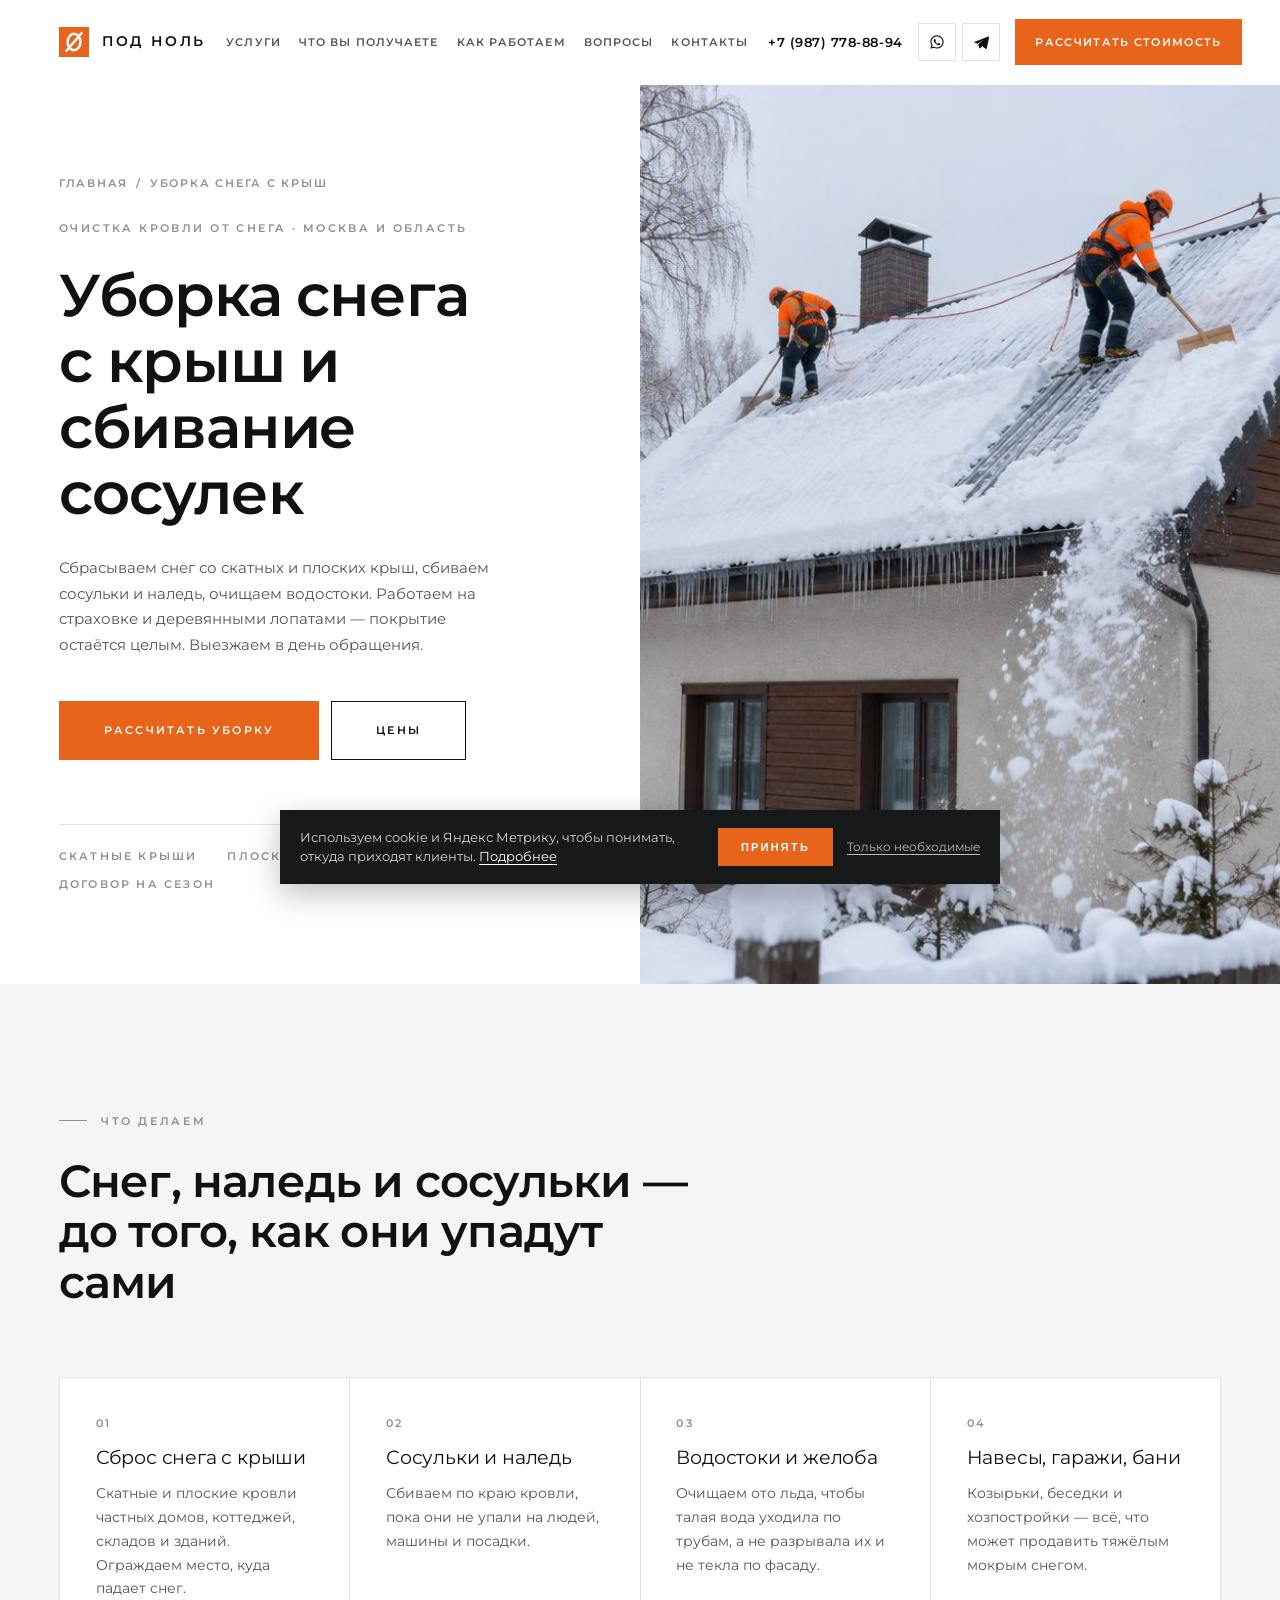
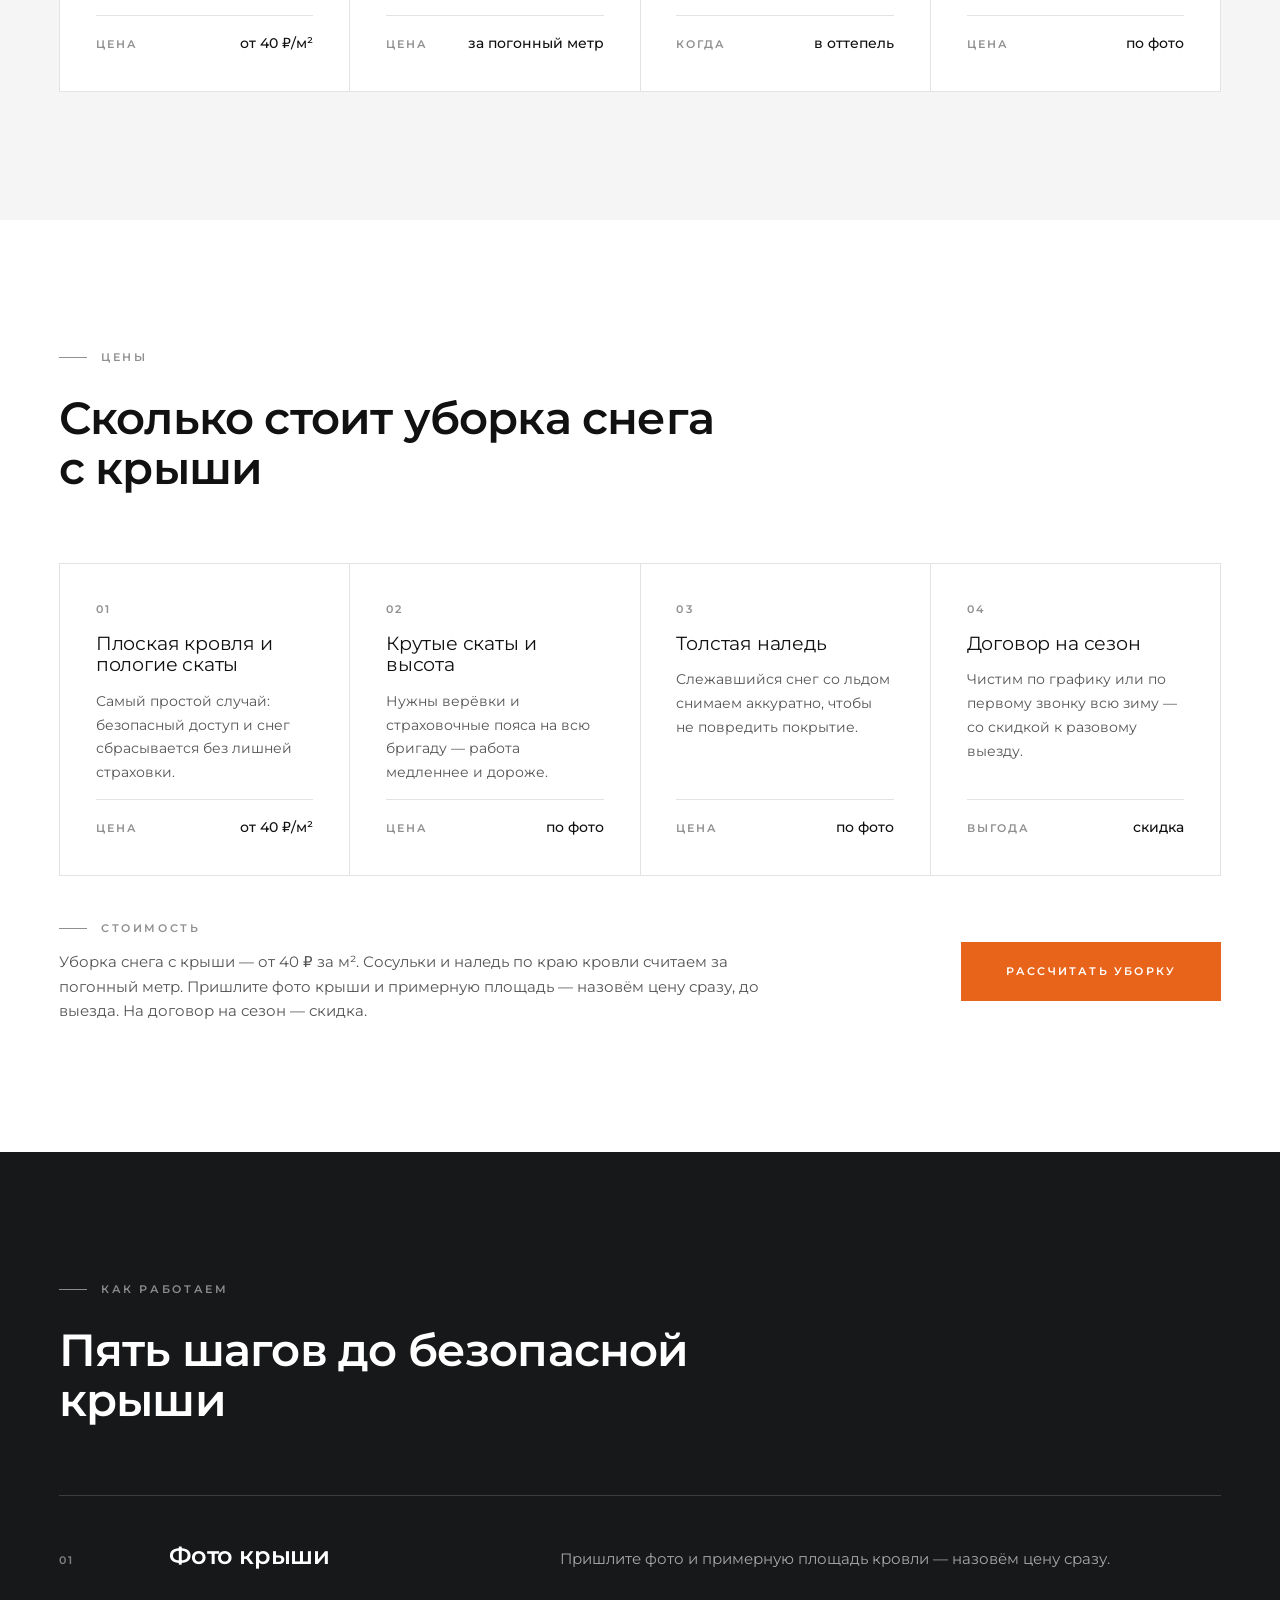
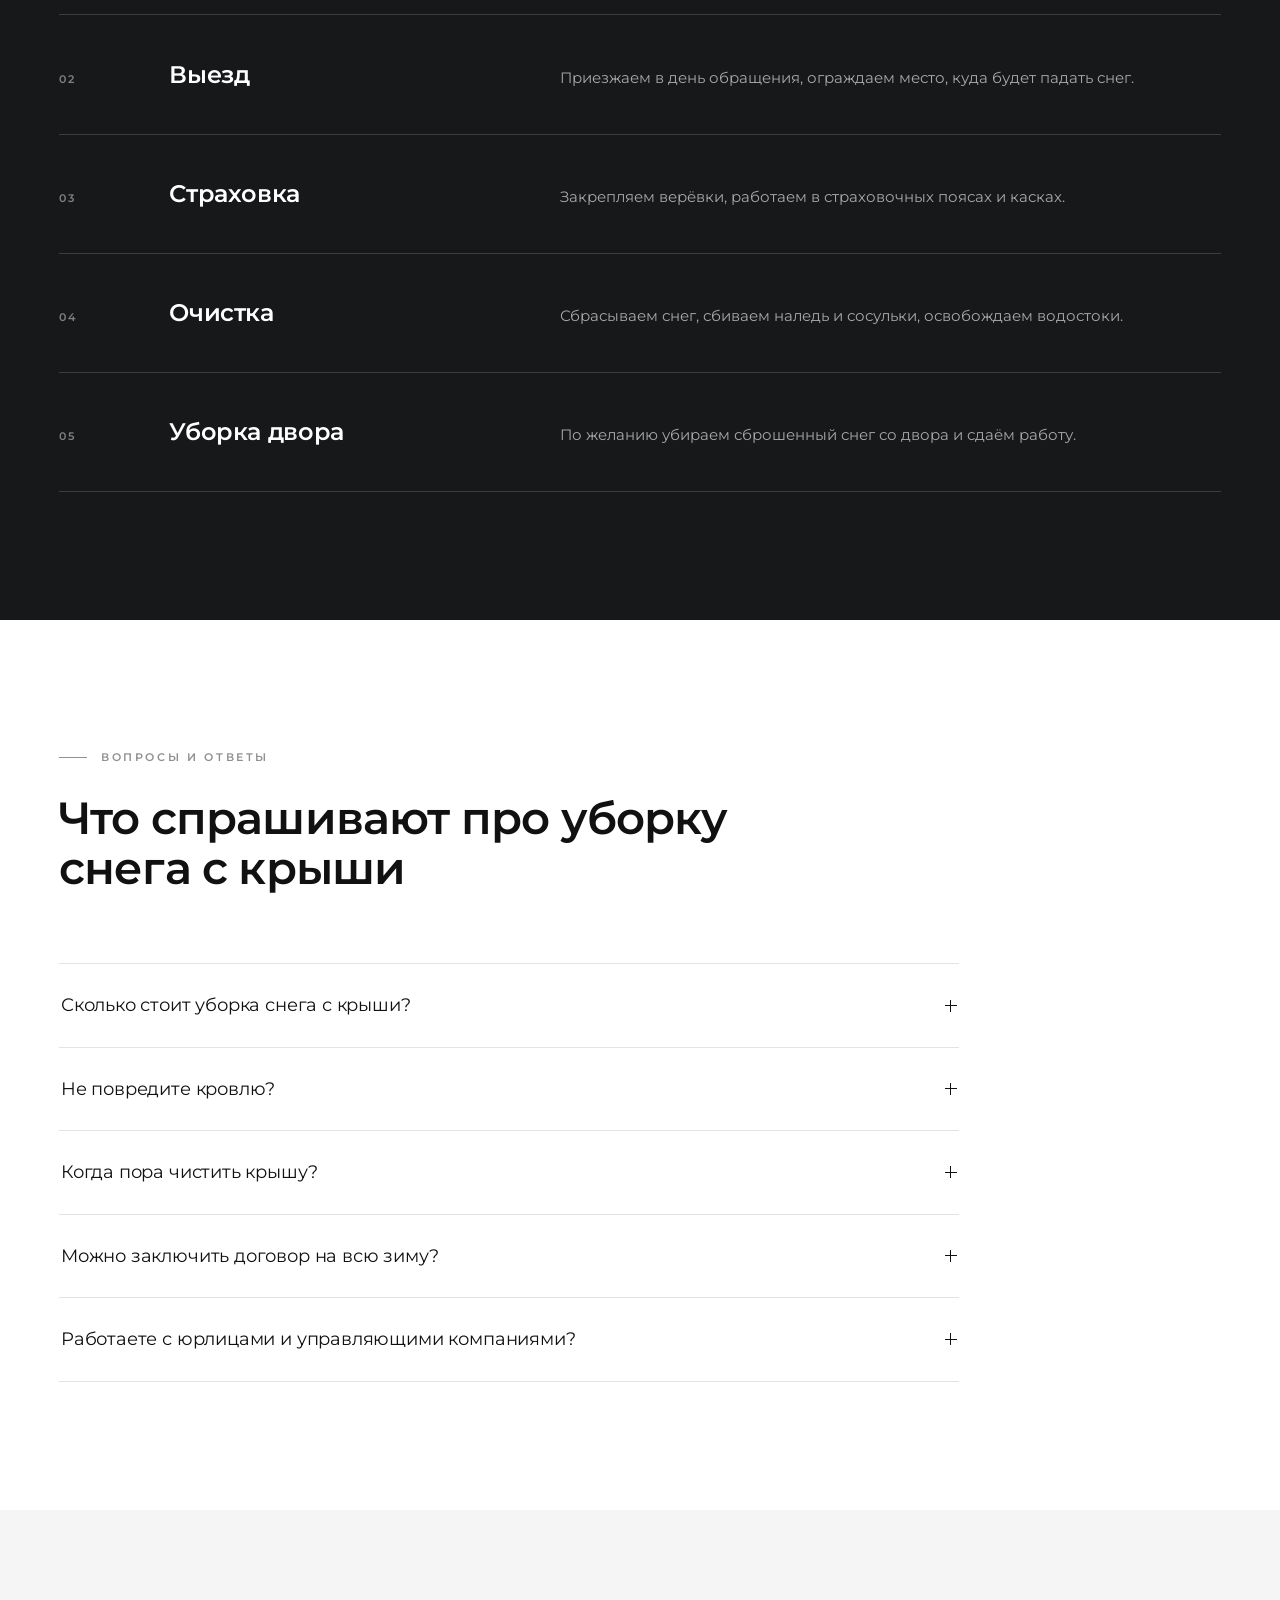
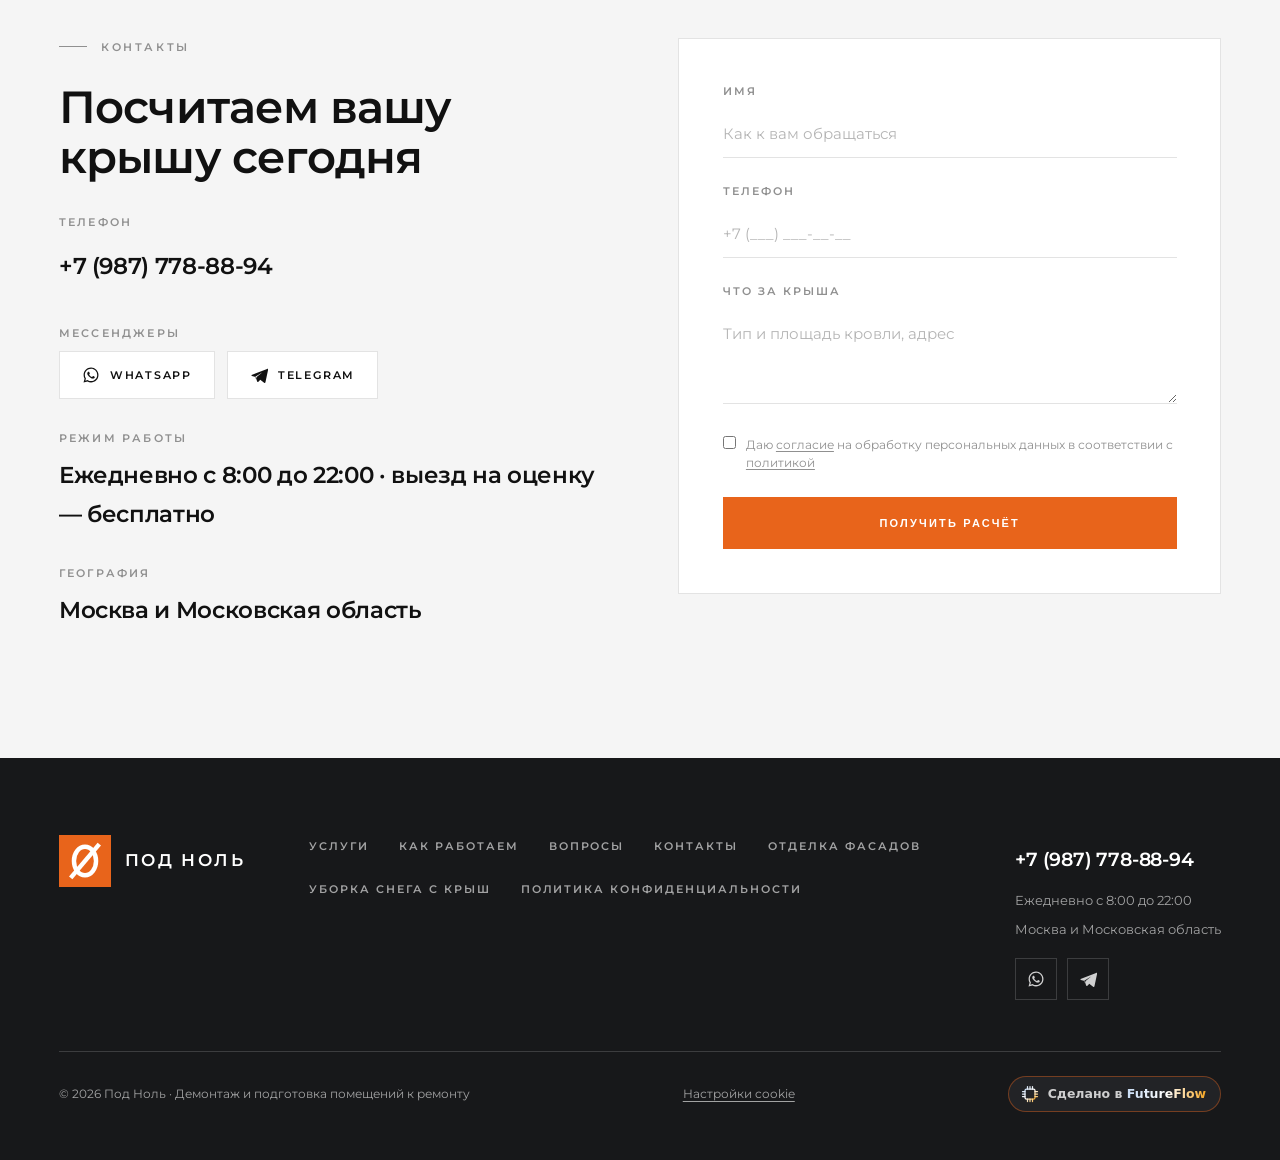
<file: uborka-snega-s-kryshi.html>
<!DOCTYPE html>
<html lang="ru">
<head>
  <meta charset="UTF-8">
  <meta name="viewport" content="width=device-width, initial-scale=1">
  <title>Уборка снега с крыши в Москве — от 40 ₽/м² | Под Ноль</title>
  <meta name="description" content="Уборка снега с крыш частных домов, коттеджей и зданий в Москве и области: сброс снега, сбивание сосулек и наледи. Работаем на страховке. От 40 ₽/м².">
  <link rel="canonical" href="https://xn--d1aofccc0h.xn--p1ai/uborka-snega-s-kryshi.html">
  <meta name="robots" content="index, follow">

  <meta property="og:type" content="website">
  <meta property="og:site_name" content="Под Ноль">
  <meta property="og:locale" content="ru_RU">
  <meta property="og:title" content="Уборка снега с крыш и сбивание сосулек — Под Ноль">
  <meta property="og:description" content="Уборка снега с крыш частных домов, коттеджей и зданий в Москве и области: сброс снега, сбивание сосулек и наледи. Работаем на страховке. От 40 ₽/м².">
  <meta property="og:url" content="https://xn--d1aofccc0h.xn--p1ai/uborka-snega-s-kryshi.html">
  <meta property="og:image" content="https://xn--d1aofccc0h.xn--p1ai/assets/img/og-sneg.jpg">
  <meta property="og:image:width" content="1200">
  <meta property="og:image:height" content="630">
  <meta property="og:image:alt" content="Уборка снега с крыш и сбивание сосулек — Под Ноль">
  <meta name="twitter:card" content="summary_large_image">

  <link rel="icon" href="favicon.ico" sizes="32x32">
  <link rel="icon" href="favicon.svg" type="image/svg+xml">
  <link rel="apple-touch-icon" href="apple-touch-icon.png">
  <link rel="manifest" href="site.webmanifest">
  <meta name="theme-color" content="#17181A">

  <link rel="preload" href="assets/fonts/montserrat-cyrillic.woff2" as="font" type="font/woff2" crossorigin>
  <link rel="preload" href="assets/fonts/montserrat-latin.woff2" as="font" type="font/woff2" crossorigin>
  <link rel="stylesheet" href="css/style.css?v=2">
  <noscript><style>.reveal { opacity: 1; transform: none; }</style></noscript>
  <link rel="preload" as="image" href="assets/img/sneg.jpg">

  <script type="application/ld+json">
  {
    "@context": "https://schema.org",
    "@type": "Service",
    "name": "Уборка снега с крыш",
    "serviceType": "Очистка кровли от снега и наледи",
    "description": "Уборка снега с крыш частных домов, коттеджей и зданий в Москве и области: сброс снега, сбивание сосулек и наледи. Работаем на страховке. От 40 ₽/м².",
    "url": "https://xn--d1aofccc0h.xn--p1ai/uborka-snega-s-kryshi.html",
    "image": "https://xn--d1aofccc0h.xn--p1ai/assets/img/sneg.jpg",
    "areaServed": "Москва и Московская область",
    "provider": {
      "@type": "ProfessionalService",
      "@id": "https://xn--d1aofccc0h.xn--p1ai/#org",
      "name": "Под Ноль",
      "telephone": "+79877788894",
      "url": "https://xn--d1aofccc0h.xn--p1ai/"
    },
    "offers": {
      "@type": "Offer",
      "priceCurrency": "RUB",
      "priceSpecification": {
        "@type": "UnitPriceSpecification",
        "minPrice": 40,
        "priceCurrency": "RUB",
        "unitText": "м²"
      }
    }
  }
  </script>
  <script type="application/ld+json">
  {
    "@context": "https://schema.org",
    "@type": "BreadcrumbList",
    "itemListElement": [
      {
        "@type": "ListItem",
        "position": 1,
        "name": "Главная",
        "item": "https://xn--d1aofccc0h.xn--p1ai/"
      },
      {
        "@type": "ListItem",
        "position": 2,
        "name": "Уборка снега с крыш",
        "item": "https://xn--d1aofccc0h.xn--p1ai/uborka-snega-s-kryshi.html"
      }
    ]
  }
  </script>
  <script type="application/ld+json">
  {
    "@context": "https://schema.org",
    "@type": "FAQPage",
    "mainEntity": [
      {
        "@type": "Question",
        "name": "Сколько стоит уборка снега с крыши?",
        "acceptedAnswer": {
          "@type": "Answer",
          "text": "От 40 ₽ за м² на плоских кровлях и пологих скатах. Крутые скаты, высота и толстая наледь — дороже. Пришлите фото крыши в WhatsApp на +7&nbsp;(987)&nbsp;778-88-94 — назовём цену до выезда."
        }
      },
      {
        "@type": "Question",
        "name": "Не повредите кровлю?",
        "acceptedAnswer": {
          "@type": "Answer",
          "text": "Чистим деревянными и пластиковыми лопатами, металлом по кровле не скребём — покрытие, водостоки и снегозадержатели остаются целыми."
        }
      },
      {
        "@type": "Question",
        "name": "Когда пора чистить крышу?",
        "acceptedAnswer": {
          "@type": "Answer",
          "text": "После сильных снегопадов и в оттепель, когда по краю кровли нарастают наледь и сосульки. Ждать, пока снег сойдёт сам, опасно: пласт срывается целиком и ломает водостоки, машины и деревья."
        }
      },
      {
        "@type": "Question",
        "name": "Можно заключить договор на всю зиму?",
        "acceptedAnswer": {
          "@type": "Answer",
          "text": "Да. По договору на сезон чистим по графику или по первому звонку, цена ниже, чем за разовый выезд."
        }
      },
      {
        "@type": "Question",
        "name": "Работаете с юрлицами и управляющими компаниями?",
        "acceptedAnswer": {
          "@type": "Answer",
          "text": "Да: договор, счёт, закрывающие документы. Чистим кровли жилых домов, складов, магазинов и офисных зданий."
        }
      }
    ]
  }
  </script>
</head>
<body>

  <header class="header" id="header">
    <div class="container header__in">
      <a class="logo" href="./" aria-label="Под Ноль — на главную">
        <svg class="logo__mark" viewBox="0 0 40 40" aria-hidden="true">
          <rect x="0" y="0" width="40" height="40" fill="#E8641B"/>
          <ellipse cx="20" cy="20" rx="8.5" ry="11" fill="none" stroke="#fff" stroke-width="3.4"/>
          <path d="M9 33 31 7" stroke="#fff" stroke-width="3.4"/>
        </svg>
        <span class="logo__text">Под Ноль</span>
      </a>
      <nav class="nav" id="nav" aria-label="Основная навигация">
        <a href="./#services">Услуги</a>
        <a href="./#value">Что вы получаете</a>
        <a href="#process">Как работаем</a>
        <a href="#faq">Вопросы</a>
        <a href="#contacts">Контакты</a>
        <div class="nav__contacts">
          <a class="nav__phone" href="tel:+79877788894">+7 (987) 778-88-94</a>
          <div class="nav__messengers">
          <a href="https://wa.me/79877788894" rel="noopener" target="_blank" aria-label="Написать в WhatsApp"><svg viewBox="0 0 24 24" aria-hidden="true"><path d="M12.04 2C6.58 2 2.13 6.45 2.13 11.91c0 1.75.46 3.45 1.32 4.95L2 22l5.25-1.38a9.9 9.9 0 0 0 4.79 1.22h.01c5.46 0 9.91-4.45 9.91-9.91 0-2.65-1.03-5.14-2.9-7.01A9.82 9.82 0 0 0 12.04 2Zm0 18.15h-.01a8.2 8.2 0 0 1-4.19-1.15l-.3-.18-3.12.82.83-3.04-.2-.31a8.19 8.19 0 0 1-1.26-4.38c0-4.54 3.7-8.24 8.25-8.24 2.2 0 4.27.86 5.83 2.42a8.19 8.19 0 0 1 2.41 5.83c0 4.54-3.69 8.23-8.24 8.23Z"/><path d="M16.56 14.24c-.25-.13-1.47-.72-1.69-.81-.23-.08-.39-.12-.56.13-.16.24-.64.8-.78.97-.14.16-.29.19-.53.06-.25-.12-1.05-.38-1.99-1.23-.74-.65-1.23-1.46-1.38-1.71-.14-.24-.01-.38.11-.5.11-.11.25-.29.37-.44.13-.14.17-.24.25-.41.09-.16.04-.3-.02-.43-.06-.12-.56-1.34-.76-1.84-.2-.48-.4-.42-.56-.42-.14-.01-.3-.01-.47-.01-.16 0-.43.06-.65.3-.23.25-.86.84-.86 2.05s.88 2.38 1 2.54c.13.17 1.74 2.65 4.21 3.72.59.25 1.05.4 1.4.52.59.19 1.13.16 1.55.1.47-.07 1.46-.6 1.67-1.18.2-.58.2-1.07.14-1.18-.06-.1-.22-.16-.47-.29Z"/></svg></a>
          <a href="https://t.me/+79877788894" rel="noopener" target="_blank" aria-label="Написать в Telegram"><svg viewBox="0 0 24 24" aria-hidden="true"><path d="M21.94 4.3 2.9 11.64c-1.3.52-1.29 1.26-.24 1.58l4.89 1.52 1.87 5.75c.23.63.11.88.77.88.51 0 .73-.23 1.02-.51l2.47-2.4 5.14 3.8c.94.52 1.62.25 1.86-.87l3.37-15.88c.34-1.37-.53-1.99-1.42-1.58Zm-13.1 10.5-.02.03-.86 2.65-.98-3.03 9.6-6.02-7.74 6.37Z"/></svg></a>
        </div>
          <a class="btn nav__cta" href="#contacts" data-modal-open="Рассчитать стоимость">Рассчитать стоимость</a>
        </div>
      </nav>
      <div class="header__contacts">
        <a class="header__phone" href="tel:+79877788894">+7 (987) 778-88-94</a>
        <div class="header__messengers">
          <a href="https://wa.me/79877788894" rel="noopener" target="_blank" aria-label="Написать в WhatsApp"><svg viewBox="0 0 24 24" aria-hidden="true"><path d="M12.04 2C6.58 2 2.13 6.45 2.13 11.91c0 1.75.46 3.45 1.32 4.95L2 22l5.25-1.38a9.9 9.9 0 0 0 4.79 1.22h.01c5.46 0 9.91-4.45 9.91-9.91 0-2.65-1.03-5.14-2.9-7.01A9.82 9.82 0 0 0 12.04 2Zm0 18.15h-.01a8.2 8.2 0 0 1-4.19-1.15l-.3-.18-3.12.82.83-3.04-.2-.31a8.19 8.19 0 0 1-1.26-4.38c0-4.54 3.7-8.24 8.25-8.24 2.2 0 4.27.86 5.83 2.42a8.19 8.19 0 0 1 2.41 5.83c0 4.54-3.69 8.23-8.24 8.23Z"/><path d="M16.56 14.24c-.25-.13-1.47-.72-1.69-.81-.23-.08-.39-.12-.56.13-.16.24-.64.8-.78.97-.14.16-.29.19-.53.06-.25-.12-1.05-.38-1.99-1.23-.74-.65-1.23-1.46-1.38-1.71-.14-.24-.01-.38.11-.5.11-.11.25-.29.37-.44.13-.14.17-.24.25-.41.09-.16.04-.3-.02-.43-.06-.12-.56-1.34-.76-1.84-.2-.48-.4-.42-.56-.42-.14-.01-.3-.01-.47-.01-.16 0-.43.06-.65.3-.23.25-.86.84-.86 2.05s.88 2.38 1 2.54c.13.17 1.74 2.65 4.21 3.72.59.25 1.05.4 1.4.52.59.19 1.13.16 1.55.1.47-.07 1.46-.6 1.67-1.18.2-.58.2-1.07.14-1.18-.06-.1-.22-.16-.47-.29Z"/></svg></a>
          <a href="https://t.me/+79877788894" rel="noopener" target="_blank" aria-label="Написать в Telegram"><svg viewBox="0 0 24 24" aria-hidden="true"><path d="M21.94 4.3 2.9 11.64c-1.3.52-1.29 1.26-.24 1.58l4.89 1.52 1.87 5.75c.23.63.11.88.77.88.51 0 .73-.23 1.02-.51l2.47-2.4 5.14 3.8c.94.52 1.62.25 1.86-.87l3.37-15.88c.34-1.37-.53-1.99-1.42-1.58Zm-13.1 10.5-.02.03-.86 2.65-.98-3.03 9.6-6.02-7.74 6.37Z"/></svg></a>
        </div>
        <a class="btn btn--sm" href="#contacts" data-modal-open="Рассчитать стоимость">Рассчитать стоимость</a>
      </div>
      <button class="burger" id="burger" aria-label="Открыть меню" aria-expanded="false">
        <span></span><span></span><span></span>
      </button>
    </div>
  </header>

  <main>
    <section class="hero">
      <div class="hero__text">
        <nav class="breadcrumbs" aria-label="Навигационная цепочка">
          <a href="./">Главная</a><span>/</span><span>Уборка снега с крыш</span>
        </nav>
        <span class="hero__eyebrow">Очистка кровли от снега · Москва и область</span>
        <h1 class="hero__title">Уборка снега с крыш и сбивание сосулек</h1>
        <p class="hero__sub">Сбрасываем снег со скатных и плоских крыш, сбиваем сосульки и наледь, очищаем водостоки. Работаем на страховке и деревянными лопатами — покрытие остаётся целым. Выезжаем в день обращения.</p>
        <div class="hero__cta">
          <a class="btn" href="#contacts" data-modal-open="Рассчитать уборку">Рассчитать уборку</a>
          <a class="btn btn--ghost" href="#prices">Цены</a>
        </div>
        <div class="hero__meta">
          <span>Скатные крыши</span>
          <span>Плоские кровли</span>
          <span>Сосульки и наледь</span>
          <span>Договор на сезон</span>
        </div>
      </div>
      <div class="hero__media">
        <img src="assets/img/sneg.jpg" alt="Рабочие на страховке сбрасывают снег со скатной крыши частного дома — уборка снега с крыш «Под Ноль»" fetchpriority="high" width="1168" height="880">
      </div>
    </section>

    <section class="section section--soft" id="uslugi">
      <div class="container">
        <div class="section__head reveal">
          <div>
            <span class="section-label">Что делаем</span>
            <h2 class="section-title">Снег, наледь и сосульки — до того, как они упадут сами</h2>
          </div>
        </div>
        <div class="services-grid">
          <article class="service reveal">
            <span class="service__num">01</span>
            <h3>Сброс снега с крыши</h3>
            <p>Скатные и плоские кровли частных домов, коттеджей, складов и зданий. Ограждаем место, куда падает снег.</p>
            <dl class="service__meta"><dt>Цена</dt><dd>от 40 ₽/м²</dd></dl>
          </article>
          <article class="service reveal">
            <span class="service__num">02</span>
            <h3>Сосульки и наледь</h3>
            <p>Сбиваем по краю кровли, пока они не упали на людей, машины и посадки.</p>
            <dl class="service__meta"><dt>Цена</dt><dd>за погонный метр</dd></dl>
          </article>
          <article class="service reveal">
            <span class="service__num">03</span>
            <h3>Водостоки и желоба</h3>
            <p>Очищаем ото льда, чтобы талая вода уходила по трубам, а не разрывала их и не текла по фасаду.</p>
            <dl class="service__meta"><dt>Когда</dt><dd>в оттепель</dd></dl>
          </article>
          <article class="service reveal">
            <span class="service__num">04</span>
            <h3>Навесы, гаражи, бани</h3>
            <p>Козырьки, беседки и хозпостройки — всё, что может продавить тяжёлым мокрым снегом.</p>
            <dl class="service__meta"><dt>Цена</dt><dd>по фото</dd></dl>
          </article>
        </div>
      </div>
    </section>

    <section class="section" id="prices">
      <div class="container">
        <div class="section__head reveal">
          <div>
            <span class="section-label">Цены</span>
            <h2 class="section-title">Сколько стоит уборка снега с крыши</h2>
          </div>
        </div>
        <div class="services-grid">
          <article class="service reveal">
            <span class="service__num">01</span>
            <h3>Плоская кровля и пологие скаты</h3>
            <p>Самый простой случай: безопасный доступ и снег сбрасывается без лишней страховки.</p>
            <dl class="service__meta"><dt>Цена</dt><dd>от 40 ₽/м²</dd></dl>
          </article>
          <article class="service reveal">
            <span class="service__num">02</span>
            <h3>Крутые скаты и высота</h3>
            <p>Нужны верёвки и страховочные пояса на всю бригаду — работа медленнее и дороже.</p>
            <dl class="service__meta"><dt>Цена</dt><dd>по фото</dd></dl>
          </article>
          <article class="service reveal">
            <span class="service__num">03</span>
            <h3>Толстая наледь</h3>
            <p>Слежавшийся снег со льдом снимаем аккуратно, чтобы не повредить покрытие.</p>
            <dl class="service__meta"><dt>Цена</dt><dd>по фото</dd></dl>
          </article>
          <article class="service reveal">
            <span class="service__num">04</span>
            <h3>Договор на сезон</h3>
            <p>Чистим по графику или по первому звонку всю зиму — со скидкой к разовому выезду.</p>
            <dl class="service__meta"><dt>Выгода</dt><dd>скидка</dd></dl>
          </article>
        </div>
        <div class="services-note reveal">
          <div class="services-note__text">
            <span class="section-label">Стоимость</span>
            <p>Уборка снега с крыши — от 40 ₽ за м². Сосульки и наледь по краю кровли считаем за погонный метр. Пришлите фото крыши и примерную площадь — назовём цену сразу, до выезда. На договор на сезон — скидка.</p>
          </div>
          <a class="btn" href="#contacts" data-modal-open="Рассчитать уборку">Рассчитать уборку</a>
        </div>
      </div>
    </section>

    <section class="section section--dark" id="process">
      <div class="container">
        <div class="section__head reveal">
          <div>
            <span class="section-label">Как работаем</span>
            <h2 class="section-title">Пять шагов до безопасной крыши</h2>
          </div>
        </div>
        <div class="process">
          <div class="process__row reveal">
            <span class="process__num">01</span>
            <span class="process__name">Фото крыши</span>
            <p class="process__text">Пришлите фото и примерную площадь кровли — назовём цену сразу.</p>
          </div>
          <div class="process__row reveal">
            <span class="process__num">02</span>
            <span class="process__name">Выезд</span>
            <p class="process__text">Приезжаем в день обращения, ограждаем место, куда будет падать снег.</p>
          </div>
          <div class="process__row reveal">
            <span class="process__num">03</span>
            <span class="process__name">Страховка</span>
            <p class="process__text">Закрепляем верёвки, работаем в страховочных поясах и касках.</p>
          </div>
          <div class="process__row reveal">
            <span class="process__num">04</span>
            <span class="process__name">Очистка</span>
            <p class="process__text">Сбрасываем снег, сбиваем наледь и сосульки, освобождаем водостоки.</p>
          </div>
          <div class="process__row reveal">
            <span class="process__num">05</span>
            <span class="process__name">Уборка двора</span>
            <p class="process__text">По желанию убираем сброшенный снег со двора и сдаём работу.</p>
          </div>
        </div>
      </div>
    </section>

    <section class="section" id="faq">
      <div class="container">
        <div class="section__head reveal">
          <div>
            <span class="section-label">Вопросы и ответы</span>
            <h2 class="section-title">Что спрашивают про уборку снега с крыши</h2>
          </div>
        </div>
        <div class="faq reveal">
          <details>
            <summary>Сколько стоит уборка снега с крыши?</summary>
            <p class="faq__a">От 40 ₽ за м² на плоских кровлях и пологих скатах. Крутые скаты, высота и толстая наледь — дороже. Пришлите фото крыши в WhatsApp на <a href="https://wa.me/79877788894" rel="noopener" target="_blank">+7&nbsp;(987)&nbsp;778-88-94</a> — назовём цену до выезда.</p>
          </details>
          <details>
            <summary>Не повредите кровлю?</summary>
            <p class="faq__a">Чистим деревянными и пластиковыми лопатами, металлом по кровле не скребём — покрытие, водостоки и снегозадержатели остаются целыми.</p>
          </details>
          <details>
            <summary>Когда пора чистить крышу?</summary>
            <p class="faq__a">После сильных снегопадов и в оттепель, когда по краю кровли нарастают наледь и сосульки. Ждать, пока снег сойдёт сам, опасно: пласт срывается целиком и ломает водостоки, машины и деревья.</p>
          </details>
          <details>
            <summary>Можно заключить договор на всю зиму?</summary>
            <p class="faq__a">Да. По договору на сезон чистим по графику или по первому звонку, цена ниже, чем за разовый выезд.</p>
          </details>
          <details>
            <summary>Работаете с юрлицами и управляющими компаниями?</summary>
            <p class="faq__a">Да: договор, счёт, закрывающие документы. Чистим кровли жилых домов, складов, магазинов и офисных зданий.</p>
          </details>
        </div>
      </div>
    </section>

    <section class="section section--soft" id="contacts">
      <div class="container contact">
        <div class="contact__info reveal">
          <div>
            <span class="section-label">Контакты</span>
            <h2 class="section-title">Посчитаем вашу крышу сегодня</h2>
          </div>
          <div class="contact__row">
            <div class="contact__label">Телефон</div>
            <a href="tel:+79877788894">+7 (987) 778-88-94</a>
          </div>
          <div class="contact__row">
            <div class="contact__label">Мессенджеры</div>
            <div class="messengers">
              <a class="messenger" href="https://wa.me/79877788894" rel="noopener" target="_blank" aria-label="Написать в WhatsApp на +7 987 778-88-94">
                <svg viewBox="0 0 24 24" aria-hidden="true" focusable="false"><path d="M12.04 2C6.58 2 2.13 6.45 2.13 11.91c0 1.75.46 3.45 1.32 4.95L2 22l5.25-1.38a9.9 9.9 0 0 0 4.79 1.22h.01c5.46 0 9.91-4.45 9.91-9.91 0-2.65-1.03-5.14-2.9-7.01A9.82 9.82 0 0 0 12.04 2Zm0 18.15h-.01a8.2 8.2 0 0 1-4.19-1.15l-.3-.18-3.12.82.83-3.04-.2-.31a8.19 8.19 0 0 1-1.26-4.38c0-4.54 3.7-8.24 8.25-8.24 2.2 0 4.27.86 5.83 2.42a8.19 8.19 0 0 1 2.41 5.83c0 4.54-3.69 8.23-8.24 8.23Z"/><path d="M16.56 14.24c-.25-.13-1.47-.72-1.69-.81-.23-.08-.39-.12-.56.13-.16.24-.64.8-.78.97-.14.16-.29.19-.53.06-.25-.12-1.05-.38-1.99-1.23-.74-.65-1.23-1.46-1.38-1.71-.14-.24-.01-.38.11-.5.11-.11.25-.29.37-.44.13-.14.17-.24.25-.41.09-.16.04-.3-.02-.43-.06-.12-.56-1.34-.76-1.84-.2-.48-.4-.42-.56-.42-.14-.01-.3-.01-.47-.01-.16 0-.43.06-.65.3-.23.25-.86.84-.86 2.05s.88 2.38 1 2.54c.13.17 1.74 2.65 4.21 3.72.59.25 1.05.4 1.4.52.59.19 1.13.16 1.55.1.47-.07 1.46-.6 1.67-1.18.2-.58.2-1.07.14-1.18-.06-.1-.22-.16-.47-.29Z"/></svg>
                <span>WhatsApp</span>
              </a>
              <a class="messenger" href="https://t.me/+79877788894" rel="noopener" target="_blank" aria-label="Написать в Telegram на +7 987 778-88-94">
                <svg viewBox="0 0 24 24" aria-hidden="true" focusable="false"><path d="M21.94 4.3 2.9 11.64c-1.3.52-1.29 1.26-.24 1.58l4.89 1.52 1.87 5.75c.23.63.11.88.77.88.51 0 .73-.23 1.02-.51l2.47-2.4 5.14 3.8c.94.52 1.62.25 1.86-.87l3.37-15.88c.34-1.37-.53-1.99-1.42-1.58Zm-13.1 10.5-.02.03-.86 2.65-.98-3.03 9.6-6.02-7.74 6.37Z"/></svg>
                <span>Telegram</span>
              </a>
            </div>
          </div>
          <div class="contact__row">
            <div class="contact__label">Режим работы</div>
            <p>Ежедневно с 8:00 до 22:00 · выезд на оценку — бесплатно</p>
          </div>
          <div class="contact__row">
            <div class="contact__label">География</div>
            <p>Москва и Московская область</p>
          </div>
        </div>
        <form class="form reveal" id="lead-form" novalidate data-endpoint="api/lead.php">
          <input class="form__trap" type="text" name="company" tabindex="-1" autocomplete="off" aria-hidden="true">
          <input type="hidden" name="site" value="подноль.рф">
        <input type="hidden" name="source" value="Форма на странице «Уборка снега с крыш»">
          <div class="form__field">
            <label for="f-name">Имя</label>
            <input id="f-name" name="name" type="text" autocomplete="name" required placeholder="Как к вам обращаться">
          </div>
          <div class="form__field">
            <label for="f-phone">Телефон</label>
            <input id="f-phone" name="phone" type="tel" autocomplete="tel" required placeholder="+7 (___) ___-__-__">
          </div>
          <div class="form__field">
            <label for="f-msg">Что за крыша</label>
            <textarea id="f-msg" name="message" rows="3" placeholder="Тип и площадь кровли, адрес"></textarea>
          </div>
          <label class="form__consent">
            <input type="checkbox" required>
            <span>Даю <a href="consent.html">согласие</a> на обработку персональных данных в соответствии с <a href="privacy.html">политикой</a></span>
          </label>
          <button class="btn" type="submit">Получить расчёт</button>
          <p class="form__done">Спасибо! Перезвоним в течение часа в рабочее время.</p>
        </form>
      </div>
    </section>
  </main>

  <footer class="footer">
    <div class="container">
      <div class="footer__top">
        <a class="footer__logo" href="./" aria-label="Под Ноль — на главную">
          <svg viewBox="0 0 40 40" width="52" height="52" aria-hidden="true">
            <rect x="0" y="0" width="40" height="40" fill="#E8641B"/>
            <ellipse cx="20" cy="20" rx="8.5" ry="11" fill="none" stroke="#fff" stroke-width="3.4"/>
            <path d="M9 33 31 7" stroke="#fff" stroke-width="3.4"/>
          </svg>
          <span class="footer__wordmark">Под Ноль</span>
        </a>
        <nav class="footer__nav" aria-label="Навигация в подвале">
          <a href="./#services">Услуги</a>
          <a href="#process">Как работаем</a>
          <a href="#faq">Вопросы</a>
          <a href="#contacts">Контакты</a>
          <a href="otdelka-fasadov.html">Отделка фасадов</a>
          <a href="uborka-snega-s-kryshi.html">Уборка снега с крыш</a>
          <a href="privacy.html">Политика конфиденциальности</a>
        </nav>
        <div class="footer__contact">
          <a class="footer__phone" href="tel:+79877788894">+7 (987) 778-88-94</a>
          <span>Ежедневно с 8:00 до 22:00</span>
          <span>Москва и Московская область</span>
          <div class="footer__messengers">
            <a href="https://wa.me/79877788894" rel="noopener" target="_blank" aria-label="Написать в WhatsApp"><svg viewBox="0 0 24 24" aria-hidden="true"><path d="M12.04 2C6.58 2 2.13 6.45 2.13 11.91c0 1.75.46 3.45 1.32 4.95L2 22l5.25-1.38a9.9 9.9 0 0 0 4.79 1.22h.01c5.46 0 9.91-4.45 9.91-9.91 0-2.65-1.03-5.14-2.9-7.01A9.82 9.82 0 0 0 12.04 2Zm0 18.15h-.01a8.2 8.2 0 0 1-4.19-1.15l-.3-.18-3.12.82.83-3.04-.2-.31a8.19 8.19 0 0 1-1.26-4.38c0-4.54 3.7-8.24 8.25-8.24 2.2 0 4.27.86 5.83 2.42a8.19 8.19 0 0 1 2.41 5.83c0 4.54-3.69 8.23-8.24 8.23Z"/><path d="M16.56 14.24c-.25-.13-1.47-.72-1.69-.81-.23-.08-.39-.12-.56.13-.16.24-.64.8-.78.97-.14.16-.29.19-.53.06-.25-.12-1.05-.38-1.99-1.23-.74-.65-1.23-1.46-1.38-1.71-.14-.24-.01-.38.11-.5.11-.11.25-.29.37-.44.13-.14.17-.24.25-.41.09-.16.04-.3-.02-.43-.06-.12-.56-1.34-.76-1.84-.2-.48-.4-.42-.56-.42-.14-.01-.3-.01-.47-.01-.16 0-.43.06-.65.3-.23.25-.86.84-.86 2.05s.88 2.38 1 2.54c.13.17 1.74 2.65 4.21 3.72.59.25 1.05.4 1.4.52.59.19 1.13.16 1.55.1.47-.07 1.46-.6 1.67-1.18.2-.58.2-1.07.14-1.18-.06-.1-.22-.16-.47-.29Z"/></svg></a>
            <a href="https://t.me/+79877788894" rel="noopener" target="_blank" aria-label="Написать в Telegram"><svg viewBox="0 0 24 24" aria-hidden="true"><path d="M21.94 4.3 2.9 11.64c-1.3.52-1.29 1.26-.24 1.58l4.89 1.52 1.87 5.75c.23.63.11.88.77.88.51 0 .73-.23 1.02-.51l2.47-2.4 5.14 3.8c.94.52 1.62.25 1.86-.87l3.37-15.88c.34-1.37-.53-1.99-1.42-1.58Zm-13.1 10.5-.02.03-.86 2.65-.98-3.03 9.6-6.02-7.74 6.37Z"/></svg></a>
          </div>
        </div>
      </div>
      <div class="footer__bottom">
        <span>© 2026 Под Ноль · Демонтаж и подготовка помещений к ремонту</span>
        <a class="ff-badge" href="https://futureflow.ru" target="_blank" rel="noopener" aria-label="Сделано в FutureFlow"
           style="display:inline-flex;align-items:center;gap:8px;padding:7px 14px 7px 11px;border-radius:100px;background:#222326;border:1px solid rgba(232,100,27,.42);color:rgba(255,255,255,.78);text-decoration:none;font:600 12.5px/1 system-ui,-apple-system,'Segoe UI',Roboto,Arial,sans-serif">
          <svg width="20" height="20" viewBox="0 0 32 32" fill="none" stroke="url(#ffGrad)" stroke-width="2" stroke-linecap="round" stroke-linejoin="round" aria-hidden="true">
            <defs><linearGradient id="ffGrad" x1="0" y1="0" x2="1" y2="1"><stop offset="0" stop-color="#c8dcf4"/><stop offset=".5" stop-color="#fff"/><stop offset="1" stop-color="#f5a623"/></linearGradient></defs>
            <rect x="8" y="8" width="16" height="16" rx="2.5"/>
            <path d="M12 8V4M16 8V4M20 8V4 M12 28V24M16 28V24M20 28V24 M8 12H4M8 16H4M8 20H4 M28 12H24M28 16H24M28 20H24"/>
          </svg>
          <span>Сделано в&nbsp;<span style="font-weight:700;background:linear-gradient(90deg,#c8dcf4,#fff 50%,#f5a623);-webkit-background-clip:text;background-clip:text;-webkit-text-fill-color:transparent;color:transparent">FutureFlow</span></span>
        </a>
      </div>
    </div>
  </footer>

  <!-- Быстрая связь: показывается только на смартфонах -->
  <div class="fab" id="fab">
    <div class="fab__menu" id="fab-menu">
      <a class="fab__item" href="tel:+79877788894"><svg viewBox="0 0 24 24" aria-hidden="true"><path d="M6.6 10.8a15.1 15.1 0 0 0 6.6 6.6l2.2-2.2c.3-.3.7-.4 1-.2 1.2.4 2.4.6 3.6.6.6 0 1 .4 1 1V20c0 .6-.4 1-1 1-9.4 0-17-7.6-17-17 0-.6.4-1 1-1h3.5c.6 0 1 .4 1 1 0 1.3.2 2.5.6 3.6.1.4 0 .7-.2 1l-2.3 2.2Z"/></svg><span>Позвонить</span></a>
      <a class="fab__item" href="https://wa.me/79877788894" rel="noopener" target="_blank"><svg viewBox="0 0 24 24" aria-hidden="true"><path d="M12.04 2C6.58 2 2.13 6.45 2.13 11.91c0 1.75.46 3.45 1.32 4.95L2 22l5.25-1.38a9.9 9.9 0 0 0 4.79 1.22h.01c5.46 0 9.91-4.45 9.91-9.91 0-2.65-1.03-5.14-2.9-7.01A9.82 9.82 0 0 0 12.04 2Zm0 18.15h-.01a8.2 8.2 0 0 1-4.19-1.15l-.3-.18-3.12.82.83-3.04-.2-.31a8.19 8.19 0 0 1-1.26-4.38c0-4.54 3.7-8.24 8.25-8.24 2.2 0 4.27.86 5.83 2.42a8.19 8.19 0 0 1 2.41 5.83c0 4.54-3.69 8.23-8.24 8.23Z"/><path d="M16.56 14.24c-.25-.13-1.47-.72-1.69-.81-.23-.08-.39-.12-.56.13-.16.24-.64.8-.78.97-.14.16-.29.19-.53.06-.25-.12-1.05-.38-1.99-1.23-.74-.65-1.23-1.46-1.38-1.71-.14-.24-.01-.38.11-.5.11-.11.25-.29.37-.44.13-.14.17-.24.25-.41.09-.16.04-.3-.02-.43-.06-.12-.56-1.34-.76-1.84-.2-.48-.4-.42-.56-.42-.14-.01-.3-.01-.47-.01-.16 0-.43.06-.65.3-.23.25-.86.84-.86 2.05s.88 2.38 1 2.54c.13.17 1.74 2.65 4.21 3.72.59.25 1.05.4 1.4.52.59.19 1.13.16 1.55.1.47-.07 1.46-.6 1.67-1.18.2-.58.2-1.07.14-1.18-.06-.1-.22-.16-.47-.29Z"/></svg><span>WhatsApp</span></a>
      <a class="fab__item" href="https://t.me/+79877788894" rel="noopener" target="_blank"><svg viewBox="0 0 24 24" aria-hidden="true"><path d="M21.94 4.3 2.9 11.64c-1.3.52-1.29 1.26-.24 1.58l4.89 1.52 1.87 5.75c.23.63.11.88.77.88.51 0 .73-.23 1.02-.51l2.47-2.4 5.14 3.8c.94.52 1.62.25 1.86-.87l3.37-15.88c.34-1.37-.53-1.99-1.42-1.58Zm-13.1 10.5-.02.03-.86 2.65-.98-3.03 9.6-6.02-7.74 6.37Z"/></svg><span>Telegram</span></a>
    </div>
    <button class="fab__toggle" id="fab-toggle" type="button" aria-label="Связаться с нами" aria-expanded="false" aria-controls="fab-menu"><svg viewBox="0 0 24 24" aria-hidden="true"><path d="M11 5h2v14h-2z"/><path d="M5 11h14v2H5z"/></svg></button>
  </div>

  <div class="modal" id="callback-modal" aria-hidden="true">
    <div class="modal__overlay" data-modal-close></div>
    <div class="modal__box" role="dialog" aria-modal="true" aria-labelledby="callback-title" tabindex="-1">
      <button class="modal__close" type="button" data-modal-close aria-label="Закрыть окно"></button>
      <h2 class="modal__title" id="callback-title">Рассчитать стоимость</h2>
      <p class="modal__text">Оставьте имя и телефон — перезвоним в течение часа в рабочее время и посчитаем смету.</p>
      <form class="form" id="callback-form" novalidate data-endpoint="api/lead.php">
        <input class="form__trap" type="text" name="company" tabindex="-1" autocomplete="off" aria-hidden="true">
        <input type="hidden" name="site" value="подноль.рф">
        <input type="hidden" name="source" value="Рассчитать стоимость">
        <div class="form__field">
          <label for="cb-name">Имя</label>
          <input id="cb-name" name="name" type="text" autocomplete="name" required placeholder="Как к вам обращаться">
        </div>
        <div class="form__field">
          <label for="cb-phone">Телефон</label>
          <input id="cb-phone" name="phone" type="tel" autocomplete="tel" required placeholder="+7 (___) ___-__-__">
        </div>
        <label class="form__consent">
          <input type="checkbox" required>
          <span>Даю <a href="consent.html">согласие</a> на обработку персональных данных в соответствии с <a href="privacy.html">политикой</a></span>
        </label>
        <button class="btn" type="submit">Получить расчёт</button>
        <p class="form__done">Спасибо! Перезвоним в течение часа в рабочее время.</p>
      </form>
    </div>
  </div>

  <script src="js/main.js?v=3" defer></script>
</body>
</html>
</file>
<file: css/style.css>
/* ============================================================
   Void & Form — авторское дизайн-бюро
   Дизайн-система: архитектурный минимализм, монохром
   Один шрифт — Montserrat. Никаких скруглений.
   ============================================================ */

/* Montserrat — вариативный, хостится локально: не зависит от Google Fonts */
@font-face {
  font-family: "Montserrat";
  font-style: normal;
  font-weight: 300 600;
  font-display: swap;
  src: url("../assets/fonts/montserrat-cyrillic.woff2") format("woff2");
  unicode-range: U+0301, U+0400-045F, U+0490-0491, U+04B0-04B1, U+2116;
}

@font-face {
  font-family: "Montserrat";
  font-style: normal;
  font-weight: 300 600;
  font-display: swap;
  src: url("../assets/fonts/montserrat-latin.woff2") format("woff2");
  unicode-range: U+0000-00FF, U+0131, U+0152-0153, U+02BB-02BC, U+02C6, U+02DA, U+02DC, U+0304, U+0308, U+0329, U+2000-206F, U+20AC, U+2122, U+2191, U+2193, U+2212, U+2215, U+FEFF, U+FFFD;
}

:root {
  --bg:        #FFFFFF;
  --bg-soft:   #F5F5F5;
  --bg-deep:   #EDEDED;
  --dark:      #17181A;
  --ink:       #111111;
  --ink-soft:  #555555;
  --muted:     #909090;
  --line:      #E3E3E3;
  --line-dark: rgba(255, 255, 255, .16);
  --accent:    #E8641B;

  --font: "Montserrat", "Helvetica Neue", Helvetica, Arial, sans-serif;

  --container: 1480px;
  --gutter: clamp(20px, 4.6vw, 72px);
  /* отступ от края экрана до колонки контейнера — чтобы full-bleed блоки
     (hero) выравнивались по той же вертикали, что и шапка с секциями */
  --edge: max(var(--gutter), calc((100vw - var(--container)) / 2 + var(--gutter)));
  --section-y: clamp(72px, 10vw, 168px);
  --header-h: 84px;
  --ease: cubic-bezier(.22, .61, .36, 1);
}

* { margin: 0; padding: 0; box-sizing: border-box; }

html { scroll-behavior: smooth; }

body {
  font-family: var(--font);
  font-size: 16px;
  font-weight: 400;
  line-height: 1.7;
  color: var(--ink);
  background: var(--bg);
  -webkit-font-smoothing: antialiased;
  -moz-osx-font-smoothing: grayscale;
}

img, svg { max-width: 100%; display: block; }
a { color: inherit; text-decoration: none; }

.container {
  max-width: var(--container);
  margin: 0 auto;
  padding: 0 var(--gutter);
}

/* ---------- Типографика ---------- */

h1, h2, h3 {
  font-weight: 600;
  line-height: 1.12;
  letter-spacing: -.018em;
}

.section-label {
  display: flex;
  align-items: center;
  gap: 14px;
  font-size: 11px;
  font-weight: 600;
  letter-spacing: .24em;
  text-transform: uppercase;
  color: var(--muted);
  margin-bottom: 26px;
}

.section-label::before {
  content: "";
  width: 28px;
  height: 1px;
  background: currentColor;
  flex-shrink: 0;
}

.section-title {
  font-size: clamp(27px, 3.5vw, 52px);
  max-width: 15em;
}

.lead {
  font-size: clamp(15px, 1.15vw, 17px);
  color: var(--ink-soft);
  max-width: 36em;
}

/* ---------- Кнопки ---------- */

.btn {
  display: inline-flex;
  align-items: center;
  justify-content: center;
  padding: 19px 44px;
  font-size: 11px;
  font-weight: 600;
  letter-spacing: .2em;
  text-transform: uppercase;
  border: 1px solid var(--accent);
  background: var(--accent);
  color: #fff;
  cursor: pointer;
  transition: background .4s var(--ease), color .4s var(--ease), border-color .4s var(--ease);
}

.btn:hover { background: #C9510F; border-color: #C9510F; color: #fff; }

.btn--ghost { background: transparent; border-color: var(--ink); color: var(--ink); }
.btn--ghost:hover { background: var(--ink); color: #fff; }

/* компактный вариант — для шапки */
.btn--sm {
  padding: 13px 19px;
  font-size: 11px;
  letter-spacing: .12em;
  white-space: nowrap;
}

/* ---------- Шапка ---------- */

.header {
  position: fixed;
  inset: 0 0 auto 0;
  z-index: 60;
  background: var(--bg);
  border-bottom: 1px solid transparent;
  transition: border-color .4s var(--ease);
}

.header.is-scrolled { border-bottom-color: var(--line); }

.header__in {
  display: flex;
  align-items: center;
  justify-content: space-between;
  gap: 28px;
  height: var(--header-h);
}

.logo {
  display: flex;
  align-items: center;
  gap: 13px;
  flex-shrink: 0;
  padding: 8px 0; /* зона нажатия ~46px */
}

.logo__mark { width: 30px; color: var(--ink); }

.logo__text {
  font-size: 14px;
  font-weight: 600;
  letter-spacing: .2em;
  text-transform: uppercase;
  white-space: nowrap;
}

.nav { display: flex; gap: clamp(20px, 2.4vw, 44px); }

.nav a {
  font-size: 11px;
  font-weight: 600;
  letter-spacing: .18em;
  text-transform: uppercase;
  color: var(--ink-soft);
  padding: 11px 0;
  position: relative;
  white-space: nowrap;
  transition: color .3s;
}

.nav a::after {
  content: "";
  position: absolute;
  left: 0; bottom: 7px;
  width: 100%;
  height: 1px;
  background: var(--ink);
  transform: scaleX(0);
  transform-origin: right;
  transition: transform .4s var(--ease);
}

.nav a:hover { color: var(--ink); }
.nav a:hover::after { transform: scaleX(1); transform-origin: left; }

/* призыв-кнопка внутри меню не должна перенимать оформление пунктов */
.nav a.btn {
  padding: 17px 28px;
  font-size: 11px;
  letter-spacing: .2em;
  color: #fff;
}
.nav a.btn:hover { color: var(--ink); }
.nav a.btn::after { display: none; }

.header__contacts {
  display: flex;
  align-items: center;
  gap: clamp(10px, 1.2vw, 18px);
  flex-shrink: 0;
}

.header__phone {
  font-size: 13px;
  font-weight: 600;
  letter-spacing: .04em;
  white-space: nowrap;
  padding: 12px 0;
  transition: color .3s;
}

.header__messengers { display: flex; gap: 6px; }

.header__messengers a {
  width: 38px;
  height: 38px;
  display: grid;
  place-items: center;
  border: 1px solid var(--line);
  color: var(--ink);
  transition: background .35s var(--ease), border-color .35s var(--ease), color .35s var(--ease);
}

.header__messengers svg { width: 16px; height: 16px; fill: currentColor; }

.header__messengers a:hover { background: var(--ink); border-color: var(--ink); color: #fff; }

/* контакты внутри мобильного меню — на десктопе не нужны */
.nav__contacts { display: none; }

.header__phone:hover { color: var(--accent); }

.burger {
  display: none;
  width: 44px; height: 44px;
  border: 0; background: none; cursor: pointer;
  flex-direction: column;
  align-items: center; justify-content: center;
  gap: 7px;
}

.burger span {
  width: 24px; height: 1px;
  background: var(--ink);
  transition: transform .4s var(--ease), opacity .3s;
}

.burger.is-open span:nth-child(1) { transform: translateY(4px) rotate(45deg); }
.burger.is-open span:nth-child(2) { opacity: 0; }
.burger.is-open span:nth-child(3) { transform: translateY(-4px) rotate(-45deg); }

/* ---------- Hero: архитектурный сплит ---------- */

.hero {
  display: grid;
  grid-template-columns: minmax(0, 1fr) minmax(0, 1fr);
  min-height: 100svh;
  padding-top: var(--header-h);
}

.hero__text {
  display: flex;
  flex-direction: column;
  justify-content: center;
  padding: clamp(48px, 7vw, 100px) clamp(24px, 3.4vw, 64px) clamp(48px, 7vw, 100px) var(--edge);
}

.hero__title {
  font-size: clamp(34px, 4.6vw, 72px);
  font-weight: 600;
  line-height: 1.12;
  letter-spacing: -.018em;
  max-width: 11em;
  text-wrap: balance;
}

.hero__sub {
  margin-top: clamp(20px, 2.2vw, 30px);
  font-size: clamp(15px, 1.15vw, 17px);
  color: var(--ink-soft);
  max-width: 30em;
}

.hero__cta {
  margin-top: clamp(30px, 3.4vw, 48px);
  display: flex;
  flex-wrap: wrap;
  gap: 12px;
}

.hero__meta {
  margin-top: clamp(34px, 5vw, 64px);
  padding-top: 22px;
  border-top: 1px solid var(--line);
  display: flex;
  flex-wrap: wrap;
  gap: 10px 30px;
  font-size: 11px;
  font-weight: 600;
  letter-spacing: .2em;
  text-transform: uppercase;
  color: var(--muted);
}

.hero__media {
  position: relative;
  overflow: hidden;
  background: var(--bg-deep);
}

/* снимок вертикальный: позиционируем абсолютно, иначе он растягивает
   hero по своей натуральной высоте и текст «проваливается» к центру */
.hero__media img {
  position: absolute;
  inset: 0;
  width: 100%;
  height: 100%;
  object-fit: cover;
}

.hero__eyebrow {
  display: block;
  line-height: 1.6;
  margin-bottom: clamp(18px, 2vw, 28px);
  font-size: 11px;
  font-weight: 600;
  letter-spacing: .22em;
  text-transform: uppercase;
  color: var(--muted);
}

/* ---------- Манифест ---------- */

.manifest { padding: var(--section-y) 0; }

.manifest__quote {
  font-size: clamp(21px, 2.5vw, 38px);
  font-weight: 600;
  line-height: 1.32;
  letter-spacing: -.015em;
  max-width: 22em;
  margin: 0 auto;
  text-align: center;
  text-wrap: balance;
}

/* ---------- Секции ---------- */

.section { padding: var(--section-y) 0; }
.section--soft { background: var(--bg-soft); }
.section--dark { background: var(--dark); color: #fff; }
.section--dark .section-label { color: rgba(255, 255, 255, .5); }

.section__head {
  display: flex;
  flex-wrap: wrap;
  align-items: flex-end;
  justify-content: space-between;
  gap: 28px;
  margin-bottom: clamp(40px, 5.5vw, 80px);
}

/* ---------- Проекты ---------- */

.projects-grid {
  display: grid;
  grid-template-columns: repeat(3, 1fr);
  gap: clamp(20px, 2.6vw, 40px);
}

.project-card__media {
  position: relative;
  aspect-ratio: 4 / 5;
  overflow: hidden;
  background: var(--bg-deep);
}

.project-card__media img {
  width: 100%; height: 100%;
  object-fit: cover;
  transition: transform 1.2s var(--ease);
}

.project-card:hover .project-card__media img { transform: scale(1.04); }

.project-card__num {
  position: absolute;
  top: 0; left: 0;
  padding: 14px 18px;
  font-size: 11px;
  font-weight: 600;
  letter-spacing: .2em;
  color: #fff;
  mix-blend-mode: difference;
}

.project-card__body {
  display: flex;
  align-items: baseline;
  justify-content: space-between;
  gap: 16px;
  padding-top: 20px;
  margin-top: 20px;
  border-top: 1px solid var(--line);
}

.section--soft .project-card__body { border-top-color: #DEDEDE; }

.project-card__name {
  font-size: clamp(19px, 1.5vw, 24px);
  font-weight: 400;
  letter-spacing: -.01em;
}

.project-card__area {
  font-size: 11px;
  font-weight: 600;
  letter-spacing: .16em;
  text-transform: uppercase;
  color: var(--muted);
  white-space: nowrap;
}

.project-card__desc {
  margin-top: 8px;
  font-size: 14px;
  color: var(--ink-soft);
}

/* ---------- Философия ---------- */

.about {
  display: grid;
  grid-template-columns: minmax(0, 1fr) minmax(0, 1fr);
  gap: clamp(36px, 6vw, 100px);
  align-items: center;
}

.about__media {
  position: relative;
  aspect-ratio: 4 / 5;
  overflow: hidden;
  background: var(--bg-deep);
}

.about__media img { width: 100%; height: 100%; object-fit: cover; }

.about__text p {
  color: var(--ink-soft);
  margin-top: 18px;
  max-width: 34em;
}

.stats {
  display: grid;
  grid-template-columns: repeat(3, 1fr);
  gap: 20px;
  margin-top: clamp(34px, 4.5vw, 56px);
  padding-top: clamp(26px, 3.4vw, 40px);
  border-top: 1px solid var(--line);
}

.stat__num {
  font-size: clamp(30px, 3.2vw, 46px);
  font-weight: 600;
  letter-spacing: -.02em;
}

.stat__label {
  font-size: 11px;
  font-weight: 600;
  letter-spacing: .16em;
  text-transform: uppercase;
  color: var(--muted);
  margin-top: 8px;
}

/* ---------- Услуги ---------- */

.services-grid {
  display: grid;
  grid-template-columns: repeat(4, 1fr);
  border-top: 1px solid var(--line);
  border-left: 1px solid var(--line);
}

/* Карточки-ссылки на отдельные страницы услуг — по две в ряд. Правило стоит
   до медиазапросов, чтобы на узких экранах сетка так же сложилась в колонку. */
.services-grid--two { grid-template-columns: repeat(2, 1fr); }
.service--link { color: inherit; }
.service--link h3::after {
  content: "\00a0→";
  color: var(--accent);
  display: inline-block;
  transition: transform .3s var(--ease);
}
.service--link:hover h3::after { transform: translateX(6px); }

.service {
  padding: clamp(28px, 2.8vw, 44px);
  border-right: 1px solid var(--line);
  border-bottom: 1px solid var(--line);
  display: flex;
  flex-direction: column;
  gap: 14px;
  background: var(--bg);
  transition: background .4s var(--ease);
}

.service:hover { background: var(--bg-soft); }

.service__num {
  font-size: 11px;
  font-weight: 600;
  letter-spacing: .2em;
  color: var(--muted);
}

.service h3 {
  font-size: clamp(18px, 1.5vw, 23px);
  font-weight: 400;
  letter-spacing: -.01em;
}

.service p {
  font-size: 14px;
  color: var(--ink-soft);
  flex-grow: 1;
}

.service__meta {
  display: flex;
  align-items: baseline;
  justify-content: space-between;
  gap: 14px;
  padding-top: 16px;
  border-top: 1px solid var(--line);
}

.service__meta dt {
  font-size: 11px;
  font-weight: 600;
  letter-spacing: .18em;
  text-transform: uppercase;
  color: var(--muted);
}

.service__meta dd {
  font-size: 13.5px;
  font-weight: 500;
  text-align: right;
}

.services-note {
  display: flex;
  flex-wrap: wrap;
  align-items: center;
  justify-content: space-between;
  gap: clamp(20px, 3vw, 48px);
  margin-top: clamp(28px, 3.4vw, 46px);
}

.services-note__text { max-width: 46em; }

.services-note__text .section-label { margin-bottom: 12px; }

.services-note__text p {
  font-size: clamp(14.5px, 1.05vw, 16px);
  color: var(--ink-soft);
}

/* ---------- Процесс ---------- */

.process__row {
  display: grid;
  grid-template-columns: 72px minmax(0, 3.2fr) minmax(0, 6fr);
  gap: clamp(16px, 3vw, 56px);
  padding: clamp(24px, 3vw, 40px) 0;
  border-top: 1px solid var(--line-dark);
  align-items: baseline;
}

.process__row:last-child { border-bottom: 1px solid var(--line-dark); }

.process__num {
  font-size: 11px;
  font-weight: 600;
  letter-spacing: .2em;
  color: rgba(255, 255, 255, .45);
}

.process__name {
  font-size: clamp(19px, 1.9vw, 28px);
  font-weight: 600;
  letter-spacing: -.015em;
}

.process__text {
  color: rgba(255, 255, 255, .62);
  font-size: 14.5px;
  max-width: 40em;
}

/* ---------- FAQ ---------- */

.faq { max-width: 900px; }

.faq details { border-top: 1px solid var(--line); }
.faq details:last-child { border-bottom: 1px solid var(--line); }

.faq summary {
  list-style: none;
  cursor: pointer;
  display: flex;
  align-items: center;
  justify-content: space-between;
  gap: 24px;
  padding: 26px 2px;
  font-size: clamp(16px, 1.4vw, 20px);
  font-weight: 400;
  letter-spacing: -.01em;
  transition: color .3s;
}

.faq summary::-webkit-details-marker { display: none; }

.faq summary::after {
  content: "";
  width: 12px; height: 12px;
  flex-shrink: 0;
  background:
    linear-gradient(var(--ink), var(--ink)) center/12px 1px no-repeat,
    linear-gradient(var(--ink), var(--ink)) center/1px 12px no-repeat;
  transition: transform .4s var(--ease);
}

.faq details[open] summary::after { transform: rotate(135deg); }
.faq summary:hover { color: var(--accent); }

.faq .faq__a {
  padding: 0 2px 28px;
  color: var(--ink-soft);
  font-size: 15px;
  max-width: 46em;
}

.faq .faq__a a { text-decoration: underline; text-underline-offset: 3px; }

/* ---------- Контакты ---------- */

.contact {
  display: grid;
  grid-template-columns: minmax(0, 1fr) minmax(0, 1fr);
  gap: clamp(40px, 6vw, 110px);
  align-items: start;
}

.contact__info { display: flex; flex-direction: column; gap: 30px; }

.contact__label {
  font-size: 11px;
  font-weight: 600;
  letter-spacing: .2em;
  text-transform: uppercase;
  color: var(--muted);
  margin-bottom: 8px;
}

.contact__row a, .contact__row p {
  display: inline-block;
  font-size: clamp(19px, 1.8vw, 26px);
  font-weight: 600;
  letter-spacing: -.015em;
  transition: color .3s;
}

.contact__row a { padding: 8px 0; }

/* Мессенджеры — монохромные кнопки в духе остального сайта */
.messengers {
  display: flex;
  flex-wrap: wrap;
  gap: 12px;
  margin-top: 4px;
}

/* селектор с тегом — иначе более специфичное .contact__row a перебивает flex */
a.messenger {
  display: inline-flex;
  align-items: center;
  gap: 10px;
  padding: 14px 22px;
  border: 1px solid var(--line);
  background: var(--bg);
  font-size: 11px;
  font-weight: 600;
  letter-spacing: .16em;
  line-height: 1;
  text-transform: uppercase;
  white-space: nowrap;
  color: var(--ink);
  transition: background .35s var(--ease), border-color .35s var(--ease), color .35s var(--ease);
}

a.messenger svg {
  width: 18px;
  height: 18px;
  flex-shrink: 0;
  fill: currentColor;
}

a.messenger:hover {
  background: var(--ink);
  border-color: var(--ink);
  color: #fff;
}

.contact__row a:hover { color: var(--accent); }

.form {
  display: flex;
  flex-direction: column;
  gap: 24px;
  padding: clamp(28px, 3.4vw, 48px);
  background: var(--bg);
  border: 1px solid var(--line);
}

.form__field label {
  display: block;
  font-size: 11px;
  font-weight: 600;
  letter-spacing: .18em;
  text-transform: uppercase;
  color: var(--muted);
  margin-bottom: 10px;
}

.form__field input,
.form__field textarea {
  width: 100%;
  padding: 12px 0;
  font: 400 15px/1.5 var(--font);
  color: var(--ink);
  background: transparent;
  border: 0;
  border-bottom: 1px solid var(--line);
  outline: none;
  transition: border-color .3s;
  resize: vertical;
}

.form__field input::placeholder,
.form__field textarea::placeholder { color: #B5B5B5; }

.form__field input:focus,
.form__field textarea:focus { border-color: var(--ink); }

.form__consent {
  font-size: 12px;
  line-height: 1.55;
  color: var(--muted);
  display: flex;
  gap: 10px;
  align-items: flex-start;
}

.form__consent a { text-decoration: underline; text-underline-offset: 2px; }

/* ловушка для спам-ботов: человек поля не видит, автозаполнялка — да */
.form__trap {
  position: absolute;
  width: 1px;
  height: 1px;
  padding: 0;
  border: 0;
  overflow: hidden;
  clip-path: inset(50%);
  white-space: nowrap;
}

.form__done {
  display: none;
  padding: 16px 18px;
  background: var(--bg-soft);
  font-size: 14px;
  color: var(--ink);
}

.form.is-done .form__done { display: block; }

/* ---------- Фотоблок ---------- */

.photos {
  display: grid;
  grid-template-columns: repeat(2, 1fr);
  gap: clamp(14px, 1.8vw, 24px);
}

.photos figure { margin: 0; }

.photos img {
  width: 100%;
  height: auto;
  aspect-ratio: 16 / 10;
  object-fit: cover;
  display: block;
  filter: saturate(.92);
}

.photos figcaption {
  margin-top: 12px;
  font-size: 12.5px;
  line-height: 1.5;
  color: var(--muted);
}

@media (max-width: 900px) { .photos { grid-template-columns: 1fr; } }

/* ---------- Футер ---------- */

.footer {
  background: var(--dark);
  color: rgba(255, 255, 255, .6);
  padding: clamp(48px, 6vw, 80px) 0 clamp(30px, 3.4vw, 44px);
  font-size: 13px;
}

.footer__top {
  display: grid;
  grid-template-columns: auto 1fr auto;
  gap: clamp(28px, 5vw, 70px);
  align-items: start;
  padding-bottom: clamp(32px, 4vw, 52px);
  border-bottom: 1px solid var(--line-dark);
}

.footer__logo { display: inline-flex; align-items: center; gap: 14px; color: #fff; }
.footer__logo svg { flex-shrink: 0; }
.footer__wordmark {
  font-size: 17px;
  font-weight: 700;
  letter-spacing: .14em;
  text-transform: uppercase;
  white-space: nowrap;
}

.footer__nav {
  display: flex;
  flex-wrap: wrap;
  gap: 0 30px;
  margin: -10px 0;
  font-size: 11px;
  font-weight: 600;
  letter-spacing: .18em;
  text-transform: uppercase;
}

.footer__nav a { padding: 12px 0; transition: color .3s; }
.footer a:hover { color: #fff; }

.footer__contact { display: flex; flex-direction: column; gap: 6px; align-items: flex-start; }

.footer__mail {
  display: inline-block;
  padding: 6px 0;
  font-size: 14px;
  color: rgba(255, 255, 255, .78);
  transition: color .3s;
}

.footer__messengers { display: flex; gap: 10px; margin-top: 12px; }

.footer__messengers a {
  width: 42px;
  height: 42px;
  display: grid;
  place-items: center;
  border: 1px solid var(--line-dark);
  color: rgba(255, 255, 255, .8);
  transition: background .35s var(--ease), color .35s var(--ease), border-color .35s var(--ease);
}

.footer__messengers svg { width: 18px; height: 18px; fill: currentColor; }

.footer__messengers a:hover { background: #fff; border-color: #fff; color: var(--dark); }

.footer__phone {
  display: inline-block;
  padding: 8px 0;
  font-size: clamp(17px, 1.5vw, 22px);
  font-weight: 600;
  letter-spacing: -.01em;
  color: #fff;
}

/* реквизиты юрлица — требование закона о защите прав потребителей */
.footer__legal {
  display: flex;
  flex-direction: column;
  gap: 4px;
  /* разделитель уже даёт border-bottom у .footer__top — своей линии не нужно */
  margin-top: clamp(20px, 2.6vw, 30px);
  font-size: 12px;
  line-height: 1.7;
  color: rgba(255, 255, 255, .45);
}

.footer__legal a {
  display: inline-block;
  padding: 10px 0;
  margin: -10px 0; /* зона нажатия ≥32px без раздувания вёрстки */
  text-decoration: underline;
  text-underline-offset: 3px;
  transition: color .3s;
}
.footer__legal a:hover { color: #fff; }

.footer__bottom {
  display: flex;
  flex-wrap: wrap;
  align-items: center;
  justify-content: space-between;
  gap: 16px;
  padding-top: clamp(14px, 1.8vw, 20px);
  font-size: 12px;
}

/* зона нажатия для бейджа (сам бейдж-код не трогаем — padding задаётся снаружи) */
.footer__bottom a[href*="futureflow"] { padding: 12px 0; }

/* ---------- Страница проекта ---------- */

.project-hero { padding: calc(var(--header-h) + clamp(40px, 6vw, 84px)) 0 clamp(36px, 5vw, 64px); }

.breadcrumbs {
  display: flex;
  flex-wrap: wrap;
  gap: 8px;
  font-size: 11px;
  font-weight: 600;
  letter-spacing: .16em;
  text-transform: uppercase;
  color: var(--muted);
  margin-bottom: 28px;
}

.breadcrumbs a { padding: 8px 0; margin: -8px 0; transition: color .3s; }
.breadcrumbs a:hover { color: var(--ink); }

.project-hero h1 {
  font-size: clamp(32px, 4.4vw, 68px);
}

/* смысловая часть заголовка — для читателя и для поиска */
.project-hero__sub {
  display: block;
  margin-top: 14px;
  font-size: clamp(13px, 1.15vw, 16px);
  font-weight: 400;
  letter-spacing: 0;
  line-height: 1.5;
  color: var(--ink-soft);
}

.project-facts {
  display: grid;
  grid-template-columns: repeat(4, 1fr);
  gap: clamp(18px, 2.4vw, 40px);
  margin-top: clamp(30px, 4vw, 52px);
  padding-top: clamp(24px, 3vw, 34px);
  border-top: 1px solid var(--line);
}

.fact__label {
  font-size: 11px;
  font-weight: 600;
  letter-spacing: .18em;
  text-transform: uppercase;
  color: var(--muted);
  margin-bottom: 8px;
}

.fact__value {
  font-size: clamp(15px, 1.25vw, 18px);
  font-weight: 400;
  letter-spacing: -.005em;
}

.project-gallery {
  display: grid;
  grid-template-columns: 1fr 1fr;
  gap: clamp(16px, 2.2vw, 34px);
}

.project-gallery figure {
  overflow: hidden;
  cursor: zoom-in;
  background: var(--bg-deep);
}

.project-gallery figure.is-wide { grid-column: 1 / -1; }

.project-gallery img {
  width: 100%; height: 100%;
  object-fit: cover;
  transition: transform 1.2s var(--ease);
}

.project-gallery figure:hover img { transform: scale(1.03); }

.project-about { max-width: 780px; }

.project-about p { color: var(--ink-soft); margin-top: 18px; }

.project-nav {
  display: flex;
  justify-content: space-between;
  gap: 20px;
  margin-top: clamp(40px, 5vw, 64px);
  padding-top: clamp(28px, 3.4vw, 40px);
  border-top: 1px solid var(--line);
}

.project-nav a {
  padding: 12px 0;
  font-size: 11px;
  font-weight: 600;
  letter-spacing: .18em;
  text-transform: uppercase;
  color: var(--ink-soft);
  transition: color .3s;
}

.project-nav a:hover { color: var(--ink); }

/* ---------- Текстовая страница ---------- */

.text-page { max-width: 800px; }
.text-page__body { margin-top: clamp(26px, 3vw, 40px); display: flex; flex-direction: column; gap: 18px; }
.text-page__body p { color: var(--ink-soft); font-size: 15px; }
.text-page__body a { text-decoration: underline; text-underline-offset: 3px; }
.text-page__body h2 { margin-top: 22px; font-size: 19px; font-weight: 500; letter-spacing: -.01em; }
.text-page__body ul { margin: 0; padding-left: 20px; display: flex; flex-direction: column; gap: 8px; }
.text-page__body li { color: var(--ink-soft); font-size: 15px; }
.text-page__note { margin-top: 8px; padding: 16px 18px; background: var(--bg-soft); font-size: 13.5px; color: var(--muted); }

/* ---------- Плавающая кнопка связи (только смартфоны) ---------- */

.fab {
  position: fixed;
  right: clamp(14px, 4vw, 22px);
  bottom: clamp(14px, 4vw, 22px);
  z-index: 70;
  display: none;
  flex-direction: column;
  align-items: flex-end;
  gap: 10px;
  opacity: 0;
  transform: translateY(12px);
  /* видна сразу при загрузке страницы, с короткой задержкой на появление */
  animation: fabIn .5s var(--ease) .4s forwards;
}

@keyframes fabIn {
  to { opacity: 1; transform: none; }
}

/* прячем, когда открыто меню или модальное окно */
body.is-locked .fab {
  animation: none;
  opacity: 0;
  visibility: hidden;
  pointer-events: none;
}

.fab__menu {
  display: flex;
  flex-direction: column;
  align-items: flex-end;
  gap: 8px;
  opacity: 0;
  visibility: hidden;
  transform: translateY(8px);
  transition: opacity .3s var(--ease), transform .3s var(--ease), visibility .3s;
}

.fab.is-open .fab__menu { opacity: 1; visibility: visible; transform: none; }

.fab__item {
  display: inline-flex;
  align-items: center;
  gap: 10px;
  min-height: 48px;
  padding: 0 18px 0 14px;
  border: 1px solid var(--line);
  background: var(--bg);
  color: var(--ink);
  font-size: 11px;
  font-weight: 600;
  letter-spacing: .14em;
  text-transform: uppercase;
  white-space: nowrap;
  box-shadow: 0 10px 30px -14px rgba(0, 0, 0, .35);
}

.fab__item svg { width: 18px; height: 18px; flex-shrink: 0; fill: currentColor; }

.fab__toggle {
  position: relative;
  width: 56px;
  height: 56px;
  display: grid;
  place-items: center;
  border: 0;
  background: var(--accent);
  color: #fff;
  cursor: pointer;
  box-shadow: 0 12px 30px -12px rgba(232, 100, 27, .6);
}

.fab__toggle svg { width: 22px; height: 22px; fill: currentColor; transition: transform .35s var(--ease); }
.fab.is-open .fab__toggle svg { transform: rotate(45deg); }

/* мягкая пульсация — привлекает внимание, но не мельтешит */
.fab__toggle::after {
  content: "";
  position: absolute;
  inset: 0;
  border: 1.5px solid var(--ink);
  animation: fabPulse 3.4s ease-out infinite;
  pointer-events: none;
}

.fab.is-open .fab__toggle::after { animation: none; }

@keyframes fabPulse {
  0%        { transform: scale(1);    opacity: .55; }
  70%, 100% { transform: scale(1.45); opacity: 0; }
}

@media (max-width: 999px) { .fab { display: flex; } }

@media (prefers-reduced-motion: reduce) {
  .fab, .fab__menu { transition: none; }
  .fab { animation: none; opacity: 1; transform: none; }
  .fab__toggle::after { animation: none; }
}

/* ---------- Модальное окно с формой ---------- */

.modal {
  position: fixed;
  inset: 0;
  z-index: 95;
  display: none;
  align-items: center;
  justify-content: center;
  padding: clamp(16px, 5vw, 40px);
}

.modal.is-open { display: flex; }

.modal__overlay {
  position: absolute;
  inset: 0;
  background: rgba(10, 10, 10, .55);
  backdrop-filter: blur(2px);
}

.modal__box {
  position: relative;
  width: min(460px, 100%);
  max-height: 92svh;
  overflow-y: auto;
  padding: clamp(26px, 5vw, 40px);
  background: var(--bg);
  border: 1px solid var(--line);
  animation: modalIn .35s var(--ease);
}

@keyframes modalIn {
  from { opacity: 0; transform: translateY(14px); }
  to   { opacity: 1; transform: none; }
}

.modal__close {
  position: absolute;
  top: 10px;
  right: 10px;
  width: 44px;
  height: 44px;
  display: grid;
  place-items: center;
  border: 0;
  background: none;
  cursor: pointer;
  color: var(--muted);
  transition: color .3s;
}

.modal__close:hover { color: var(--ink); }

.modal__close::before,
.modal__close::after {
  content: "";
  position: absolute;
  width: 15px;
  height: 1px;
  background: currentColor;
}

.modal__close::before { transform: rotate(45deg); }
.modal__close::after  { transform: rotate(-45deg); }

.modal__title {
  font-size: clamp(21px, 2.6vw, 28px);
  font-weight: 600;
  letter-spacing: -.015em;
  padding-right: 36px;
}

.modal__text {
  margin-top: 12px;
  font-size: 14px;
  color: var(--ink-soft);
}

.modal__box:focus { outline: none; }

.modal .form {
  border: 0;
  padding: 0;
  margin-top: 26px;
  gap: 20px;
}

/* Телефоны: окно должно целиком помещаться на экране даже с открытой
   клавиатурой — поэтому всё поджато, а поля ввода 16px (меньший размер
   заставляет iOS зумить страницу при тапе в поле). */
@media (max-width: 640px) {
  .modal { padding: 16px; align-items: center; }
  .modal__box { padding: 22px 20px 24px; max-height: 88svh; overscroll-behavior: contain; }
  .modal__close { top: 6px; right: 6px; }
  .modal__title { font-size: 20px; padding-right: 34px; }
  .modal__text { margin-top: 8px; font-size: 13px; line-height: 1.45; }
  .modal .form { margin-top: 18px; gap: 15px; }
  .modal .form__field label { margin-bottom: 4px; }
  .modal .form__field input { padding: 9px 0; }
  .modal .form__consent { font-size: 11.5px; line-height: 1.45; gap: 9px; }
  .modal .form .btn { padding: 16px 24px; }
}

/* низкие экраны (ландшафт телефона): окно прокручивается, а не обрезается */
@media (max-height: 560px) {
  .modal { align-items: flex-start; padding: 12px; }
  .modal__box { max-height: calc(100svh - 24px); }
}

/* ландшафт телефона: места по высоте нет, зато есть по ширине —
   раскладываем поля в две колонки, чтобы кнопка попадала на экран */
@media (max-height: 560px) and (min-width: 640px) {
  .modal__box { width: min(620px, 100%); padding: 20px 24px 22px; }
  .modal__text { display: none; }
  .modal .form {
    display: grid;
    grid-template-columns: 1fr 1fr;
    gap: 14px 28px;
    margin-top: 16px;
  }
  .modal .form__consent,
  .modal .form .btn,
  .modal .form__done { grid-column: 1 / -1; }
}

@media (prefers-reduced-motion: reduce) {
  .modal__box { animation: none; }
}

/* ---------- Лайтбокс ---------- */

.lightbox {
  position: fixed;
  inset: 0;
  z-index: 90;
  display: none;
  align-items: center;
  justify-content: center;
  padding: 4vmin;
  background: rgba(10, 10, 10, .94);
  cursor: zoom-out;
}

.lightbox.is-open { display: flex; }

.lightbox img { max-width: 100%; max-height: 100%; object-fit: contain; }

/* ---------- Появление при скролле ---------- */

.reveal {
  opacity: 0;
  transform: translateY(20px);
  transition: opacity 1s var(--ease), transform 1s var(--ease);
}

.reveal.is-visible { opacity: 1; transform: none; }

@media (prefers-reduced-motion: reduce) {
  html { scroll-behavior: auto; }
  .reveal { opacity: 1; transform: none; transition: none; }
}

/* ---------- Адаптив ---------- */

@media (max-width: 1180px) {
  .services-grid { grid-template-columns: repeat(2, 1fr); }
}

@media (max-width: 1024px) {
  :root { --header-h: 72px; }

  .projects-grid { grid-template-columns: repeat(2, 1fr); }
  .project-facts { grid-template-columns: repeat(2, 1fr); }

  .footer__top { grid-template-columns: 1fr; }
}

@media (max-width: 1024px) and (min-width: 641px) {
  .projects-grid .project-card:last-child:nth-child(odd) { grid-column: 1 / -1; }
  .projects-grid .project-card:last-child:nth-child(odd) .project-card__media { aspect-ratio: 16 / 9; }
}

@media (max-width: 999px) {
  .nav {
    position: fixed;
    inset: 0;
    z-index: -1;
    flex-direction: column;
    align-items: center;
    justify-content: center;
    gap: 6px;
    background: var(--bg);
    opacity: 0;
    pointer-events: none;
    transition: opacity .4s var(--ease);
  }

  /* крупные зоны нажатия в мобильном меню */
  .nav a { font-size: 13px; letter-spacing: .22em; padding: 15px 28px; }
  .nav a::after { display: none; }

  .header.is-menu-open .nav { opacity: 1; pointer-events: auto; z-index: 55; }
  .header.is-menu-open .logo { position: relative; z-index: 56; }

  .burger { display: flex; position: relative; z-index: 56; }
  .header__contacts { display: none; }

  /* телефон и мессенджеры переезжают в раскрытое меню */
  .nav__contacts {
    display: flex;
    flex-direction: column;
    align-items: center;
    gap: 18px;
    margin-top: 26px;
    padding-top: 30px;
    border-top: 1px solid var(--line);
    width: min(280px, 68%);
  }

  .nav__phone {
    font-size: 17px;
    font-weight: 400;
    letter-spacing: 0;
    color: var(--ink);
    padding: 6px 0;
  }

  .nav__messengers { display: flex; gap: 12px; }

  .nav__messengers a,
  .nav__messengers .messenger-btn {
    width: 48px;
    height: 48px;
    padding: 0; /* иначе отступ пунктов меню (.nav a) схлопывает иконку */
    display: grid;
    place-items: center;
    border: 1px solid var(--line);
    background: transparent;
    color: var(--ink);
    cursor: pointer;
  }

  .nav__messengers svg { width: 19px; height: 19px; fill: currentColor; }

  .nav__cta { width: 100%; justify-content: center; }
  .nav__messengers .messenger-btn svg { width: 19px; height: 19px; }
}

/* на средних экранах в шапке остаётся только главный призыв:
   телефон и мессенджеры не помещаются рядом с навигацией */
@media (min-width: 1000px) and (max-width: 1250px) {
  .header__phone,
  .header__messengers { display: none; }
}

/* пункты меню в одну строку: на 1000–1440px плотнее трекинг и промежутки,
   иначе «Что вы получаете» и «Как работаем» ломались на две строки */
@media (min-width: 1000px) and (max-width: 1440px) {
  .nav { gap: 18px; }
  .nav a { letter-spacing: .1em; }
  .header__in { gap: 20px; }
}

@media (max-width: 900px) {
  /* hero складывается: фото сверху, текст снизу */
  .hero {
    grid-template-columns: 1fr;
    min-height: 0;
  }

  .hero__media { aspect-ratio: 4 / 3; order: -1; max-height: 66svh; }

  .hero__text { padding: clamp(36px, 7vw, 60px) 0; }
  .hero__text > * { padding-left: var(--gutter); padding-right: var(--gutter); }

  .about { grid-template-columns: 1fr; }
  .contact { grid-template-columns: 1fr; }

  .process__row { grid-template-columns: 44px 1fr; row-gap: 10px; }
  .process__text { grid-column: 2; }
}

@media (max-width: 640px) {
  .projects-grid { grid-template-columns: 1fr; }
  .services-grid { grid-template-columns: 1fr; }
  .stats { grid-template-columns: 1fr 1fr; gap: 24px 20px; }
  .project-facts { grid-template-columns: 1fr 1fr; }
  .project-gallery { grid-template-columns: 1fr; }
  .hero__media { aspect-ratio: 3 / 4; }
  .form { padding: 24px 20px; gap: 20px; }
  /* 16px — минимум, при котором iOS не зумит страницу при фокусе в поле */
  .form__field input,
  .form__field textarea { font-size: 16px; }
}

/* низкие экраны: ландшафт телефона и небольшие ноутбуки */
@media (max-width: 900px) and (max-height: 560px) {
  .hero__media { aspect-ratio: auto; height: 46svh; max-height: none; }
}

@media (min-width: 901px) and (max-height: 800px) {
  .hero__text { padding-top: clamp(32px, 4vw, 60px); padding-bottom: clamp(32px, 4vw, 60px); }
  .hero__cta { margin-top: clamp(20px, 2.4vw, 32px); }
  .hero__meta { margin-top: clamp(20px, 2.6vw, 34px); padding-top: 16px; }
}

@media (max-width: 380px) {
  .logo__text { font-size: 12px; letter-spacing: .16em; }
  .logo__mark { width: 26px; }
  .btn { padding: 17px 30px; }
}

/* ---------- Уведомление о cookie (Метрика грузится только после «Принять») ---------- */

.cookiebar {
  position: fixed;
  left: 16px;
  right: 16px;
  bottom: 16px;
  z-index: 80;
  max-width: 720px;
  margin: 0 auto;
  display: flex;
  align-items: center;
  gap: 16px 24px;
  padding: 16px 20px;
  background: var(--dark);
  color: rgba(255, 255, 255, .82);
  box-shadow: 0 10px 30px rgba(0, 0, 0, .25);
  font-size: 13px;
  line-height: 1.5;
}
.cookiebar__text { margin: 0; flex: 1 1 auto; }
.cookiebar__text a { color: #fff; text-decoration: underline; text-underline-offset: 3px; }
.cookiebar__btns { display: flex; align-items: center; gap: 14px; flex: none; }
.cookiebar .btn { padding: 12px 22px; }
.cookiebar__no {
  padding: 12px 0;
  border: 0;
  background: none;
  color: rgba(255, 255, 255, .7);
  font: inherit;
  font-size: 12px;
  text-decoration: underline;
  text-underline-offset: 3px;
  cursor: pointer;
}
.cookiebar__no:hover { color: #fff; }
/* пока висит уведомление, кнопка связи не перекрывает его */
body.has-cookiebar .fab { visibility: hidden; }

@media (max-width: 640px) {
  .cookiebar { flex-direction: column; align-items: stretch; left: 12px; right: 12px; bottom: 12px; padding: 14px 16px; }
  .cookiebar__btns { justify-content: space-between; }
}

.footer__cookie {
  padding: 12px 0;
  border: 0;
  background: none;
  color: inherit;
  font: inherit;
  font-size: 12px;
  text-decoration: underline;
  text-underline-offset: 3px;
  cursor: pointer;
}
.footer__cookie:hover { color: #fff; }
</file>
<file: crm/app.css>
/* CRM «Под Ноль». Палитра и шрифт сайта: оранжевый #E8641B, графит #17181A, Montserrat (локально). */
@font-face{font-family:"Montserrat";src:url("../assets/fonts/montserrat-cyrillic.woff2") format("woff2");font-weight:100 900;unicode-range:U+0400-04FF}
@font-face{font-family:"Montserrat";src:url("../assets/fonts/montserrat-latin.woff2") format("woff2");font-weight:100 900;unicode-range:U+0000-00FF,U+2000-206F,U+20BD}
:root{
  --accent:#E8641B;--accent-ink:#B4490C;--accent-soft:#FDEBDD;
  --ink:#17181A;--muted:#6B6C70;--line:#E3E1DD;--bg:#F4F3F1;--card:#FFFFFF;
  --ok:#2E8B4A;--ok-soft:#DFF1E4;--bad:#C0392B;--bad-soft:#F8DEDA;--warn:#A86A00;--warn-soft:#FBEFD5;--blue:#2F6FB3;--blue-soft:#DEEAF7;
  --r:10px;--f:"Montserrat",system-ui,-apple-system,"Segoe UI",sans-serif;
}
*{box-sizing:border-box}
html,body{margin:0;background:var(--bg);color:var(--ink);font:14px/1.5 var(--f);-webkit-font-smoothing:antialiased}
button,input,select,textarea{font:inherit;color:inherit}
a{color:var(--accent-ink)}
[hidden]{display:none!important}
.wrap{max-width:900px;margin:0 auto;padding:16px max(16px,env(safe-area-inset-right)) 96px max(16px,env(safe-area-inset-left))}

/* шапка */
.top{position:sticky;top:0;z-index:5;background:var(--ink);color:#fff;padding-top:env(safe-area-inset-top)}
.top .in{max-width:900px;margin:0 auto;display:flex;align-items:center;gap:14px;padding:10px max(16px,env(safe-area-inset-right)) 10px max(16px,env(safe-area-inset-left))}
.brand{display:flex;align-items:center;gap:8px;font-size:14px;font-weight:700;letter-spacing:.01em;white-space:nowrap;color:#fff;text-decoration:none}
.brand svg{width:24px;height:24px;flex:none}
.brand small{color:#A7A6A2;font-weight:500}
.nav{display:flex;gap:4px;margin-left:auto;overflow-x:auto}
.nav a{color:#D9D7D2;text-decoration:none;padding:6px 10px;border-radius:7px;font-size:13px;font-weight:600;white-space:nowrap}
.nav a.on{background:#2C2D30;color:#fff}
.nav a .cnt{background:var(--accent);color:#fff;border-radius:999px;padding:0 6px;font-size:11px;margin-left:4px}

/* общее */
h1{font-size:19px;font-weight:700;margin:4px 0 12px;letter-spacing:-.01em}
h2{font-size:11px;font-weight:700;letter-spacing:.08em;text-transform:uppercase;color:var(--muted);margin:24px 0 8px}
.muted{color:var(--muted)}
.small{font-size:12px}
.row{display:flex;gap:10px;align-items:center;flex-wrap:wrap}
.card{background:var(--card);border:1px solid var(--line);border-radius:var(--r);padding:14px 16px}
.btn{display:inline-flex;align-items:center;justify-content:center;gap:6px;border:1px solid transparent;border-radius:8px;padding:0 14px;height:34px;font-size:13px;font-weight:600;white-space:nowrap;cursor:pointer;background:var(--accent);color:#fff;text-decoration:none}
.btn:hover{background:var(--accent-ink)}
.btn.ghost{background:var(--card);color:var(--ink);border-color:var(--line)}
.btn.ghost:hover{background:var(--card);border-color:#CFCBC4}
.btn.danger{background:var(--card);color:var(--bad);border-color:var(--bad-soft)}
.btn.danger:hover{background:var(--bad-soft)}
.btn.small{padding:0 10px;height:30px;font-size:12px}
.btn:disabled{opacity:.5;cursor:default}
:focus-visible{outline:2px solid var(--accent);outline-offset:2px}
input[type=text],input[type=tel],input[type=search],input[type=number],select,textarea{width:100%;border:1px solid var(--line);border-radius:10px;padding:8px 11px;background:var(--card);min-height:38px;font-size:14px}
@media (max-width:640px){input[type=text],input[type=tel],input[type=search],input[type=number],select,textarea{font-size:16px}}
textarea{min-height:68px;resize:vertical}
input:focus,select:focus,textarea:focus{outline:none;border-color:var(--accent)}
label.f{display:flex;flex-direction:column;gap:5px;font-size:12px;font-weight:600;color:var(--muted)}
.grid2{display:grid;grid-template-columns:1fr 1fr;gap:10px}
@media (max-width:560px){.grid2{grid-template-columns:1fr}}

/* статусы */
.st{display:inline-flex;align-items:center;gap:5px;border-radius:999px;padding:2px 9px;font-size:12px;font-weight:600;white-space:nowrap;background:var(--line)}
.st-new{background:var(--accent-soft);color:var(--accent-ink)}
.st-contact,.st-visit,.st-estimate{background:var(--blue-soft);color:var(--blue)}
.st-deal{background:var(--warn-soft);color:var(--warn)}
.st-done{background:var(--ok-soft);color:var(--ok)}
.st-lost{background:var(--bad-soft);color:var(--bad)}
.src{font-size:12px;font-weight:500;color:var(--muted)}

/* список */
.tabs{display:flex;gap:6px;overflow-x:auto;margin:0 0 12px;padding-bottom:2px}
.tabs button{border:1px solid var(--line);background:var(--card);border-radius:999px;padding:0 12px;height:30px;font-weight:600;font-size:12px;white-space:nowrap;cursor:pointer}
.tabs button.on{background:var(--ink);color:#fff;border-color:var(--ink)}
.tabs .n{opacity:.65;margin-left:4px}
.list{display:flex;flex-direction:column;gap:8px}
.item{display:grid;grid-template-columns:4px 1fr auto;gap:12px;background:var(--card);border:1px solid var(--line);border-radius:var(--r);padding:12px 14px 12px 0;text-decoration:none;color:inherit;overflow:hidden}
.item:hover{border-color:#CFCBC4}
.item .bar{border-radius:0 3px 3px 0;background:var(--line)}
.item.unread .bar{background:var(--accent)}
.item .who{font-weight:600;display:flex;gap:8px;align-items:center;flex-wrap:wrap}
.item .what{color:var(--muted);font-size:13px;margin-top:2px;overflow:hidden;text-overflow:ellipsis;display:-webkit-box;-webkit-line-clamp:2;-webkit-box-orient:vertical}
.item .side{text-align:right;display:flex;flex-direction:column;gap:6px;align-items:flex-end;font-size:12px;color:var(--muted);white-space:nowrap}
.item .late{color:var(--bad);font-weight:700}
.dot{width:8px;height:8px;border-radius:50%;background:var(--accent);display:inline-block}
.empty{text-align:center;color:var(--muted);padding:40px 10px}

/* карточка заявки */
.head{display:flex;justify-content:space-between;gap:12px;align-items:flex-start;flex-wrap:wrap}
.phone{font-size:15px;font-weight:600;text-decoration:none;color:var(--ink)}
.timeline{display:flex;flex-direction:column;gap:0;margin-top:6px}
.ev{display:grid;grid-template-columns:20px 1fr;gap:10px;padding:10px 0;border-bottom:1px solid var(--line)}
.ev:last-child{border-bottom:0}
.ev .ic{width:20px;height:20px;font-size:10px;border-radius:50%;display:grid;place-items:center;font-size:11px;font-weight:800;color:#fff;background:var(--muted);margin-top:1px}
.ev.in .ic{background:var(--blue)}.ev.out .ic{background:var(--ok)}.ev.status .ic{background:var(--accent)}.ev.created .ic{background:var(--ink)}
.ev .meta{font-size:12px;color:var(--muted)}
.ev .txt{font-size:13px;white-space:pre-wrap;word-break:break-word;margin-top:2px}
.bubble{background:var(--bg);border-radius:8px;padding:7px 10px;font-size:13px;margin-top:4px;white-space:pre-wrap;word-break:break-word}
.kv{margin:0;display:grid;grid-template-columns:auto 1fr;gap:4px 14px;font-size:13px}
.kv dt{color:var(--muted)}
.kv dd{margin:0;word-break:break-word}

/* сводка */
.tiles{display:grid;grid-template-columns:repeat(4,1fr);gap:10px;margin-bottom:10px}
@media (max-width:700px){.tiles{grid-template-columns:1fr 1fr}}
.tile{background:var(--card);border:1px solid var(--line);border-radius:var(--r);padding:12px 14px;display:flex;flex-direction:column;gap:2px;min-width:0}
.tile b{display:block;font-size:22px;font-weight:700;font-variant-numeric:tabular-nums;line-height:1.2;white-space:nowrap;overflow:hidden;text-overflow:ellipsis}
.tile .tl{font-size:11px;font-weight:600;letter-spacing:.06em;text-transform:uppercase;color:var(--muted)}
.tile .ts{font-size:12px;color:var(--muted)}
.tile.ok b{color:var(--ok)}.tile.bad b{color:var(--bad)}.tile.blue b{color:var(--blue)}
.hb{display:grid;grid-template-columns:minmax(90px,38%) 1fr 34px;gap:10px;align-items:center;font-size:13px;margin:6px 0}
.hb .t{height:8px;border-radius:4px;background:var(--bg);overflow:hidden}
.hb .t i{display:block;height:100%;background:var(--accent)}
.hb b{text-align:right;font-variant-numeric:tabular-nums}
.tbl{overflow-x:auto;background:var(--card);border:1px solid var(--line);border-radius:var(--r)}
table{border-collapse:collapse;width:100%;font-size:13px}
th,td{padding:10px 14px;text-align:left;border-bottom:1px solid var(--line);white-space:nowrap}
th{font-size:11px;letter-spacing:.06em;text-transform:uppercase;color:var(--muted)}
th.n{text-align:right}
tr.sum td{font-weight:700;border-top:1px solid #CFCBC4;border-bottom:0}
tr:last-child td{border-bottom:0}
td.n{text-align:right;font-variant-numeric:tabular-nums}

/* вход по PIN */
.pin{min-height:100vh;display:grid;place-items:center;background:var(--ink);color:#fff;padding:24px}
.pin .box{width:100%;max-width:320px;text-align:center}
.pin .brand{justify-content:center;margin-bottom:26px;font-size:18px}
.cells{display:flex;justify-content:center;gap:10px;margin:18px 0 8px}
.cells i{width:16px;height:16px;border-radius:50%;border:2px solid #6C6B68;transition:background .1s,border-color .1s}
.cells i.on{background:var(--accent);border-color:var(--accent)}
.cells.err{animation:shake .35s}
@keyframes shake{25%{transform:translateX(-8px)}75%{transform:translateX(8px)}}
.pinmsg{min-height:22px;font-size:13px;color:#F2A27A}
.pad{display:grid;grid-template-columns:repeat(3,1fr);gap:12px;margin-top:18px}
.pad button{height:64px;border-radius:16px;border:0;background:#26272A;color:#fff;font-size:24px;font-weight:600;cursor:pointer}
.pad button:active{background:#35363A}
.pad button.ghost{background:transparent;font-size:15px;color:#A7A6A2}

/* всплывашки и окна */
#toast{position:fixed;left:50%;bottom:calc(20px + env(safe-area-inset-bottom));transform:translateX(-50%);background:var(--ink);color:#fff;padding:9px 14px;border-radius:8px;font-size:13px;opacity:0;pointer-events:none;transition:opacity .2s;z-index:20;max-width:90vw}
#toast.on{opacity:1}
.modal{position:fixed;inset:0;background:rgba(23,24,26,.55);display:grid;place-items:center;padding:16px;z-index:15}
.modal .card{width:100%;max-width:420px;display:flex;flex-direction:column;gap:12px;padding:18px}
.bigpin{font-size:28px;font-weight:800;letter-spacing:.14em;text-align:center;padding:10px;background:var(--accent-soft);color:var(--accent-ink);border-radius:10px;font-variant-numeric:tabular-nums}
.btn.fab{height:42px;padding:0 18px;font-size:14px}
.fab{position:fixed;right:max(18px,env(safe-area-inset-right));bottom:calc(18px + env(safe-area-inset-bottom));z-index:6;border-radius:999px;box-shadow:0 6px 18px rgba(0,0,0,.18)}
@media (prefers-reduced-motion:reduce){*{animation:none!important;transition:none!important}}

/* узкий экран: в шапке только знак, пункты меню плотнее */
@media (max-width:560px){
  .top .brand span{display:none}
  .nav a{padding:6px 7px;font-size:12px}
}
/* команда — карточками: на телефоне кнопки не уезжают за край */
.people{display:flex;flex-direction:column;gap:8px}
.person{display:flex;align-items:center;gap:12px;background:var(--card);border:1px solid var(--line);border-radius:var(--r);padding:12px 14px}
.person .nm{font-weight:600}
.person .meta{font-size:12px;color:var(--muted)}

/* окна */
.dialog{gap:14px}
.dialog h2{margin:0;font-size:16px;font-weight:700;letter-spacing:0;text-transform:none;color:var(--ink)}
.stack{display:flex;flex-direction:column;gap:14px}
.hint{font-size:12px;color:var(--muted);margin:-6px 0 0}
.actions{display:flex;justify-content:flex-end;gap:8px;margin-top:4px}
.roles{border:0;padding:0;margin:0;display:flex;flex-direction:column;gap:6px}
.roles legend{font-size:12px;font-weight:600;color:var(--muted);margin-bottom:5px;padding:0}
.rolecard{display:flex;gap:10px;align-items:flex-start;border:1px solid var(--line);border-radius:8px;padding:9px 12px;cursor:pointer}
.rolecard:has(input:checked){border-color:var(--accent);background:var(--accent-soft)}
.rolecard input{margin-top:3px;accent-color:var(--accent)}
.rolecard b{display:block;font-size:13px;font-weight:600}
.rolecard small{display:block;font-size:12px;color:var(--muted)}
.btn.danger-solid{background:var(--bad)}
.btn.danger-solid:hover{background:#A0302A}
/* команда */
.person .pinfo{min-width:0;flex:1}
.person .nm{line-height:1.3;overflow:hidden;text-overflow:ellipsis;white-space:nowrap}
.you{font-size:11px;font-weight:600;color:var(--muted);margin-left:4px}
.ava{flex:none;width:34px;height:34px;border-radius:50%;display:grid;place-items:center;font-size:12px;font-weight:700;letter-spacing:.02em;background:var(--bg);color:var(--muted)}
.ava-head{background:var(--blue-soft);color:var(--blue)}
.ava-dev{background:var(--ink);color:#fff}
.sep{opacity:.5}
.person .meta{display:flex;align-items:center;gap:6px;flex-wrap:wrap;margin-top:2px;line-height:1.3}
.role{font-weight:500;color:#3C3D41}
.pact{display:flex;gap:2px;flex:none}
button.link{background:none;border:0;padding:5px 8px;font-size:12px;font-weight:600;color:var(--muted);cursor:pointer;border-radius:7px}
button.link:hover{background:var(--bg);color:var(--ink)}
button.link.danger:hover{color:var(--bad)}
/* подпись FutureFlow */
.ffmark{display:inline-flex;align-items:center;gap:8px;padding:7px 14px 7px 11px;border-radius:100px;background:#17181A;border:1px solid rgba(232,100,27,.42);color:rgba(255,255,255,.78);text-decoration:none;font:600 12.5px/1 system-ui,-apple-system,'Segoe UI',Roboto,Arial,sans-serif;transition:border-color .2s}
.ffmark:hover{border-color:rgba(232,100,27,.8)}
.ffmark svg{flex:none;display:block}
.ffmark b{font-weight:700;background:linear-gradient(90deg,#c8dcf4,#fff 50%,#f5a623);-webkit-background-clip:text;background-clip:text;-webkit-text-fill-color:transparent;color:transparent}
.foot{margin-top:40px;padding:16px 0 72px;border-top:1px solid var(--line);display:flex;justify-content:center}
.pin .ffmark{margin-top:28px}

/* статус и ответственный в карточке */
.state{background:var(--card);border:1px solid var(--line);border-radius:var(--r);margin-top:14px}
.srow{display:flex;justify-content:space-between;align-items:center;gap:12px;padding:12px 16px}
.srow + .srow{border-top:1px solid var(--line)}
.slabel{font-size:11px;font-weight:600;color:var(--muted);text-transform:uppercase;letter-spacing:.08em;margin-bottom:4px}
.sval{display:flex;align-items:center;gap:8px;flex-wrap:wrap;font-size:14px}
.sval b{font-weight:600}
.swho{font-size:11px;color:var(--muted);margin-top:4px}
.rolecard.tight{padding:7px 12px}
.rolecard.cur{opacity:.55;cursor:default}
.rolecard em{font-style:normal;font-size:11px;font-weight:700;color:var(--muted);margin-left:4px}
.stlist{max-height:46vh;overflow:auto}
.dialog{max-height:92vh;overflow:auto}
.cform{display:flex;flex-direction:column;gap:8px}
.cform .btn{align-self:flex-end}
.head .btn{margin-top:2px}
.ev b{font-weight:600}
@media (max-width:480px){.person{flex-wrap:wrap}.pact{width:100%;padding-left:38px;margin-top:-6px}}
/* сводка: итог по результатам и воронка */
.result{margin-bottom:10px}
.rbar{display:flex;gap:2px;height:8px;border-radius:4px;overflow:hidden;background:var(--bg)}
.rbar i{display:block;height:100%}
.r-open{background:var(--blue)}.r-won{background:var(--ok)}.r-lost{background:var(--bad)}
.rleg{display:flex;flex-wrap:wrap;gap:6px 18px;margin-top:10px;font-size:12px;color:var(--muted)}
.rleg span{display:inline-flex;align-items:center;gap:6px}
.rleg i{width:8px;height:8px;border-radius:50%;display:inline-block}
.fs{display:grid;grid-template-columns:minmax(110px,30%) 1fr 34px 44px;gap:10px;align-items:center;font-size:13px;margin:7px 0}
.ft{height:8px;border-radius:4px;background:var(--bg);overflow:hidden}
.ft i{display:block;height:100%;background:var(--accent);border-radius:4px}
.fs b{text-align:right;font-variant-numeric:tabular-nums}
.fp{text-align:right;font-size:12px;color:var(--muted);font-variant-numeric:tabular-nums}
@media (max-width:560px){.fs{grid-template-columns:96px 1fr 28px 38px;gap:8px}}
.strip{display:grid;grid-template-columns:repeat(4,1fr);background:var(--card);border:1px solid var(--line);border-radius:var(--r);margin-bottom:10px}
.sc{padding:12px 14px;display:flex;flex-direction:column;gap:2px;min-width:0}
.sc + .sc{border-left:1px solid var(--line)}
.sc b{font-size:17px;font-weight:700;font-variant-numeric:tabular-nums;white-space:nowrap;overflow:hidden;text-overflow:ellipsis}
.sc.ok b{color:var(--ok)}.sc.bad b{color:var(--bad)}
.sc .tl{font-size:11px;font-weight:600;letter-spacing:.06em;text-transform:uppercase;color:var(--muted)}
.sc .ts{font-size:12px;color:var(--muted)}
@media (max-width:700px){.strip{grid-template-columns:1fr 1fr}.sc:nth-child(3){border-left:0}.sc:nth-child(n+3){border-top:1px solid var(--line)}}
.note{font-size:12px;color:var(--muted);margin:10px 0 0}
/* телефон: таблицы — карточками, без горизонтальной прокрутки */
@media (max-width:640px){
  .tbl{overflow:visible;background:none;border:0;border-radius:0}
  .tbl table,.tbl tbody,.tbl tr,.tbl td{display:block}
  .tbl tr.h{display:none}
  .tbl tr{display:grid;grid-template-columns:1fr 1fr;gap:4px 16px;background:var(--card);border:1px solid var(--line);border-radius:var(--r);padding:12px 14px;margin-bottom:8px}
  .tbl td{padding:0;border:0;white-space:normal}
  .tbl td:first-child{grid-column:1/-1;font-weight:600;margin-bottom:4px}
  .tbl td.n{display:flex;justify-content:space-between;gap:8px;font-size:13px}
  .tbl td.n::before{content:attr(data-l);color:var(--muted);font-weight:400}
  .tbl tr.sum{background:var(--bg)}
  .tbl tr.sum td{border-top:0}
  .tabs{flex-wrap:wrap;overflow:visible}
}
.h2row{display:flex;justify-content:space-between;align-items:flex-end;gap:10px;margin:24px 0 8px}
.h2row h2{margin:0}
.sortbtn{display:inline-flex;align-items:center;gap:6px;background:var(--card);border:1px solid var(--line);border-radius:999px;padding:0 12px;height:28px;font-size:12px;font-weight:600;color:var(--ink);cursor:pointer}
.sortbtn:hover{border-color:#CFCBC4}
.sortbtn span{color:var(--muted)}
.nav a.me .meini{display:none}
@media (max-width:400px){
  .nav{gap:2px}
  .nav a.me .mename{display:none}
  .nav a.me .meini{display:grid;place-items:center;width:26px;height:26px;border-radius:50%;background:#2C2D30;color:#fff;font-size:12px}
  .nav a.me{padding:3px}
}
.amt{font-size:12px;font-weight:700;color:var(--ink);background:var(--bg);border-radius:999px;padding:2px 9px;white-space:nowrap;font-variant-numeric:tabular-nums}

/* звонки */
.ev.call .ic{background:var(--ok)}.ev.call.missed .ic{background:var(--bad)}
.item.call{padding-top:12px}.item.call .bar{background:var(--ok)}.item.call.missed .bar{background:var(--bad)}
.item.call .side a,.item.call .side .link{font-size:12px;color:var(--ink);padding:0}
.cplay{margin-top:8px;max-width:440px}
.cplay audio{display:block;width:100%;height:36px}
.cctl{display:flex;align-items:center;justify-content:space-between;gap:10px;margin-top:6px}
.speeds{display:inline-flex;gap:4px}
.speeds button{border:1px solid var(--line);background:var(--card);border-radius:999px;height:26px;padding:0 9px;font-size:12px;font-weight:600;cursor:pointer;font-variant-numeric:tabular-nums}
.speeds button.on{background:var(--ink);color:#fff;border-color:var(--ink)}
.btn.sm{height:30px;padding:0 12px;font-size:12px}
</file>
